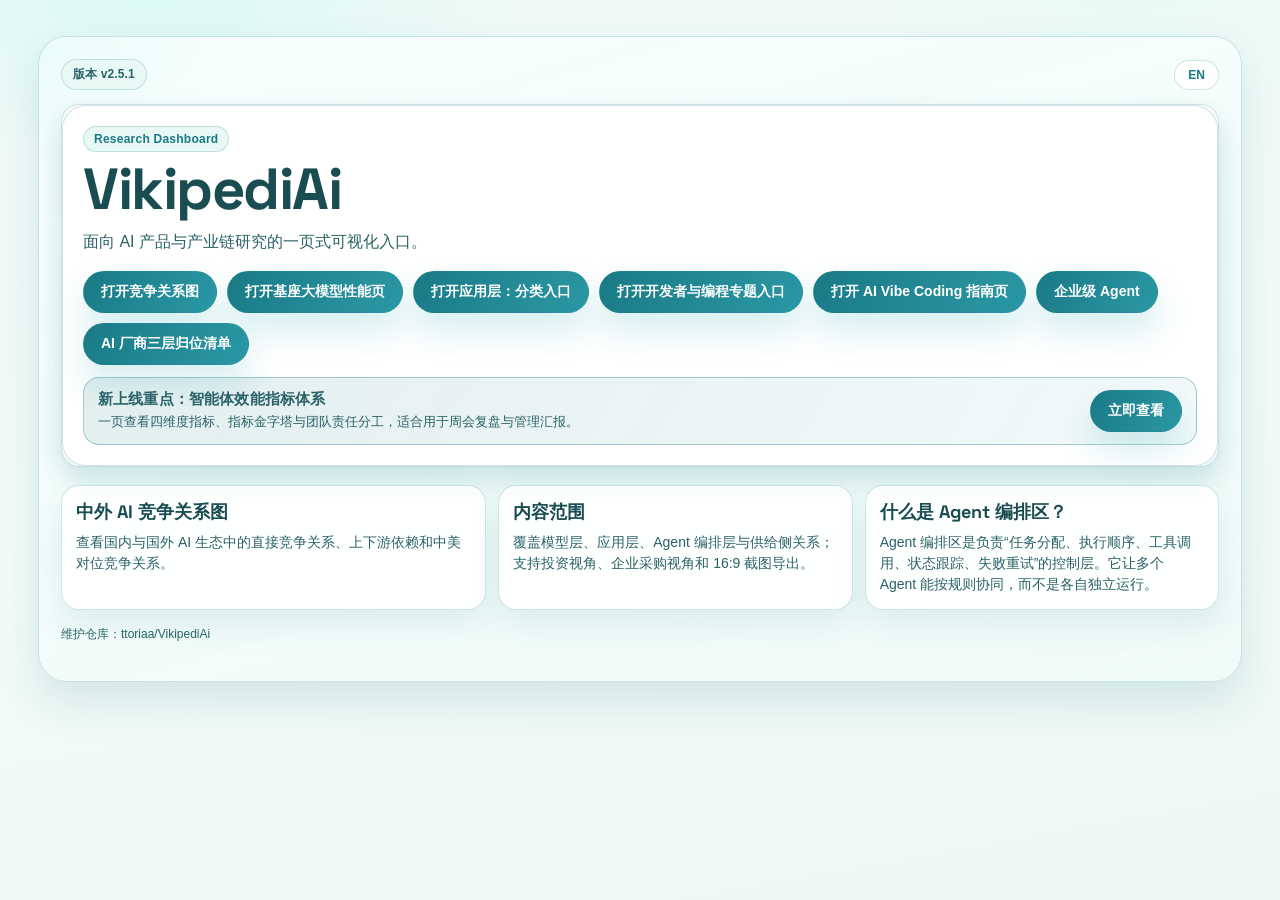
<file: index.html>
<!doctype html>
<html lang="zh-CN">
<head>
  <meta charset="utf-8" />
  <meta name="viewport" content="width=device-width, initial-scale=1" />
  <title>VikipediAi</title>
  <link rel="preconnect" href="https://fonts.googleapis.com" />
  <link rel="preconnect" href="https://fonts.gstatic.com" crossorigin />
  <link href="https://fonts.googleapis.com/css2?family=Space+Grotesk:wght@500;700&family=Noto+Sans+SC:wght@400;500;700&display=swap" rel="stylesheet" />
  <link rel="stylesheet" href="assets/global-ui.css" />
  <style>
    :root {
      --bg: #f2fbf8;
      --ink: #1a4d51;
      --muted: #2a6267;
      --line: rgba(26, 122, 134, 0.2);
      --panel: rgba(255, 255, 255, 0.92);
      --brandA: #1a7a86;
      --brandB: #2b98a5;
      --shadow: 0 20px 42px rgba(26, 122, 134, 0.14);
    }

    * { box-sizing: border-box; }

    body {
      margin: 0;
      color: #0f373a;
      font-family: "Helvetica Neue", "PingFang SC", "Microsoft YaHei", sans-serif;
      background:
        radial-gradient(560px 240px at 12% 0%, rgba(218, 248, 243, 0.94), rgba(218, 248, 243, 0) 66%),
        radial-gradient(420px 220px at 88% -2%, rgba(231, 250, 245, 0.88), rgba(231, 250, 245, 0) 64%),
        linear-gradient(170deg, #effaf7 0%, var(--bg) 52%, #edf8f4 100%);
      min-height: 100vh;
      padding: 22px;
    }

    .page {
      width: min(1040px, 100%);
      margin: 0 auto;
      border-radius: 30px;
      border: 1px solid var(--line);
      box-shadow: var(--shadow);
      background:
        radial-gradient(500px 240px at -12% 0%, rgba(225, 250, 247, 0.96), rgba(225, 250, 247, 0) 66%),
        linear-gradient(165deg, rgba(246, 255, 253, 0.98), rgba(239, 251, 248, 0.95));
      padding: 24px 24px 20px;
    }

    .topline {
      display: flex;
      justify-content: space-between;
      align-items: center;
      gap: 12px;
    }

    .badge {
      display: inline-flex;
      align-items: center;
      gap: 6px;
      border-radius: 999px;
      border: 1px solid var(--line);
      background: #e7f8f5;
      color: var(--muted);
      font-size: 12px;
      font-weight: 700;
      padding: 6px 11px;
      letter-spacing: 0.01em;
    }

    .lang {
      border-radius: 999px;
      border: 1px solid var(--line);
      background: #fff;
      color: #1a7a86;
      font-size: 12px;
      font-weight: 700;
      padding: 7px 13px;
      cursor: pointer;
      transition: transform 0.2s, box-shadow 0.2s, background-color 0.2s;
    }

    .lang:hover {
      transform: translateY(-1px);
      background: rgba(44, 168, 181, 0.1);
      box-shadow: 0 12px 24px rgba(44, 168, 181, 0.16);
    }

    .hero {
      margin-top: 14px;
      display: block;
    }

    .hero-copy {
      border: 1px solid var(--line);
      border-radius: 24px;
      background: var(--panel);
      padding: 20px;
      box-shadow: 0 12px 26px rgba(26, 122, 134, 0.1);
      opacity: 0;
      transform: translateY(14px);
      animation: shimaiHeroIn 0.55s ease forwards;
    }

    .hero-mark {
      display: inline-flex;
      align-items: center;
      border-radius: 999px;
      background: #e7f8f5;
      color: #1a7a86;
      border: 1px solid var(--line);
      font-size: 12px;
      font-weight: 700;
      padding: 5px 10px;
      margin-bottom: 8px;
      letter-spacing: 0.02em;
    }

    h1 {
      margin: 0;
      font-size: clamp(34px, 5.5vw, 58px);
      line-height: 1.03;
      letter-spacing: -0.025em;
      color: var(--ink);
      font-family: "Space Grotesk", "Helvetica Neue", "PingFang SC", sans-serif;
    }

    .subtitle {
      margin: 10px 0 0;
      font-size: 16px;
      color: var(--muted);
      line-height: 1.55;
    }

    .cards {
      margin-top: 18px;
      display: grid;
      grid-template-columns: 1.2fr 1fr 1fr;
      gap: 12px;
    }

    .card {
      border-radius: 20px;
      border: 1px solid var(--line);
      background: var(--panel);
      padding: 14px;
    }

    .card h2 {
      margin: 0 0 8px;
      font-size: 18px;
      color: #1a4d51;
      font-family: "Space Grotesk", "Helvetica Neue", "PingFang SC", sans-serif;
    }

    .card p {
      margin: 0;
      color: var(--muted);
      line-height: 1.5;
      font-size: 14px;
    }

    .actions {
      display: flex;
      flex-wrap: wrap;
      gap: 10px;
      margin-top: 16px;
    }

    .entry-spotlight {
      margin-top: 12px;
      border-radius: 16px;
      border: 1px solid rgba(26, 122, 134, 0.35);
      background: linear-gradient(120deg, rgba(26, 122, 134, 0.12), rgba(43, 152, 165, 0.06));
      padding: 12px 14px;
      display: flex;
      align-items: center;
      justify-content: space-between;
      gap: 12px;
      flex-wrap: wrap;
    }

    .entry-copy {
      min-width: 220px;
      flex: 1;
    }

    .entry-title {
      margin: 0;
      color: #14545a;
      font-size: 15px;
      font-weight: 800;
      letter-spacing: 0.01em;
    }

    .entry-desc {
      margin: 4px 0 0;
      color: #1f666e;
      font-size: 13px;
      line-height: 1.45;
    }

    .entry-cta {
      white-space: nowrap;
    }

    .btn,
    .shimai-btn {
      text-decoration: none;
      border-radius: 999px;
      padding: 11px 17px;
      font-family: "Helvetica Neue", "PingFang SC", "Microsoft YaHei", sans-serif;
      font-weight: 700;
      font-size: 14px;
      border: 1px solid var(--line);
      background: #fff;
      color: #1a7a86;
      transition: transform 0.2s, box-shadow 0.2s, background-color 0.2s;
      display: inline-block;
    }

    .btn:hover,
    .shimai-btn:hover {
      transform: translateY(-1px);
      box-shadow: 0 16px 28px rgba(44, 168, 181, 0.18);
    }

    .btn.primary,
    .shimai-btn.primary {
      color: #fff;
      border-color: transparent;
      background: linear-gradient(120deg, var(--brandA), var(--brandB));
      box-shadow: 0 18px 32px rgba(44, 168, 181, 0.2);
    }

    .btn.primary:hover,
    .shimai-btn.primary:hover {
      box-shadow: 0 20px 34px rgba(44, 168, 181, 0.26);
    }

    .footer {
      margin-top: 16px;
      color: var(--muted);
      font-size: 12px;
    }


    @keyframes shimaiHeroIn {
      0% {
        opacity: 0;
        transform: translateY(12px);
      }
      100% {
        opacity: 1;
        transform: translateY(0);
      }
    }

    @media (max-width: 820px) {
      body { padding: 12px; }
      .cards {
        grid-template-columns: 1fr;
      }
      .page {
        padding: 18px;
      }
    }

    @media (prefers-reduced-motion: reduce) {
      .hero-copy,
      .lang,
      .btn,
      .shimai-btn {
        animation: none;
        transition: none;
      }
      .hero-copy {
        opacity: 1;
        transform: none;
      }
    }
  </style>
</head>
<body>
  <main class="page">
    <div class="topline">
      <span class="badge" id="versionText">version v2.5.1</span>
      <button class="lang" id="langBtn">EN</button>
    </div>

    <section class="hero">
      <div class="hero-copy">
        <span class="hero-mark">Research Dashboard</span>
        <h1 id="title">VikipediAi</h1>
        <p class="subtitle" id="subtitle">面向 AI 产品与产业链研究的一页式可视化入口。</p>

        <div class="actions" id="rightButtons">
          <a class="shimai-btn primary" href="map.html" id="openMap">打开竞争关系图</a>
          <a class="shimai-btn primary" href="foundation_models.html" id="openFoundation">打开基座大模型性能页</a>
          <a class="shimai-btn primary" href="usecases.html#copilot" id="openAppHub">打开应用层：分类入口</a>
          <a class="shimai-btn primary" href="developer_coding_hub.html#overview" id="openDevHub">打开开发者与编程专题入口</a>
          <a class="shimai-btn primary" href="ai_vibe_coding_guide.html" id="openVibeCoding">打开 AI Vibe Coding 指南页</a>
          <a class="shimai-btn primary" href="enterprise_agent_architecture.html" id="openAgentArch">企业级 Agent</a>
          <a class="shimai-btn primary" href="ai_vendor_layer_mapping.html" id="openLayerMapping">AI 厂商三层归位清单</a>
        </div>
        <div class="entry-spotlight">
          <div class="entry-copy">
            <p class="entry-title" id="metricsSpotlightTitle">新上线重点：智能体效能指标体系</p>
            <p class="entry-desc" id="metricsSpotlightDesc">一页查看四维度指标、指标金字塔与团队责任分工，适合用于周会复盘与管理汇报。</p>
          </div>
          <a class="shimai-btn primary entry-cta" href="agent_effectiveness_metrics.html" id="openMetricsSpotlight">立即查看</a>
        </div>

      </div>
    </section>

    <section class="cards">
      <article class="card">
        <h2 id="card1Title">China vs Global AI Competition Map</h2>
        <p id="card1Desc">查看国内与国外 AI 生态中的直接竞争关系、上下游依赖和中美对位竞争关系。</p>
      </article>

      <article class="card">
        <h2 id="card2Title">What is included</h2>
        <p id="card2Desc">覆盖模型层、应用层、Agent 编排层与供给侧关系；支持投资视角、企业采购视角和 16:9 截图导出。</p>
      </article>

      <article class="card">
        <h2 id="card3Title">什么是 Agent 编排区？</h2>
        <p id="card3Desc">Agent 编排区是负责“任务分配、执行顺序、工具调用、状态跟踪、失败重试”的控制层。它让多个 Agent 能按规则协同，而不是各自独立运行。</p>
      </article>
    </section>

    <p class="footer" id="footer">Maintained in repository ttoriaa/VikipediAi</p>
  </main>

  <script>
    (function () {
      const i18n = {
        zh: {
          version: "版本 v2.5.1",
          subtitle: "面向 AI 产品与产业链研究的一页式可视化入口。",
          card1Title: "中外 AI 竞争关系图",
          card1Desc: "查看国内与国外 AI 生态中的直接竞争关系、上下游依赖和中美对位竞争关系。",
          card2Title: "内容范围",
          card2Desc: "覆盖模型层、应用层、Agent 编排层与供给侧关系；支持投资视角、企业采购视角和 16:9 截图导出。",
          card3Title: "什么是 Agent 编排区？",
          card3Desc: "Agent 编排区是负责“任务分配、执行顺序、工具调用、状态跟踪、失败重试”的控制层。它让多个 Agent 能按规则协同，而不是各自独立运行。",
          openMap: "打开竞争关系图",
          openFoundation: "打开基座大模型性能页",
          openAppHub: "打开应用层：分类入口",
          openDevHub: "打开开发者与编程专题入口",
          openVibeCoding: "打开 AI Vibe Coding 指南页",
          openAgentArch: "企业级 Agent",
          openLayerMapping: "AI 厂商三层归位清单",
          metricsSpotlightTitle: "新上线重点：智能体效能指标体系",
          metricsSpotlightDesc: "一页查看四维度指标、指标金字塔与团队责任分工，适合用于周会复盘与管理汇报。",
          openMetricsSpotlight: "立即查看",
          footer: "维护仓库：ttoriaa/VikipediAi"
        },
        en: {
          version: "version v2.5.1",
          subtitle: "A one-page visual entry point for AI product and value-chain research.",
          card1Title: "China vs Global AI Competition Map",
          card1Desc: "Explore direct competition, upstream dependencies, and China-US head-to-head rivalries in one map.",
          card2Title: "Coverage",
          card2Desc: "Includes model layer, app layer, agent orchestration, and supply-side links; with investor/procurement views and 16:9 export.",
          card3Title: "What Is the Agent Orchestration Layer?",
          card3Desc: "It is the control layer for task routing, execution order, tool use, state tracking, and retries. It enables multiple agents to collaborate under shared rules instead of working in isolation.",
          openMap: "Open Competition Map",
          openFoundation: "Open Foundation LLM Performance Page",
          openAppHub: "Open Application Layer Entry",
          openDevHub: "Open Developer and Coding Topic Hub",
          openVibeCoding: "Open AI Vibe Coding Guide",
          openAgentArch: "Enterprise Agent",
          openLayerMapping: "Open AI Vendor Three-Layer Mapping",
          metricsSpotlightTitle: "New Highlight: Agent Effectiveness Metrics",
          metricsSpotlightDesc: "See the four-dimension framework, KPI pyramid, and team ownership in one page for weekly reviews and management updates.",
          openMetricsSpotlight: "View Now",
          footer: "Maintained in repository: ttoriaa/VikipediAi"
        },
        de: {
          version: "Version v2.5.1",
          subtitle: "Ein einseitiger visueller Einstieg fuer die Forschung zu KI-Produkten und Wertschoepfungsketten.",
          card1Title: "Wettbewerbskarte KI: China vs. Global",
          card1Desc: "Direkter Wettbewerb, Upstream-Abhaengigkeiten und China-USA-Gegenueberstellung in einer Karte.",
          card2Title: "Abdeckung",
          card2Desc: "Umfasst Modellschicht, Anwendungsschicht, Agent-Orchestrierung und Angebotsseite; mit Investor-/Einkaufsperspektive und 16:9-Export.",
          card3Title: "Was ist die Agent-Orchestrierungsschicht?",
          card3Desc: "Sie ist die Steuerungsschicht fuer Aufgabenrouting, Ausfuehrungsreihenfolge, Tool-Aufrufe, Statusverfolgung und Wiederholungen. So koennen mehrere Agenten nach gemeinsamen Regeln zusammenarbeiten.",
          openMap: "Wettbewerbskarte oeffnen",
          openFoundation: "Seite zur Leistung von Foundation-LLMs oeffnen",
          openAppHub: "Einstieg Anwendungsschicht oeffnen",
          openDevHub: "Entwickler- und Coding-Hub oeffnen",
          openVibeCoding: "AI Vibe Coding Leitfaden oeffnen",
          openAgentArch: "Enterprise Agent",
          openLayerMapping: "Drei-Schichten-Mapping der KI-Anbieter",
          metricsSpotlightTitle: "Neues Highlight: Agenten-Effektivitaetsmetriken",
          metricsSpotlightDesc: "Vier Dimensionen, KPI-Pyramide und Teamverantwortung auf einer Seite fuer Wochenreview und Management-Updates.",
          openMetricsSpotlight: "Jetzt ansehen",
          footer: "Repository: ttoriaa/VikipediAi"
        }
      };

      let lang = "zh";
      const langOrder = ["zh", "en", "de"];
      const langBtn = document.getElementById("langBtn");
      const versionText = document.getElementById("versionText");
      const subtitle = document.getElementById("subtitle");
      const card1Title = document.getElementById("card1Title");
      const card1Desc = document.getElementById("card1Desc");
      const card2Title = document.getElementById("card2Title");
      const card2Desc = document.getElementById("card2Desc");
      const card3Title = document.getElementById("card3Title");
      const card3Desc = document.getElementById("card3Desc");
      const openMap = document.getElementById("openMap");
      const openFoundation = document.getElementById("openFoundation");
      const openAppHub = document.getElementById("openAppHub");
      const openDevHub = document.getElementById("openDevHub");
      const openVibeCoding = document.getElementById("openVibeCoding");
      const openAgentArch = document.getElementById("openAgentArch");
      const openLayerMapping = document.getElementById("openLayerMapping");
      const metricsSpotlightTitle = document.getElementById("metricsSpotlightTitle");
      const metricsSpotlightDesc = document.getElementById("metricsSpotlightDesc");
      const openMetricsSpotlight = document.getElementById("openMetricsSpotlight");
      const footer = document.getElementById("footer");
      function getNextLang(current) {
        const idx = langOrder.indexOf(current);
        return langOrder[(idx + 1) % langOrder.length];
      }

      function getLangButtonLabel(nextLang) {
        if (nextLang === "zh") {
          return "中文";
        }
        if (nextLang === "en") {
          return "EN";
        }
        return "DE";
      }

      function getHtmlLangCode(value) {
        if (value === "zh") {
          return "zh-CN";
        }
        if (value === "de") {
          return "de";
        }
        return "en";
      }

      function apply() {
        const t = i18n[lang];
        versionText.textContent = t.version;
        subtitle.textContent = t.subtitle;
        card1Title.textContent = t.card1Title;
        card1Desc.textContent = t.card1Desc;
        card2Title.textContent = t.card2Title;
        card2Desc.textContent = t.card2Desc;
        card3Title.textContent = t.card3Title;
        card3Desc.textContent = t.card3Desc;
        openMap.textContent = t.openMap;
        openFoundation.textContent = t.openFoundation;
        openAppHub.textContent = t.openAppHub;
        openDevHub.textContent = t.openDevHub;
        openVibeCoding.textContent = t.openVibeCoding;
        openAgentArch.textContent = t.openAgentArch;
        openLayerMapping.textContent = t.openLayerMapping;
        metricsSpotlightTitle.textContent = t.metricsSpotlightTitle;
        metricsSpotlightDesc.textContent = t.metricsSpotlightDesc;
        openMetricsSpotlight.textContent = t.openMetricsSpotlight;
        footer.textContent = t.footer;
        langBtn.textContent = getLangButtonLabel(getNextLang(lang));
        document.documentElement.lang = getHtmlLangCode(lang);
      }

      langBtn.addEventListener("click", function () {
        lang = getNextLang(lang);
        apply();
      });

      apply();
    })();
  </script>
  <script src="assets/global-ui.js"></script>
</body>
</html>
</file>
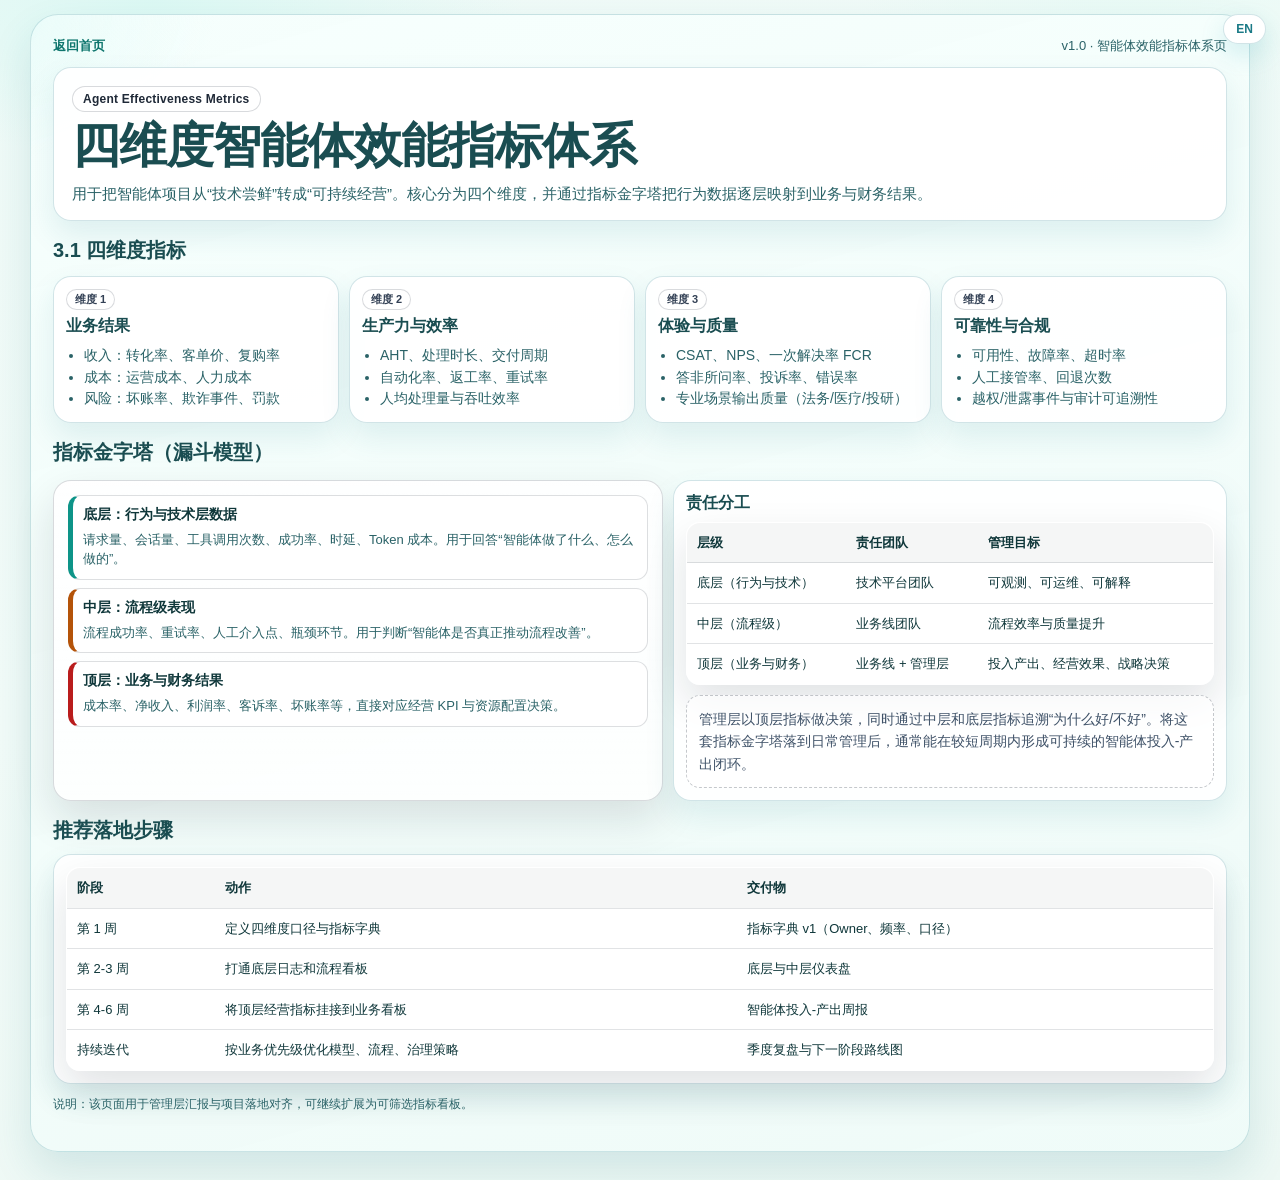
<file: agent_effectiveness_metrics.html>
<!doctype html>
<html lang="zh-CN">
<head>
  <meta charset="utf-8" />
  <meta name="viewport" content="width=device-width, initial-scale=1" />
  <title>智能体效能指标体系</title>
  <style>
    :root {
      --bg0: #f4f8fb;
      --bg1: #eaf2f7;
      --ink: #0f1c2b;
      --muted: #3f5268;
      --line: rgba(15, 28, 43, 0.16);
      --panel: rgba(255, 255, 255, 0.9);
      --brand-a: #0f766e;
      --brand-b: #1d4ed8;
      --ok: #0d9488;
      --warn: #b45309;
      --risk: #b91c1c;
      --shadow: 0 18px 42px rgba(15, 28, 43, 0.12);
    }

    * { box-sizing: border-box; }

    body {
      margin: 0;
      color: var(--ink);
      font-family: "Noto Sans SC", "PingFang SC", "Microsoft YaHei", sans-serif;
      background:
        radial-gradient(900px 500px at 8% -8%, #d8efe8 0%, rgba(216, 239, 232, 0) 56%),
        radial-gradient(920px 520px at 96% 0%, #dfe9ff 0%, rgba(223, 233, 255, 0) 55%),
        linear-gradient(165deg, var(--bg0), var(--bg1));
      min-height: 100vh;
    }

    .page {
      max-width: 1220px;
      margin: 0 auto;
      padding: 24px 18px 36px;
    }

    .topbar {
      display: flex;
      justify-content: space-between;
      align-items: center;
      gap: 10px;
      margin-bottom: 14px;
      color: var(--muted);
      font-size: 13px;
    }

    .back {
      text-decoration: none;
      color: #0f766e;
      font-weight: 700;
    }

    .hero {
      border: 1px solid var(--line);
      border-radius: 24px;
      background: var(--panel);
      box-shadow: var(--shadow);
      padding: 18px 18px 14px;
    }

    .tag {
      display: inline-flex;
      align-items: center;
      border-radius: 999px;
      border: 1px solid rgba(15, 28, 43, 0.16);
      background: #fff;
      color: #1f2937;
      font-size: 12px;
      font-weight: 700;
      letter-spacing: 0.02em;
      padding: 5px 10px;
      margin-bottom: 8px;
    }

    h1 {
      margin: 0;
      font-size: clamp(30px, 4.5vw, 48px);
      line-height: 1.08;
      letter-spacing: -0.02em;
      font-family: "Space Grotesk", "Noto Sans SC", sans-serif;
    }

    .subtitle {
      margin: 10px 0 0;
      color: var(--muted);
      line-height: 1.6;
      font-size: 15px;
      max-width: 960px;
    }

    .section-title {
      margin: 16px 0 10px;
      font-size: 20px;
      font-family: "Space Grotesk", "Noto Sans SC", sans-serif;
    }

    .grid-4 {
      display: grid;
      grid-template-columns: repeat(4, minmax(0, 1fr));
      gap: 10px;
      margin-top: 12px;
    }

    .card {
      border-radius: 16px;
      border: 1px solid var(--line);
      background: var(--panel);
      box-shadow: var(--shadow);
      padding: 12px;
    }

    .card h3 {
      margin: 0 0 8px;
      font-size: 16px;
      font-family: "Space Grotesk", "Noto Sans SC", sans-serif;
    }

    .pill {
      display: inline-block;
      border-radius: 999px;
      padding: 2px 8px;
      margin-bottom: 6px;
      font-size: 11px;
      font-weight: 700;
      border: 1px solid rgba(15, 28, 43, 0.16);
      background: #fff;
      color: #334155;
    }

    .card ul { margin: 0; padding-left: 18px; }
    .card li { color: var(--muted); line-height: 1.55; font-size: 14px; }

    .pyramid-wrap {
      margin-top: 14px;
      display: grid;
      grid-template-columns: 1.1fr 1fr;
      gap: 10px;
    }

    .pyramid {
      border-radius: 18px;
      border: 1px solid var(--line);
      background: linear-gradient(180deg, rgba(255,255,255,0.92), rgba(255,255,255,0.8));
      padding: 14px;
      box-shadow: var(--shadow);
    }

    .layer {
      border-radius: 12px;
      border: 1px solid rgba(15, 28, 43, 0.14);
      background: #fff;
      padding: 10px;
      margin-top: 8px;
    }

    .layer:first-child { margin-top: 0; }
    .layer h4 { margin: 0 0 6px; font-size: 14px; }
    .layer p { margin: 0; color: var(--muted); font-size: 13px; line-height: 1.5; }

    .l1 { border-left: 5px solid var(--ok); }
    .l2 { border-left: 5px solid var(--warn); }
    .l3 { border-left: 5px solid var(--risk); }

    table {
      width: 100%;
      border-collapse: collapse;
      border-radius: 14px;
      overflow: hidden;
      border: 1px solid var(--line);
      background: var(--panel);
      box-shadow: var(--shadow);
    }

    th, td {
      padding: 10px;
      border-bottom: 1px solid rgba(15, 28, 43, 0.12);
      text-align: left;
      vertical-align: top;
      font-size: 13px;
      line-height: 1.5;
    }

    th {
      font-family: "Space Grotesk", "Noto Sans SC", sans-serif;
      background: rgba(15, 28, 43, 0.04);
      font-size: 13px;
    }

    .loop {
      margin-top: 10px;
      border-radius: 14px;
      border: 1px dashed rgba(15, 28, 43, 0.24);
      background: rgba(255,255,255,0.72);
      padding: 12px;
      color: var(--muted);
      font-size: 14px;
      line-height: 1.6;
    }

    .footer {
      margin-top: 12px;
      color: var(--muted);
      font-size: 12px;
    }

    @media (max-width: 980px) {
      .grid-4 { grid-template-columns: 1fr 1fr; }
      .pyramid-wrap { grid-template-columns: 1fr; }
    }

    @media (max-width: 640px) {
      .grid-4 { grid-template-columns: 1fr; }
    }
  </style>
  <link rel="stylesheet" href="assets/global-ui.css" />
</head>
<body>
  <main class="page">
    <div class="topbar">
      <a class="back" href="index.html">返回首页</a>
      <div>v1.0 · 智能体效能指标体系页</div>
    </div>

    <section class="hero">
      <div class="tag">Agent Effectiveness Metrics</div>
      <h1>四维度智能体效能指标体系</h1>
      <p class="subtitle">用于把智能体项目从“技术尝鲜”转成“可持续经营”。核心分为四个维度，并通过指标金字塔把行为数据逐层映射到业务与财务结果。</p>
    </section>

    <h2 class="section-title">3.1 四维度指标</h2>
    <section class="grid-4" aria-label="四维度指标卡片">
      <article class="card">
        <span class="pill">维度 1</span>
        <h3>业务结果</h3>
        <ul>
          <li>收入：转化率、客单价、复购率</li>
          <li>成本：运营成本、人力成本</li>
          <li>风险：坏账率、欺诈事件、罚款</li>
        </ul>
      </article>
      <article class="card">
        <span class="pill">维度 2</span>
        <h3>生产力与效率</h3>
        <ul>
          <li>AHT、处理时长、交付周期</li>
          <li>自动化率、返工率、重试率</li>
          <li>人均处理量与吞吐效率</li>
        </ul>
      </article>
      <article class="card">
        <span class="pill">维度 3</span>
        <h3>体验与质量</h3>
        <ul>
          <li>CSAT、NPS、一次解决率 FCR</li>
          <li>答非所问率、投诉率、错误率</li>
          <li>专业场景输出质量（法务/医疗/投研）</li>
        </ul>
      </article>
      <article class="card">
        <span class="pill">维度 4</span>
        <h3>可靠性与合规</h3>
        <ul>
          <li>可用性、故障率、超时率</li>
          <li>人工接管率、回退次数</li>
          <li>越权/泄露事件与审计可追溯性</li>
        </ul>
      </article>
    </section>

    <h2 class="section-title">指标金字塔（漏斗模型）</h2>
    <section class="pyramid-wrap">
      <article class="pyramid">
        <div class="layer l1">
          <h4>底层：行为与技术层数据</h4>
          <p>请求量、会话量、工具调用次数、成功率、时延、Token 成本。用于回答“智能体做了什么、怎么做的”。</p>
        </div>
        <div class="layer l2">
          <h4>中层：流程级表现</h4>
          <p>流程成功率、重试率、人工介入点、瓶颈环节。用于判断“智能体是否真正推动流程改善”。</p>
        </div>
        <div class="layer l3">
          <h4>顶层：业务与财务结果</h4>
          <p>成本率、净收入、利润率、客诉率、坏账率等，直接对应经营 KPI 与资源配置决策。</p>
        </div>
      </article>

      <article class="card">
        <h3>责任分工</h3>
        <table>
          <thead>
            <tr>
              <th>层级</th>
              <th>责任团队</th>
              <th>管理目标</th>
            </tr>
          </thead>
          <tbody>
            <tr>
              <td>底层（行为与技术）</td>
              <td>技术平台团队</td>
              <td>可观测、可运维、可解释</td>
            </tr>
            <tr>
              <td>中层（流程级）</td>
              <td>业务线团队</td>
              <td>流程效率与质量提升</td>
            </tr>
            <tr>
              <td>顶层（业务与财务）</td>
              <td>业务线 + 管理层</td>
              <td>投入产出、经营效果、战略决策</td>
            </tr>
          </tbody>
        </table>
        <div class="loop">管理层以顶层指标做决策，同时通过中层和底层指标追溯“为什么好/不好”。将这套指标金字塔落到日常管理后，通常能在较短周期内形成可持续的智能体投入-产出闭环。</div>
      </article>
    </section>

    <h2 class="section-title">推荐落地步骤</h2>
    <section class="card">
      <table>
        <thead>
          <tr>
            <th>阶段</th>
            <th>动作</th>
            <th>交付物</th>
          </tr>
        </thead>
        <tbody>
          <tr>
            <td>第 1 周</td>
            <td>定义四维度口径与指标字典</td>
            <td>指标字典 v1（Owner、频率、口径）</td>
          </tr>
          <tr>
            <td>第 2-3 周</td>
            <td>打通底层日志和流程看板</td>
            <td>底层与中层仪表盘</td>
          </tr>
          <tr>
            <td>第 4-6 周</td>
            <td>将顶层经营指标挂接到业务看板</td>
            <td>智能体投入-产出周报</td>
          </tr>
          <tr>
            <td>持续迭代</td>
            <td>按业务优先级优化模型、流程、治理策略</td>
            <td>季度复盘与下一阶段路线图</td>
          </tr>
        </tbody>
      </table>
    </section>

    <p class="footer">说明：该页面用于管理层汇报与项目落地对齐，可继续扩展为可筛选指标看板。</p>
  </main>
  <script>
    (function () {
      const STORE_KEY = "vp-site-lang";

      function getLang() {
        return (localStorage.getItem(STORE_KEY) === "en") ? "en" : "zh";
      }

      function setText(selector, text) {
        const el = document.querySelector(selector);
        if (el) el.textContent = text;
      }

      function setList(selector, items) {
        const list = document.querySelector(selector);
        if (!list) return;
        list.innerHTML = items.map(function (item) { return "<li>" + item + "</li>"; }).join("");
      }

      function apply(lang) {
        const isEn = lang === "en";
        setText(".back", isEn ? "Back Home" : "返回首页");
        setText(".topbar div", isEn ? "v1.0 · Agent Effectiveness Metrics" : "v1.0 · 智能体效能指标体系页");
        setText("h1", isEn ? "Four-Dimension Agent Effectiveness Metrics" : "四维度智能体效能指标体系");
        setText(".subtitle", isEn
          ? "This framework turns agent initiatives from technical pilots into sustainable operations. It uses four dimensions and a metrics pyramid to map behavior data to business and financial outcomes."
          : "用于把智能体项目从“技术尝鲜”转成“可持续经营”。核心分为四个维度，并通过指标金字塔把行为数据逐层映射到业务与财务结果。");

        const sectionTitles = Array.from(document.querySelectorAll(".section-title"));
        if (sectionTitles[0]) sectionTitles[0].textContent = isEn ? "3.1 Four Dimensions" : "3.1 四维度指标";
        if (sectionTitles[1]) sectionTitles[1].textContent = isEn ? "Metrics Pyramid (Funnel Model)" : "指标金字塔（漏斗模型）";
        if (sectionTitles[2]) sectionTitles[2].textContent = isEn ? "Recommended Rollout Steps" : "推荐落地步骤";

        const pills = Array.from(document.querySelectorAll(".grid-4 .pill"));
        const pillZh = ["维度 1", "维度 2", "维度 3", "维度 4"];
        const pillEn = ["Dimension 1", "Dimension 2", "Dimension 3", "Dimension 4"];
        pills.forEach(function (p, i) { p.textContent = isEn ? pillEn[i] : pillZh[i]; });

        const cardTitles = Array.from(document.querySelectorAll(".grid-4 .card h3"));
        const cardZh = ["业务结果", "生产力与效率", "体验与质量", "可靠性与合规"];
        const cardEn = ["Business Outcome", "Productivity and Efficiency", "Experience and Quality", "Reliability and Compliance"];
        cardTitles.forEach(function (n, i) { n.textContent = isEn ? cardEn[i] : cardZh[i]; });

        setList(".grid-4 .card:nth-child(1) ul", isEn ? [
          "Revenue: conversion rate, average order value, repurchase rate",
          "Cost: operating cost, labor cost",
          "Risk: bad debt rate, fraud incidents, penalties"
        ] : [
          "收入：转化率、客单价、复购率",
          "成本：运营成本、人力成本",
          "风险：坏账率、欺诈事件、罚款"
        ]);
        setList(".grid-4 .card:nth-child(2) ul", isEn ? [
          "AHT, handling duration, delivery cycle",
          "Automation rate, rework rate, retry rate",
          "Per-capita throughput and processing efficiency"
        ] : [
          "AHT、处理时长、交付周期",
          "自动化率、返工率、重试率",
          "人均处理量与吞吐效率"
        ]);
        setList(".grid-4 .card:nth-child(3) ul", isEn ? [
          "CSAT, NPS, first-contact resolution (FCR)",
          "Irrelevant-answer rate, complaint rate, error rate",
          "Output quality in professional domains (legal, medical, investment research)"
        ] : [
          "CSAT、NPS、一次解决率 FCR",
          "答非所问率、投诉率、错误率",
          "专业场景输出质量（法务/医疗/投研）"
        ]);
        setList(".grid-4 .card:nth-child(4) ul", isEn ? [
          "Availability, failure rate, timeout rate",
          "Human takeover rate, rollback count",
          "Privilege abuse/data leak incidents and audit traceability"
        ] : [
          "可用性、故障率、超时率",
          "人工接管率、回退次数",
          "越权/泄露事件与审计可追溯性"
        ]);

        const layerTitles = Array.from(document.querySelectorAll(".pyramid .layer h4"));
        const layerPs = Array.from(document.querySelectorAll(".pyramid .layer p"));
        const lTitleZh = ["底层：行为与技术层数据", "中层：流程级表现", "顶层：业务与财务结果"];
        const lTitleEn = ["Base Layer: Behavioral and Technical Data", "Middle Layer: Process Performance", "Top Layer: Business and Financial Outcomes"];
        const lBodyZh = [
          "请求量、会话量、工具调用次数、成功率、时延、Token 成本。用于回答“智能体做了什么、怎么做的”。",
          "流程成功率、重试率、人工介入点、瓶颈环节。用于判断“智能体是否真正推动流程改善”。",
          "成本率、净收入、利润率、客诉率、坏账率等，直接对应经营 KPI 与资源配置决策。"
        ];
        const lBodyEn = [
          "Request volume, session volume, tool invocations, success rate, latency, and token cost. This answers what the agent did and how it did it.",
          "Process success rate, retry rate, human intervention points, and bottlenecks. This evaluates whether the agent really improved the process.",
          "Cost ratio, net revenue, margin, complaint rate, and bad debt rate, directly linked to management KPI and resource allocation decisions."
        ];
        layerTitles.forEach(function (n, i) { n.textContent = isEn ? lTitleEn[i] : lTitleZh[i]; });
        layerPs.forEach(function (n, i) { n.textContent = isEn ? lBodyEn[i] : lBodyZh[i]; });

        setText(".pyramid-wrap .card h3", isEn ? "Ownership Model" : "责任分工");
        const ownershipTh = Array.from(document.querySelectorAll(".pyramid-wrap .card thead th"));
        const ownershipThZh = ["层级", "责任团队", "管理目标"];
        const ownershipThEn = ["Level", "Owner Team", "Management Objective"];
        ownershipTh.forEach(function (n, i) { n.textContent = isEn ? ownershipThEn[i] : ownershipThZh[i]; });

        const ownerRows = Array.from(document.querySelectorAll(".pyramid-wrap .card tbody tr"));
        const ownerZh = [
          ["底层（行为与技术）", "技术平台团队", "可观测、可运维、可解释"],
          ["中层（流程级）", "业务线团队", "流程效率与质量提升"],
          ["顶层（业务与财务）", "业务线 + 管理层", "投入产出、经营效果、战略决策"]
        ];
        const ownerEn = [
          ["Base (Behavior and Technology)", "Platform Engineering Team", "Observable, operable, explainable"],
          ["Middle (Process)", "Business Line Team", "Process efficiency and quality improvement"],
          ["Top (Business and Finance)", "Business Line + Management", "ROI, business impact, strategic decisions"]
        ];
        ownerRows.forEach(function (row, rIdx) {
          const tds = row.querySelectorAll("td");
          tds.forEach(function (td, cIdx) { td.textContent = (isEn ? ownerEn : ownerZh)[rIdx][cIdx]; });
        });

        setText(".loop", isEn
          ? "Management makes decisions with top-level metrics and traces root causes through middle and base metrics. Once this pyramid enters daily operations, teams usually form a sustainable agent input-output loop within a short cycle."
          : "管理层以顶层指标做决策，同时通过中层和底层指标追溯“为什么好/不好”。将这套指标金字塔落到日常管理后，通常能在较短周期内形成可持续的智能体投入-产出闭环。");

        const stepTh = Array.from(document.querySelectorAll("main > .card thead th"));
        const stepThZh = ["阶段", "动作", "交付物"];
        const stepThEn = ["Phase", "Action", "Deliverable"];
        stepTh.forEach(function (n, i) { n.textContent = isEn ? stepThEn[i] : stepThZh[i]; });

        const stepRows = Array.from(document.querySelectorAll("main > .card tbody tr"));
        const stepZh = [
          ["第 1 周", "定义四维度口径与指标字典", "指标字典 v1（Owner、频率、口径）"],
          ["第 2-3 周", "打通底层日志和流程看板", "底层与中层仪表盘"],
          ["第 4-6 周", "将顶层经营指标挂接到业务看板", "智能体投入-产出周报"],
          ["持续迭代", "按业务优先级优化模型、流程、治理策略", "季度复盘与下一阶段路线图"]
        ];
        const stepEn = [
          ["Week 1", "Define four-dimension metric definitions and metric dictionary", "Metric Dictionary v1 (owner, cadence, definition)"],
          ["Week 2-3", "Connect base logs with process dashboards", "Base and middle-layer dashboards"],
          ["Week 4-6", "Attach top-level business metrics to business dashboards", "Agent ROI weekly report"],
          ["Continuous", "Optimize models, process, and governance by business priority", "Quarterly review and next-phase roadmap"]
        ];
        stepRows.forEach(function (row, rIdx) {
          const tds = row.querySelectorAll("td");
          tds.forEach(function (td, cIdx) { td.textContent = (isEn ? stepEn : stepZh)[rIdx][cIdx]; });
        });

        setText(".footer", isEn
          ? "Note: this page is for management reporting and project alignment, and can be extended into a filterable metrics dashboard."
          : "说明：该页面用于管理层汇报与项目落地对齐，可继续扩展为可筛选指标看板。");
      }

      apply(getLang());
      window.addEventListener("vp:langchange", function (ev) {
        apply((ev && ev.detail && ev.detail.lang === "en") ? "en" : "zh");
      });
    })();
  </script>
  <script src="assets/global-ui.js"></script>
</body>
</html>
</file>
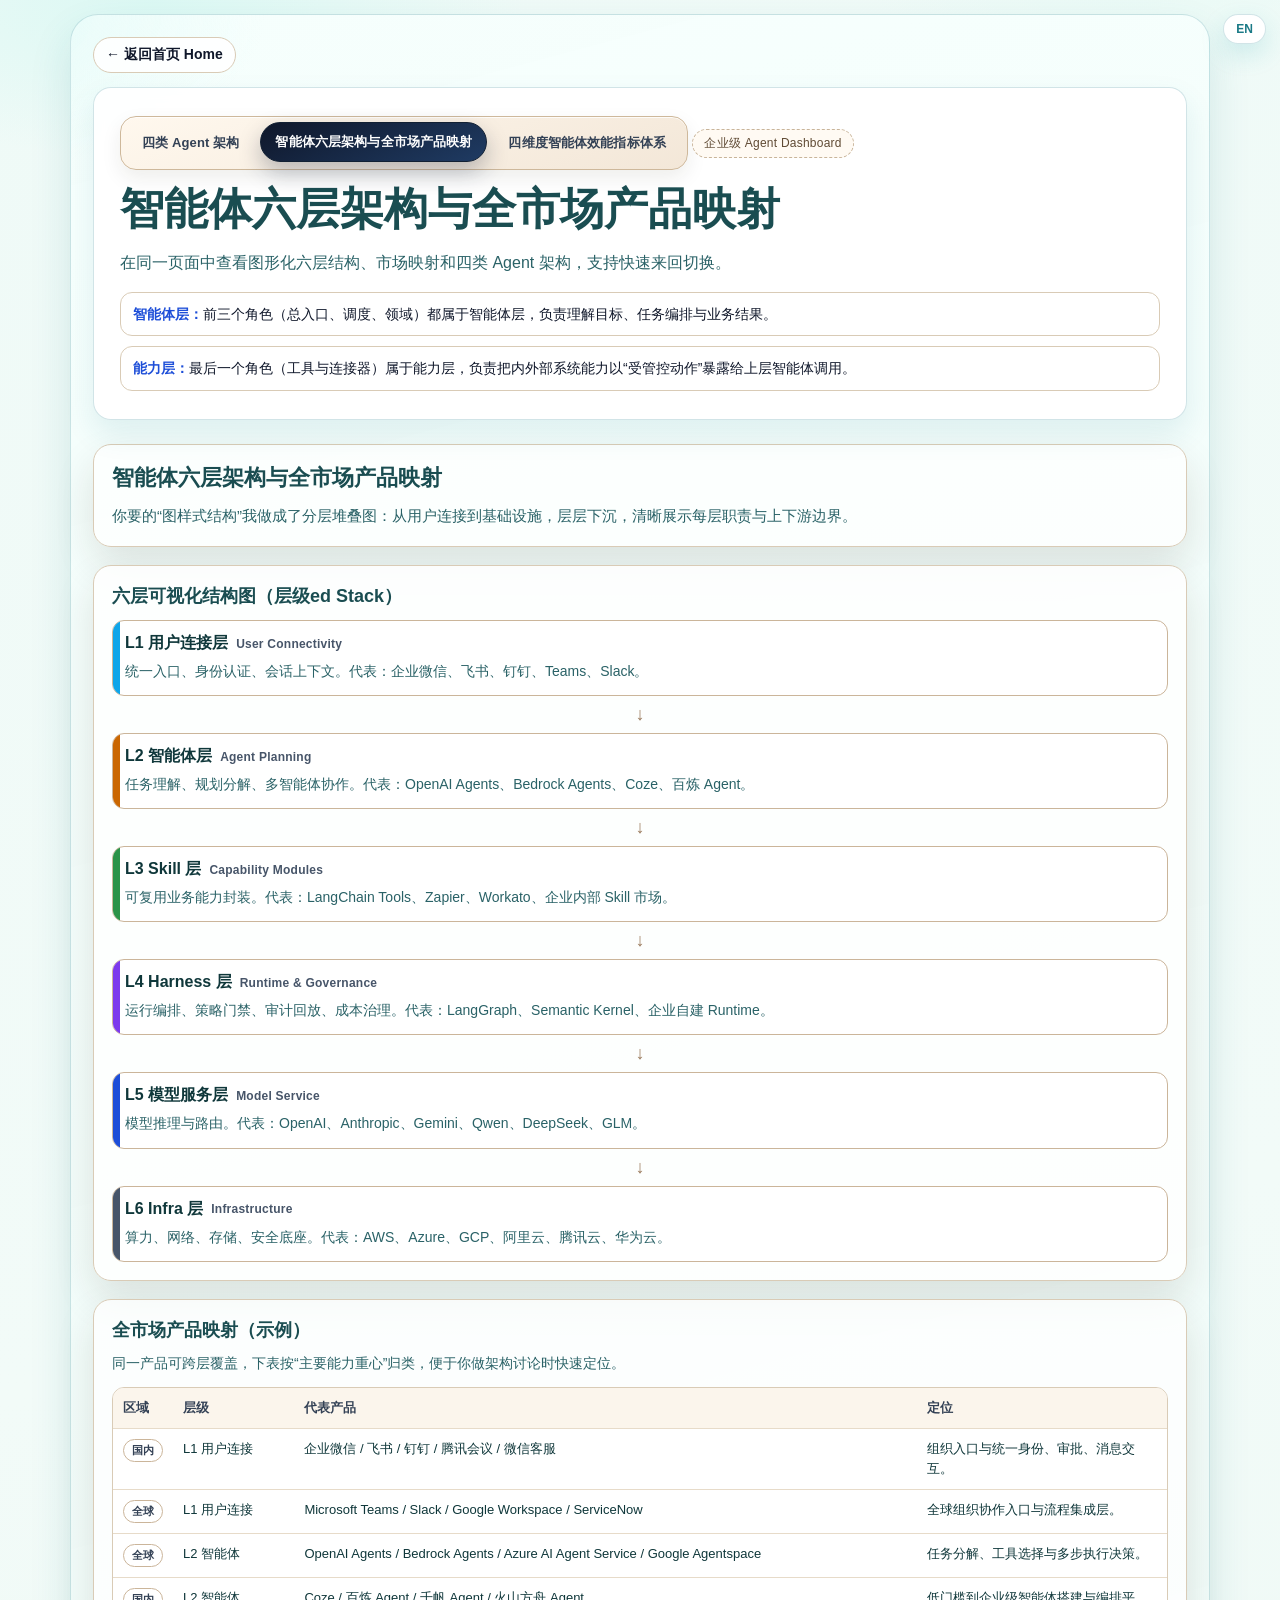
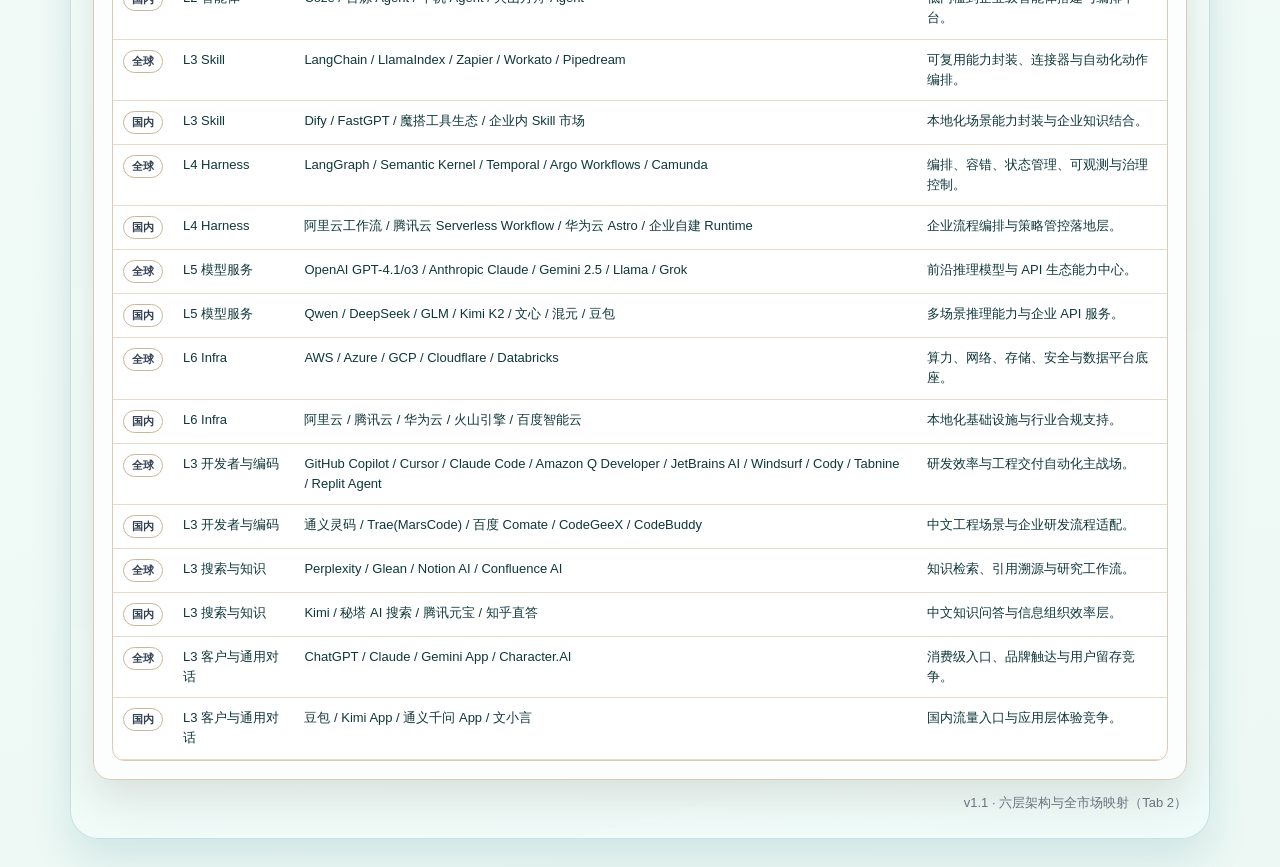
<file: agent_stack_6_layers_market_map.html>
<!doctype html>
<html lang="zh-CN">
<head>
  <meta charset="utf-8" />
  <meta name="viewport" content="width=device-width, initial-scale=1" />
  <title>页面已迁移 | 智能体六层架构与全市场产品映射</title>
  <meta http-equiv="refresh" content="0; url=enterprise_agent_architecture.html#six-layer" />
  <style>
    body {
      margin: 0;
      min-height: 100vh;
      display: grid;
      place-items: center;
      font-family: "Noto Sans SC", "PingFang SC", "Microsoft YaHei", sans-serif;
      background: #f8f6f2;
      color: #1f2933;
      padding: 24px;
    }

    .card {
      max-width: 760px;
      background: #fff;
      border: 1px solid #d9cbb6;
      border-radius: 14px;
      padding: 18px;
      box-shadow: 0 12px 28px rgba(40, 32, 17, 0.12);
      line-height: 1.65;
    }

    a {
      color: #1d4ed8;
      font-weight: 700;
    }
  </style>
  <link rel="stylesheet" href="assets/global-ui.css" />
</head>
<body>
  <main class="card">
    <h1>页面已迁移</h1>
    <p>“智能体六层架构与全市场产品映射”已合并到“企业级四类 Agent 架构”同一页面的第二个 tab。</p>
    <p>
      若未自动跳转，请点击：
      <a href="enterprise_agent_architecture.html#six-layer">打开企业级四类 Agent 架构 · 六层 tab</a>
    </p>
  </main>
  <script src="assets/global-ui.js"></script>
</body>
</html>
</file>
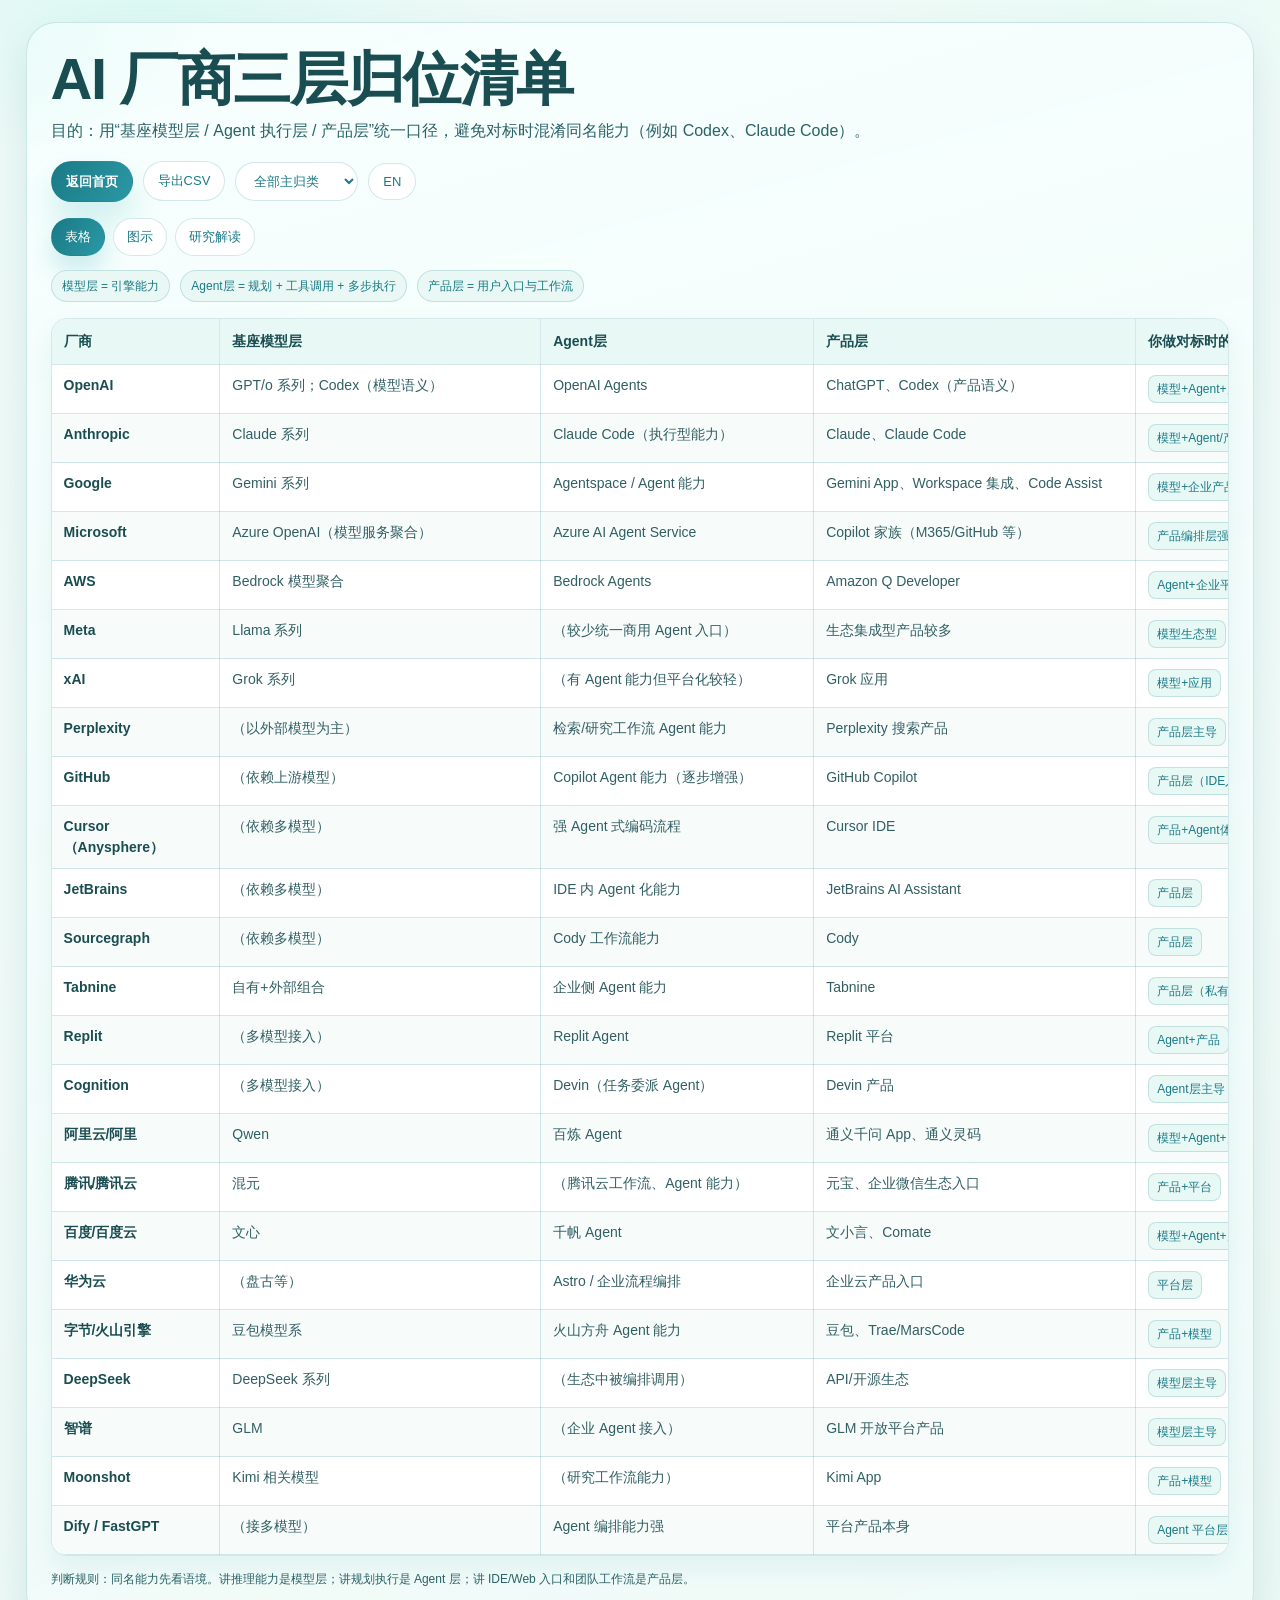
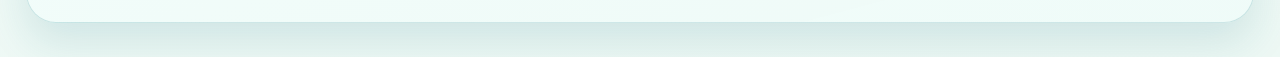
<file: ai_vendor_layer_mapping.html>
<!DOCTYPE html>
<html lang="zh-CN">
<head>
  <meta charset="UTF-8" />
  <meta name="viewport" content="width=device-width, initial-scale=1.0" />
  <title>AI 厂商三层归位清单</title>
  <style>
    :root {
      --bg: #f2fbf8;
      --panel: rgba(255, 255, 255, 0.94);
      --panel-2: rgba(239, 251, 248, 0.95);
      --text: #10393d;
      --muted: #2a6267;
      --line: rgba(26, 122, 134, 0.18);
      --head: #e7f8f5;
      --chip: #e9f8f4;
      --accent: #1a7a86;
      --accent-2: #2b98a5;
      --shadow: 0 20px 42px rgba(26, 122, 134, 0.14);
    }

    * { box-sizing: border-box; }
    body {
      margin: 0;
      color: var(--text);
      font-family: "Helvetica Neue", "PingFang SC", "Microsoft YaHei", sans-serif;
      background:
        radial-gradient(560px 240px at 12% 0%, rgba(218, 248, 243, 0.94), rgba(218, 248, 243, 0) 66%),
        radial-gradient(420px 220px at 88% -2%, rgba(231, 250, 245, 0.88), rgba(231, 250, 245, 0) 64%),
        linear-gradient(170deg, #effaf7 0%, var(--bg) 52%, #edf8f4 100%);
      line-height: 1.5;
    }

    .wrap {
      width: min(1600px, 96vw);
      margin: 22px auto 34px;
      padding: 24px 24px 22px;
      border: 1px solid var(--line);
      border-radius: 30px;
      background:
        radial-gradient(500px 240px at -12% 0%, rgba(225, 250, 247, 0.96), rgba(225, 250, 247, 0) 66%),
        linear-gradient(165deg, rgba(246, 255, 253, 0.98), rgba(239, 251, 248, 0.95));
      box-shadow: var(--shadow);
    }

    h1 {
      margin: 2px 0 10px;
      font-size: clamp(34px, 5.5vw, 58px);
      line-height: 1.03;
      letter-spacing: -0.025em;
      color: #1a4d51;
      font-family: "Space Grotesk", "Helvetica Neue", "PingFang SC", sans-serif;
    }

    .sub {
      margin: 0 0 18px;
      color: var(--muted);
      font-size: 16px;
    }

    .legend {
      display: flex;
      gap: 10px;
      flex-wrap: wrap;
      margin-bottom: 16px;
    }

    .toolbar {
      display: flex;
      gap: 10px;
      flex-wrap: wrap;
      margin-bottom: 16px;
      align-items: center;
    }

    .btn,
    .select {
      border: 1px solid var(--line);
      background: #fff;
      color: #1a7a86;
      border-radius: 999px;
      padding: 10px 14px;
      font-size: 13px;
      cursor: pointer;
    }

    .btn:hover,
    .select:hover {
      border-color: #2b98a5;
      box-shadow: 0 12px 24px rgba(44, 168, 181, 0.16);
    }

    .btn-back {
      text-decoration: none;
      display: inline-flex;
      align-items: center;
      justify-content: center;
      border-radius: 999px;
      border: 1px solid transparent;
      background: linear-gradient(120deg, var(--accent), var(--accent-2));
      color: #ffffff;
      font-weight: 700;
      box-shadow: 0 18px 32px rgba(44, 168, 181, 0.2);
    }

    .btn-back:hover {
      box-shadow: 0 20px 34px rgba(44, 168, 181, 0.26);
    }

    .tabs {
      display: flex;
      gap: 8px;
      margin-bottom: 14px;
      flex-wrap: wrap;
    }

    .tab-btn {
      border: 1px solid var(--line);
      background: #fff;
      color: #1a7a86;
      border-radius: 999px;
      padding: 9px 13px;
      font-size: 13px;
      cursor: pointer;
    }

    .tab-btn.active {
      border-color: transparent;
      color: #fff;
      background: linear-gradient(120deg, var(--accent), var(--accent-2));
      box-shadow: 0 14px 24px rgba(44, 168, 181, 0.22);
    }

    .panel {
      display: none;
    }

    .panel.active {
      display: block;
    }

    .content-grid {
      display: grid;
      grid-template-columns: repeat(2, minmax(0, 1fr));
      gap: 14px;
    }

    .hero-card {
      border: 1px solid var(--line);
      border-radius: 20px;
      background: var(--panel);
      padding: 20px;
      box-shadow: 0 12px 26px rgba(26, 122, 134, 0.1);
    }

    .hero-card h2 {
      margin: 0 0 10px;
      font-size: 24px;
      color: #1a4d51;
      font-family: "Space Grotesk", "Helvetica Neue", "PingFang SC", sans-serif;
    }

    .hero-card p {
      margin: 0;
      color: var(--muted);
      font-size: 15px;
    }

    .callout-row {
      display: grid;
      grid-template-columns: repeat(3, minmax(0, 1fr));
      gap: 12px;
    }

    .callout {
      border: 1px solid var(--line);
      border-radius: 16px;
      background: var(--panel);
      padding: 15px;
      box-shadow: 0 12px 26px rgba(26, 122, 134, 0.08);
    }

    .callout strong {
      display: block;
      margin-bottom: 6px;
      color: #1a4d51;
      font-size: 15px;
    }

    .callout span {
      color: var(--muted);
      font-size: 13px;
    }

    .content-card {
      border: 1px solid var(--line);
      border-radius: 20px;
      background: var(--panel);
      padding: 18px;
      box-shadow: 0 12px 26px rgba(26, 122, 134, 0.1);
    }

    .content-card h3 {
      margin: 0 0 10px;
      font-size: 19px;
      color: #1a4d51;
    }

    .content-card p {
      margin: 0 0 12px;
      color: var(--muted);
      font-size: 14px;
    }

    .content-card ul,
    .content-card ol {
      margin: 0;
      padding-left: 18px;
      color: #315f63;
      font-size: 14px;
    }

    .content-card li {
      margin: 6px 0;
    }

    .section-kicker {
      display: inline-block;
      margin-bottom: 12px;
      padding: 5px 10px;
      border-radius: 999px;
      background: #e7f8f5;
      border: 1px solid var(--line);
      color: #1a7a86;
      font-size: 12px;
      letter-spacing: .3px;
      font-weight: 700;
    }

    .full-span {
      grid-column: 1 / -1;
    }

    .compare-shell {
      overflow: auto;
      border: 1px solid var(--line);
      border-radius: 16px;
      background: var(--panel);
      box-shadow: 0 12px 26px rgba(26, 122, 134, 0.08);
      margin-top: 2px;
    }

    .compare-table {
      width: 100%;
      min-width: 860px;
      border-collapse: collapse;
    }

    .compare-table th,
    .compare-table td {
      text-align: left;
      padding: 10px 12px;
      border-right: 1px solid var(--line);
      border-bottom: 1px solid var(--line);
      vertical-align: top;
      font-size: 14px;
    }

    .compare-table th {
      background: #e7f8f5;
      color: #1a4d51;
    }

    .compare-table td {
      background: #ffffff;
      color: #315f63;
    }

    .compare-table tr:nth-child(even) td {
      background: #f7fcfb;
    }

    .summary-cards {
      display: grid;
      grid-template-columns: repeat(3, minmax(0, 1fr));
      gap: 12px;
    }

    .summary-card {
      border: 1px solid var(--line);
      border-radius: 16px;
      padding: 16px;
      background: var(--panel);
      box-shadow: 0 12px 26px rgba(26, 122, 134, 0.08);
    }

    .summary-card h4 {
      margin: 0 0 8px;
      color: #1a4d51;
      font-size: 16px;
    }

    .summary-card p {
      margin: 0;
      color: var(--muted);
      font-size: 14px;
    }

    .chip {
      display: inline-block;
      padding: 6px 10px;
      border-radius: 999px;
      background: var(--chip);
      color: #1a7a86;
      border: 1px solid var(--line);
      font-size: 12px;
      white-space: nowrap;
    }

    .table-shell {
      overflow: auto;
      border: 1px solid var(--line);
      border-radius: 16px;
      background: var(--panel);
      box-shadow: 0 12px 26px rgba(26, 122, 134, 0.08);
    }

    table {
      width: 100%;
      min-width: 1300px;
      border-collapse: collapse;
    }

    thead th {
      position: sticky;
      top: 0;
      z-index: 2;
      background: var(--head);
      color: #1a4d51;
      text-align: left;
      font-weight: 700;
      font-size: 14px;
      padding: 12px 12px;
      border-bottom: 1px solid var(--line);
      border-right: 1px solid var(--line);
    }

    tbody td {
      vertical-align: top;
      padding: 10px 12px;
      border-bottom: 1px solid var(--line);
      border-right: 1px solid var(--line);
      font-size: 14px;
      color: #315f63;
    }

    tbody tr:nth-child(odd) td {
      background: #ffffff;
    }

    tbody tr:nth-child(even) td {
      background: #f7fcfb;
    }

    .vendor {
      font-weight: 700;
      color: #1a4d51;
    }

    .main-tag {
      display: inline-block;
      padding: 4px 8px;
      border-radius: 8px;
      font-size: 12px;
      color: #1a7a86;
      background: #e7f8f5;
      border: 1px solid var(--line);
    }

    .note {
      margin-top: 14px;
      font-size: 12px;
      color: var(--muted);
    }

    .diagram-shell {
      border: 1px solid var(--line);
      border-radius: 16px;
      background: var(--panel);
      padding: 12px;
      min-height: 520px;
      box-shadow: 0 12px 26px rgba(26, 122, 134, 0.08);
    }

    .diagram-object {
      width: 100%;
      min-height: 520px;
      border: none;
      background: #ffffff;
      border-radius: 14px;
    }

    @media (max-width: 900px) {
      .wrap { padding: 12px; }
      .sub { font-size: 13px; }
      .content-grid { grid-template-columns: 1fr; }
      .callout-row { grid-template-columns: 1fr; }
      .summary-cards { grid-template-columns: 1fr; }
    }
  </style>
</head>
<body>
  <main class="wrap">
    <h1 data-i18n="title">AI 厂商三层归位清单</h1>
    <p class="sub" data-i18n="subtitle">目的：用“基座模型层 / Agent 执行层 / 产品层”统一口径，避免对标时混淆同名能力（例如 Codex、Claude Code）。</p>

    <div class="toolbar">
      <a class="btn btn-back" href="index.html" id="backBtn" data-i18n="backBtn">返回首页</a>
      <button class="btn" id="exportCsvBtn" data-i18n="exportCsv">导出CSV</button>
      <label>
        <select id="mainFilter" class="select" aria-label="main class filter">
          <option value="all" data-i18n="filterAll">全部主归类</option>
          <option value="model" data-i18n="filterModel">只看模型型</option>
          <option value="agent" data-i18n="filterAgent">只看Agent型</option>
          <option value="product" data-i18n="filterProduct">只看产品型</option>
        </select>
      </label>
      <button class="btn" id="langBtn">EN</button>
    </div>

    <div class="tabs">
      <button class="tab-btn active" id="tableTab" data-target="tablePanel" data-i18n="tabTable">表格</button>
      <button class="tab-btn" id="diagramTab" data-target="diagramPanel" data-i18n="tabDiagram">图示</button>
      <button class="tab-btn" id="researchTab" data-target="researchPanel" data-i18n="tabResearch">研究解读</button>
    </div>

    <div class="legend" id="legendPanel">
      <span class="chip" data-i18n="chipModel">模型层 = 引擎能力</span>
      <span class="chip" data-i18n="chipAgent">Agent层 = 规划 + 工具调用 + 多步执行</span>
      <span class="chip" data-i18n="chipProduct">产品层 = 用户入口与工作流</span>
    </div>

    <section id="tablePanel" class="panel active">
      <section class="table-shell" aria-label="AI vendor layer mapping table">
      <table>
        <thead>
          <tr>
            <th style="width: 170px;" data-i18n="thVendor">厂商</th>
            <th style="width: 330px;" data-i18n="thModel">基座模型层</th>
            <th style="width: 280px;" data-i18n="thAgent">Agent层</th>
            <th style="width: 330px;" data-i18n="thProduct">产品层</th>
            <th style="width: 220px;" data-i18n="thMain">你做对标时的主归类</th>
          </tr>
        </thead>
        <tbody>
          <tr data-main="model">
            <td class="vendor">OpenAI</td>
            <td>GPT/o 系列；Codex（模型语义）</td>
            <td>OpenAI Agents</td>
            <td>ChatGPT、Codex（产品语义）</td>
            <td><span class="main-tag">模型+Agent+产品全栈</span></td>
          </tr>
          <tr data-main="model">
            <td class="vendor">Anthropic</td>
            <td>Claude 系列</td>
            <td>Claude Code（执行型能力）</td>
            <td>Claude、Claude Code</td>
            <td><span class="main-tag">模型+Agent/产品一体</span></td>
          </tr>
          <tr data-main="model">
            <td class="vendor">Google</td>
            <td>Gemini 系列</td>
            <td>Agentspace / Agent 能力</td>
            <td>Gemini App、Workspace 集成、Code Assist</td>
            <td><span class="main-tag">模型+企业产品</span></td>
          </tr>
          <tr data-main="product">
            <td class="vendor">Microsoft</td>
            <td>Azure OpenAI（模型服务聚合）</td>
            <td>Azure AI Agent Service</td>
            <td>Copilot 家族（M365/GitHub 等）</td>
            <td><span class="main-tag">产品编排层强</span></td>
          </tr>
          <tr data-main="agent">
            <td class="vendor">AWS</td>
            <td>Bedrock 模型聚合</td>
            <td>Bedrock Agents</td>
            <td>Amazon Q Developer</td>
            <td><span class="main-tag">Agent+企业平台</span></td>
          </tr>
          <tr data-main="model">
            <td class="vendor">Meta</td>
            <td>Llama 系列</td>
            <td>（较少统一商用 Agent 入口）</td>
            <td>生态集成型产品较多</td>
            <td><span class="main-tag">模型生态型</span></td>
          </tr>
          <tr data-main="model">
            <td class="vendor">xAI</td>
            <td>Grok 系列</td>
            <td>（有 Agent 能力但平台化较轻）</td>
            <td>Grok 应用</td>
            <td><span class="main-tag">模型+应用</span></td>
          </tr>
          <tr data-main="product">
            <td class="vendor">Perplexity</td>
            <td>（以外部模型为主）</td>
            <td>检索/研究工作流 Agent 能力</td>
            <td>Perplexity 搜索产品</td>
            <td><span class="main-tag">产品层主导</span></td>
          </tr>
          <tr data-main="product">
            <td class="vendor">GitHub</td>
            <td>（依赖上游模型）</td>
            <td>Copilot Agent 能力（逐步增强）</td>
            <td>GitHub Copilot</td>
            <td><span class="main-tag">产品层（IDE入口）</span></td>
          </tr>
          <tr data-main="agent">
            <td class="vendor">Cursor（Anysphere）</td>
            <td>（依赖多模型）</td>
            <td>强 Agent 式编码流程</td>
            <td>Cursor IDE</td>
            <td><span class="main-tag">产品+Agent体验</span></td>
          </tr>
          <tr data-main="product">
            <td class="vendor">JetBrains</td>
            <td>（依赖多模型）</td>
            <td>IDE 内 Agent 化能力</td>
            <td>JetBrains AI Assistant</td>
            <td><span class="main-tag">产品层</span></td>
          </tr>
          <tr data-main="product">
            <td class="vendor">Sourcegraph</td>
            <td>（依赖多模型）</td>
            <td>Cody 工作流能力</td>
            <td>Cody</td>
            <td><span class="main-tag">产品层</span></td>
          </tr>
          <tr data-main="product">
            <td class="vendor">Tabnine</td>
            <td>自有+外部组合</td>
            <td>企业侧 Agent 能力</td>
            <td>Tabnine</td>
            <td><span class="main-tag">产品层（私有化）</span></td>
          </tr>
          <tr data-main="agent">
            <td class="vendor">Replit</td>
            <td>（多模型接入）</td>
            <td>Replit Agent</td>
            <td>Replit 平台</td>
            <td><span class="main-tag">Agent+产品</span></td>
          </tr>
          <tr data-main="agent">
            <td class="vendor">Cognition</td>
            <td>（多模型接入）</td>
            <td>Devin（任务委派 Agent）</td>
            <td>Devin 产品</td>
            <td><span class="main-tag">Agent层主导</span></td>
          </tr>
          <tr data-main="model">
            <td class="vendor">阿里云/阿里</td>
            <td>Qwen</td>
            <td>百炼 Agent</td>
            <td>通义千问 App、通义灵码</td>
            <td><span class="main-tag">模型+Agent+产品</span></td>
          </tr>
          <tr data-main="product">
            <td class="vendor">腾讯/腾讯云</td>
            <td>混元</td>
            <td>（腾讯云工作流、Agent 能力）</td>
            <td>元宝、企业微信生态入口</td>
            <td><span class="main-tag">产品+平台</span></td>
          </tr>
          <tr data-main="model">
            <td class="vendor">百度/百度云</td>
            <td>文心</td>
            <td>千帆 Agent</td>
            <td>文小言、Comate</td>
            <td><span class="main-tag">模型+Agent+产品</span></td>
          </tr>
          <tr data-main="product">
            <td class="vendor">华为云</td>
            <td>（盘古等）</td>
            <td>Astro / 企业流程编排</td>
            <td>企业云产品入口</td>
            <td><span class="main-tag">平台层</span></td>
          </tr>
          <tr data-main="product">
            <td class="vendor">字节/火山引擎</td>
            <td>豆包模型系</td>
            <td>火山方舟 Agent 能力</td>
            <td>豆包、Trae/MarsCode</td>
            <td><span class="main-tag">产品+模型</span></td>
          </tr>
          <tr data-main="model">
            <td class="vendor">DeepSeek</td>
            <td>DeepSeek 系列</td>
            <td>（生态中被编排调用）</td>
            <td>API/开源生态</td>
            <td><span class="main-tag">模型层主导</span></td>
          </tr>
          <tr data-main="model">
            <td class="vendor">智谱</td>
            <td>GLM</td>
            <td>（企业 Agent 接入）</td>
            <td>GLM 开放平台产品</td>
            <td><span class="main-tag">模型层主导</span></td>
          </tr>
          <tr data-main="product">
            <td class="vendor">Moonshot</td>
            <td>Kimi 相关模型</td>
            <td>（研究工作流能力）</td>
            <td>Kimi App</td>
            <td><span class="main-tag">产品+模型</span></td>
          </tr>
          <tr data-main="agent">
            <td class="vendor">Dify / FastGPT</td>
            <td>（接多模型）</td>
            <td>Agent 编排能力强</td>
            <td>平台产品本身</td>
            <td><span class="main-tag">Agent 平台层</span></td>
          </tr>
        </tbody>
      </table>
      </section>
    </section>

    <section id="diagramPanel" class="panel" aria-label="layer diagram panel">
      <div class="diagram-shell">
        <object id="diagramObject" class="diagram-object" data="model_agent_product_layers.svg" type="image/svg+xml"></object>
      </div>
    </section>

    <section id="researchPanel" class="panel" aria-label="agent framework research panel">
      <div class="content-grid">
        <article class="hero-card full-span">
          <h2 data-i18n="heroTitle">Agent 框架研究：从 LLM 调用器到任务执行基础设施</h2>
          <p data-i18n="heroBody">这一页用于解释 Agent 框架为什么正在成为独立软件层：它们不只是模型调用封装，而是在模型之上补齐编排、工具、记忆、状态、可观测性和治理能力。</p>
        </article>

        <div class="callout-row full-span">
          <div class="callout">
            <strong data-i18n="callout1Title">研究主结论 1</strong>
            <span data-i18n="callout1Body">真正的分水岭，不是“能不能做 demo”，而是“能不能稳定执行长任务”。</span>
          </div>
          <div class="callout">
            <strong data-i18n="callout2Title">研究主结论 2</strong>
            <span data-i18n="callout2Body">协议标准化正在把工具调用和 Agent 协作从框架私有能力，变成生态公共接口。</span>
          </div>
          <div class="callout">
            <strong data-i18n="callout3Title">研究主结论 3</strong>
            <span data-i18n="callout3Body">未来竞争重点将从 Prompt 质量，转向状态、治理、可观测性与生产部署能力。</span>
          </div>
        </div>

        <article class="content-card">
          <span class="section-kicker" data-i18n="kickerDefinition">Definition</span>
          <h3 data-i18n="r1Title">什么是 Agent 开发框架</h3>
          <p data-i18n="r1Body">Agent 开发框架是为了构建基于大语言模型的自主代理系统而设计的软件框架与运行时工具集。它不是单次问答包装，而是让系统具备目标驱动、环境感知、工具调用、多步规划、状态持久化和可治理执行能力。</p>
        </article>

        <article class="content-card">
          <span class="section-kicker" data-i18n="kickerDifference">Difference</span>
          <h3 data-i18n="r2Title">它与传统 LLM 应用的区别</h3>
          <ul>
            <li data-i18n="r2a">传统 LLM 更偏“一次生成答案”。</li>
            <li data-i18n="r2b">Agent 框架更偏“围绕目标持续执行任务”。</li>
            <li data-i18n="r2c">核心差异在于：规划、工具、状态、记忆、可观测性。</li>
          </ul>
        </article>

        <article class="content-card">
          <span class="section-kicker" data-i18n="kickerComponents">Components</span>
          <h3 data-i18n="r3Title">五个核心能力组件</h3>
          <ol>
            <li data-i18n="r3a">Agent 定义层：身份、角色、指令、权限与边界。</li>
            <li data-i18n="r3b">编排引擎：顺序、并行、路由、循环、handoff。</li>
            <li data-i18n="r3c">工具系统：API、数据库、浏览器、代码执行器、企业系统。</li>
            <li data-i18n="r3d">记忆与状态：短期记忆、长期记忆、checkpoint、恢复。</li>
            <li data-i18n="r3e">可观测性：Tracing、Logging、Eval、成本和错误定位。</li>
          </ol>
        </article>

        <article class="content-card">
          <span class="section-kicker" data-i18n="kickerProtocols">Protocols</span>
          <h3 data-i18n="r4Title">协议与理念演进</h3>
          <ul>
            <li data-i18n="r4a">MCP：标准化 LLM 与工具/数据源的连接方式。</li>
            <li data-i18n="r4b">A2A：让不同框架构建的 agent 可以互相通信与协作。</li>
            <li data-i18n="r4c">Context Engineering：从写 prompt 转向管理上下文供应链。</li>
            <li data-i18n="r4d">HITL 成熟化：从确认/拒绝升级为中断、恢复、分级审批。</li>
          </ul>
        </article>

        <article class="content-card full-span">
          <span class="section-kicker" data-i18n="kickerEvaluation">Evaluation</span>
          <h3 data-i18n="r5Title">如何评估一个 Agent 框架</h3>
          <div class="content-grid">
            <div>
              <ul>
                <li data-i18n="r5a">架构设计：抽象清晰度、表达力、可扩展性。</li>
                <li data-i18n="r5b">多 Agent 编排：协作模式、handoff、group workflow。</li>
                <li data-i18n="r5c">记忆管理：短期/长期/跨会话管理完整度。</li>
                <li data-i18n="r5d">工具与协议：MCP、A2A、自定义工具生态。</li>
              </ul>
            </div>
            <div>
              <ul>
                <li data-i18n="r5e">可观测性：trace、日志、调试、评估闭环。</li>
                <li data-i18n="r5f">部署成熟度：持久化执行、容错、伸缩、K8s/托管。</li>
                <li data-i18n="r5g">生态与社区：模型支持、集成广度、文档和活跃度。</li>
                <li data-i18n="r5h">治理与安全：权限、审批、审计、数据边界。</li>
              </ul>
            </div>
          </div>
        </article>

        <article class="content-card full-span">
          <span class="section-kicker" data-i18n="kickerComparison">Comparison</span>
          <h3 data-i18n="compareTitle">主流框架定位对比</h3>
          <div class="compare-shell">
            <table class="compare-table">
              <thead>
                <tr>
                  <th data-i18n="cmpFramework">框架</th>
                  <th data-i18n="cmpPosition">定位</th>
                  <th data-i18n="cmpStrength">强项</th>
                  <th data-i18n="cmpFit">适合场景</th>
                </tr>
              </thead>
              <tbody>
                <tr>
                  <td>LangGraph</td>
                  <td data-i18n="cmpLangGraphPos">底层 orchestration runtime</td>
                  <td data-i18n="cmpLangGraphStr">状态持久化、graph workflow、HITL、durable execution</td>
                  <td data-i18n="cmpLangGraphFit">复杂长流程、强控制、生产级 agent 系统</td>
                </tr>
                <tr>
                  <td>Microsoft Agent Framework</td>
                  <td data-i18n="cmpMafPos">生产级多 Agent 框架</td>
                  <td data-i18n="cmpMafStr">workflow、hosting、observability、enterprise integration</td>
                  <td data-i18n="cmpMafFit">企业部署、托管运行、可治理协作系统</td>
                </tr>
                <tr>
                  <td>CrewAI</td>
                  <td data-i18n="cmpCrewPos">业务协作抽象层</td>
                  <td data-i18n="cmpCrewStr">agents/crews/flows 表达简单、业务流程自动化友好</td>
                  <td data-i18n="cmpCrewFit">快速搭建多角色业务自动化</td>
                </tr>
                <tr>
                  <td>OpenAI Agents</td>
                  <td data-i18n="cmpOpenAIPos">模型厂商原生 agent 能力层</td>
                  <td data-i18n="cmpOpenAIStr">工具链短、模型协同紧、官方能力更新快</td>
                  <td data-i18n="cmpOpenAIFit">OpenAI 体系内快速落地执行型 agent</td>
                </tr>
                <tr>
                  <td>Dify</td>
                  <td data-i18n="cmpDifyPos">可视化平台产品</td>
                  <td data-i18n="cmpDifyStr">低代码、工作流、RAG、团队协作门槛低</td>
                  <td data-i18n="cmpDifyFit">业务团队落地、内部工具、应用层快速上线</td>
                </tr>
                <tr>
                  <td>AutoGen</td>
                  <td data-i18n="cmpAutoGenPos">历史影响力较强的多 Agent 研究框架</td>
                  <td data-i18n="cmpAutoGenStr">启发性强、多 Agent 模式经典、生态认知度高</td>
                  <td data-i18n="cmpAutoGenFit">研究参考、历史体系理解、多 Agent 演进对照</td>
                </tr>
              </tbody>
            </table>
          </div>
        </article>

        <article class="content-card full-span">
          <span class="section-kicker" data-i18n="kickerPositioning">Positioning</span>
          <h3 data-i18n="r6Title">主流框架一句话定位</h3>
          <ul>
            <li data-i18n="r6a">LangGraph：偏底层 orchestration runtime，强状态、强控制、强持久化。</li>
            <li data-i18n="r6b">Microsoft Agent Framework：偏生产级多 Agent 框架，强调 workflow、hosting、observability。</li>
            <li data-i18n="r6c">CrewAI：偏 agents/crews/flows 的业务协作抽象，上手快。</li>
            <li data-i18n="r6d">OpenAI Agents：偏模型厂商自带 agent 能力层，接入路径短。</li>
            <li data-i18n="r6e">Dify：偏可视化平台产品，适合低代码工作流落地。</li>
            <li data-i18n="r6f">AutoGen：历史影响力强，适合作为多 Agent 演进参考系。</li>
          </ul>
        </article>

        <div class="summary-cards full-span">
          <article class="summary-card">
            <h4 data-i18n="sum1Title">结论一：框架层正在独立</h4>
            <p data-i18n="sum1Body">Agent 框架正在从“模型调用封装”演变为独立的软件基础设施层，承接执行、治理与可观测性。</p>
          </article>
          <article class="summary-card">
            <h4 data-i18n="sum2Title">结论二：协议与状态是核心壁垒</h4>
            <p data-i18n="sum2Body">未来框架差异化会越来越集中在 MCP/A2A 支持、状态恢复、HITL 和多 Agent 编排能力上。</p>
          </article>
          <article class="summary-card">
            <h4 data-i18n="sum3Title">结论三：生产化比 Demo 更重要</h4>
            <p data-i18n="sum3Body">真正的企业价值不在于做一个会说话的 agent，而在于交付一个可审计、可持续、可部署的任务系统。</p>
          </article>
        </div>

        <article class="content-card full-span">
          <span class="section-kicker" data-i18n="kickerConclusion">Conclusion</span>
          <h3 data-i18n="r7Title">结论</h3>
          <p data-i18n="r7Body">Agent 框架的核心竞争力，不再只是“能不能做一个 demo”，而是谁能在协议互通、状态持久化、HITL、可观测性和生产治理上提供真正可落地的执行基础设施。</p>
        </article>
      </div>
    </section>

    <p class="note" data-i18n="note">判断规则：同名能力先看语境。讲推理能力是模型层；讲规划执行是 Agent 层；讲 IDE/Web 入口和团队工作流是产品层。</p>
  </main>

  <script>
    (function () {
      const i18n = {
        zh: {
          title: "AI 厂商三层归位清单",
          subtitle: "目的：用“基座模型层 / Agent 执行层 / 产品层”统一口径，避免对标时混淆同名能力（例如 Codex、Claude Code）。",
          backBtn: "返回首页",
          exportCsv: "导出CSV",
          filterAll: "全部主归类",
          filterModel: "只看模型型",
          filterAgent: "只看Agent型",
          filterProduct: "只看产品型",
          tabTable: "表格",
          tabDiagram: "图示",
          tabResearch: "研究解读",
          heroTitle: "Agent 框架研究：从 LLM 调用器到任务执行基础设施",
          heroBody: "这一页用于解释 Agent 框架为什么正在成为独立软件层：它们不只是模型调用封装，而是在模型之上补齐编排、工具、记忆、状态、可观测性和治理能力。",
          callout1Title: "研究主结论 1",
          callout1Body: "真正的分水岭，不是“能不能做 demo”，而是“能不能稳定执行长任务”。",
          callout2Title: "研究主结论 2",
          callout2Body: "协议标准化正在把工具调用和 Agent 协作从框架私有能力，变成生态公共接口。",
          callout3Title: "研究主结论 3",
          callout3Body: "未来竞争重点将从 Prompt 质量，转向状态、治理、可观测性与生产部署能力。",
          kickerDefinition: "Definition",
          kickerDifference: "Difference",
          kickerComponents: "Components",
          kickerProtocols: "Protocols",
          kickerEvaluation: "Evaluation",
          kickerComparison: "Comparison",
          kickerPositioning: "Positioning",
          kickerConclusion: "Conclusion",
          chipModel: "模型层 = 引擎能力",
          chipAgent: "Agent层 = 规划 + 工具调用 + 多步执行",
          chipProduct: "产品层 = 用户入口与工作流",
          thVendor: "厂商",
          thModel: "基座模型层",
          thAgent: "Agent层",
          thProduct: "产品层",
          thMain: "你做对标时的主归类",
          note: "判断规则：同名能力先看语境。讲推理能力是模型层；讲规划执行是 Agent 层；讲 IDE/Web 入口和团队工作流是产品层。",
          csvName: "ai_vendor_layer_mapping_zh.csv",
          r1Title: "什么是 Agent 开发框架",
          r1Body: "Agent 开发框架是为了构建基于大语言模型的自主代理系统而设计的软件框架与运行时工具集。它不是单次问答包装，而是让系统具备目标驱动、环境感知、工具调用、多步规划、状态持久化和可治理执行能力。",
          r2Title: "它与传统 LLM 应用的区别",
          r2a: "传统 LLM 更偏“一次生成答案”。",
          r2b: "Agent 框架更偏“围绕目标持续执行任务”。",
          r2c: "核心差异在于：规划、工具、状态、记忆、可观测性。",
          r3Title: "五个核心能力组件",
          r3a: "Agent 定义层：身份、角色、指令、权限与边界。",
          r3b: "编排引擎：顺序、并行、路由、循环、handoff。",
          r3c: "工具系统：API、数据库、浏览器、代码执行器、企业系统。",
          r3d: "记忆与状态：短期记忆、长期记忆、checkpoint、恢复。",
          r3e: "可观测性：Tracing、Logging、Eval、成本和错误定位。",
          r4Title: "协议与理念演进",
          r4a: "MCP：标准化 LLM 与工具/数据源的连接方式。",
          r4b: "A2A：让不同框架构建的 agent 可以互相通信与协作。",
          r4c: "Context Engineering：从写 prompt 转向管理上下文供应链。",
          r4d: "HITL 成熟化：从确认/拒绝升级为中断、恢复、分级审批。",
          r5Title: "如何评估一个 Agent 框架",
          r5a: "架构设计：抽象清晰度、表达力、可扩展性。",
          r5b: "多 Agent 编排：协作模式、handoff、group workflow。",
          r5c: "记忆管理：短期/长期/跨会话管理完整度。",
          r5d: "工具与协议：MCP、A2A、自定义工具生态。",
          r5e: "可观测性：trace、日志、调试、评估闭环。",
          r5f: "部署成熟度：持久化执行、容错、伸缩、K8s/托管。",
          r5g: "生态与社区：模型支持、集成广度、文档和活跃度。",
          r5h: "治理与安全：权限、审批、审计、数据边界。",
          compareTitle: "主流框架定位对比",
          cmpFramework: "框架",
          cmpPosition: "定位",
          cmpStrength: "强项",
          cmpFit: "适合场景",
          cmpLangGraphPos: "底层 orchestration runtime",
          cmpLangGraphStr: "状态持久化、graph workflow、HITL、durable execution",
          cmpLangGraphFit: "复杂长流程、强控制、生产级 agent 系统",
          cmpMafPos: "生产级多 Agent 框架",
          cmpMafStr: "workflow、hosting、observability、enterprise integration",
          cmpMafFit: "企业部署、托管运行、可治理协作系统",
          cmpCrewPos: "业务协作抽象层",
          cmpCrewStr: "agents/crews/flows 表达简单、业务流程自动化友好",
          cmpCrewFit: "快速搭建多角色业务自动化",
          cmpOpenAIPos: "模型厂商原生 agent 能力层",
          cmpOpenAIStr: "工具链短、模型协同紧、官方能力更新快",
          cmpOpenAIFit: "OpenAI 体系内快速落地执行型 agent",
          cmpDifyPos: "可视化平台产品",
          cmpDifyStr: "低代码、工作流、RAG、团队协作门槛低",
          cmpDifyFit: "业务团队落地、内部工具、应用层快速上线",
          cmpAutoGenPos: "历史影响力较强的多 Agent 研究框架",
          cmpAutoGenStr: "启发性强、多 Agent 模式经典、生态认知度高",
          cmpAutoGenFit: "研究参考、历史体系理解、多 Agent 演进对照",
          r6Title: "主流框架一句话定位",
          r6a: "LangGraph：偏底层 orchestration runtime，强状态、强控制、强持久化。",
          r6b: "Microsoft Agent Framework：偏生产级多 Agent 框架，强调 workflow、hosting、observability。",
          r6c: "CrewAI：偏 agents/crews/flows 的业务协作抽象，上手快。",
          r6d: "OpenAI Agents：偏模型厂商自带 agent 能力层，接入路径短。",
          r6e: "Dify：偏可视化平台产品，适合低代码工作流落地。",
          r6f: "AutoGen：历史影响力强，适合作为多 Agent 演进参考系。",
          sum1Title: "结论一：框架层正在独立",
          sum1Body: "Agent 框架正在从“模型调用封装”演变为独立的软件基础设施层，承接执行、治理与可观测性。",
          sum2Title: "结论二：协议与状态是核心壁垒",
          sum2Body: "未来框架差异化会越来越集中在 MCP/A2A 支持、状态恢复、HITL 和多 Agent 编排能力上。",
          sum3Title: "结论三：生产化比 Demo 更重要",
          sum3Body: "真正的企业价值不在于做一个会说话的 agent，而在于交付一个可审计、可持续、可部署的任务系统。",
          r7Title: "结论",
          r7Body: "Agent 框架的核心竞争力，不再只是“能不能做一个 demo”，而是谁能在协议互通、状态持久化、HITL、可观测性和生产治理上提供真正可落地的执行基础设施。"
        },
        en: {
          title: "AI Vendor Three-Layer Mapping",
          subtitle: "Goal: align terms into Foundation Model / Agent Execution / Product Layer, and avoid confusion for overlapping names like Codex and Claude Code.",
          backBtn: "Back",
          exportCsv: "Export CSV",
          filterAll: "All Main Classes",
          filterModel: "Model-focused",
          filterAgent: "Agent-focused",
          filterProduct: "Product-focused",
          tabTable: "Table",
          tabDiagram: "Diagram",
          tabResearch: "Research Notes",
          heroTitle: "Agent Framework Research: From LLM Interface Layer to Execution Infrastructure",
          heroBody: "This section frames agent frameworks as an emerging software layer in their own right. Rather than merely wrapping model calls, these systems add orchestration, tool connectivity, memory, state persistence, observability, and governance on top of foundation models.",
          callout1Title: "Key Finding 1",
          callout1Body: "The decisive distinction is no longer whether a framework can produce a demo, but whether it can execute long-running tasks with reliability and control.",
          callout2Title: "Key Finding 2",
          callout2Body: "Protocol standardization is transforming tool invocation and agent collaboration from proprietary framework features into ecosystem-level public interfaces.",
          callout3Title: "Key Finding 3",
          callout3Body: "Competitive differentiation is shifting away from prompt quality alone and toward state management, governance, observability, and production-grade deployment maturity.",
          kickerDefinition: "Definition",
          kickerDifference: "Difference",
          kickerComponents: "Components",
          kickerProtocols: "Protocols",
          kickerEvaluation: "Evaluation",
          kickerComparison: "Comparison",
          kickerPositioning: "Positioning",
          kickerConclusion: "Conclusion",
          chipModel: "Model Layer = Core Intelligence Engine",
          chipAgent: "Agent Layer = Planning + Tool Use + Multi-step Execution",
          chipProduct: "Product Layer = User Entry and Workflow",
          thVendor: "Vendor",
          thModel: "Foundation Model Layer",
          thAgent: "Agent Layer",
          thProduct: "Product Layer",
          thMain: "Primary Benchmark Category",
          note: "Rule of thumb: same name, different layer by context. Reasoning ability -> model layer; planning/execution -> agent layer; IDE/web workflow entry -> product layer.",
          csvName: "ai_vendor_layer_mapping_en.csv",
          r1Title: "What Is an Agent Framework",
          r1Body: "An agent framework is a software framework and runtime toolkit designed to build autonomous systems on top of large language models. It extends beyond one-shot chat interfaces by enabling goal-directed execution, environmental awareness, tool invocation, multi-step planning, persistent state, and governed operation.",
          r2Title: "How It Differs from Traditional LLM Apps",
          r2a: "Traditional LLM applications are generally centered on one-shot response generation.",
          r2b: "Agent frameworks are better understood as systems for continuous, goal-oriented task execution.",
          r2c: "The key differentiators are planning, tool invocation, state management, memory architecture, and observability.",
          r3Title: "Five Core Capability Blocks",
          r3a: "Agent definition: identity, role, system instructions, permissions, and behavioral boundaries.",
          r3b: "Orchestration: sequencing, parallel execution, routing, loops, and handoff patterns.",
          r3c: "Tooling: APIs, databases, browsers, code execution environments, and enterprise systems.",
          r3d: "Memory and state: short-term memory, long-term memory, checkpoints, and resumability.",
          r3e: "Observability: tracing, logging, evaluation, cost monitoring, and failure diagnosis.",
          r4Title: "Protocols and Design Evolution",
          r4a: "MCP: standardizes how LLMs connect to tools, context providers, and data sources.",
          r4b: "A2A: enables communication and coordination across agents built with different frameworks.",
          r4c: "Context Engineering: shifts emphasis from prompt writing toward disciplined context supply-chain design.",
          r4d: "Mature HITL: evolves from binary approve/reject flows into interrupt, resume, and tiered review mechanisms.",
          r5Title: "How to Evaluate an Agent Framework",
          r5a: "Architecture: clarity of abstractions, expressive power, and extensibility.",
          r5b: "Multi-agent orchestration: collaboration patterns, handoff, and group workflow support.",
          r5c: "Memory: completeness across short-term, long-term, and cross-session memory layers.",
          r5d: "Tools and protocols: MCP, A2A, and the breadth of the custom integration ecosystem.",
          r5e: "Observability: traces, logs, debugging workflows, and evaluation loops.",
          r5f: "Deployment maturity: durable execution, fault tolerance, scale, and K8s/hosted options.",
          r5g: "Ecosystem and community: model support, integrations, documentation quality, and developer activity.",
          r5h: "Governance and security: permissions, approvals, auditability, and data-boundary controls.",
          compareTitle: "Positioning Comparison of Major Frameworks",
          cmpFramework: "Framework",
          cmpPosition: "Positioning",
          cmpStrength: "Strength",
          cmpFit: "Best Fit",
          cmpLangGraphPos: "Low-level orchestration runtime",
          cmpLangGraphStr: "State persistence, graph-based workflows, HITL, and durable execution",
          cmpLangGraphFit: "Complex long-running flows, high control requirements, and production-grade agent systems",
          cmpMafPos: "Production-grade multi-agent framework",
          cmpMafStr: "Workflow orchestration, hosting, observability, and enterprise integration",
          cmpMafFit: "Enterprise deployment, hosted execution, and governable collaboration systems",
          cmpCrewPos: "Business collaboration abstraction layer",
          cmpCrewStr: "Straightforward agents/crews/flows abstractions with automation-friendly ergonomics",
          cmpCrewFit: "Rapid setup of multi-role business automations",
          cmpOpenAIPos: "Native model-vendor agent capability layer",
          cmpOpenAIStr: "Tight model coupling, short tool chain, and rapid first-party capability updates",
          cmpOpenAIFit: "Fast delivery of execution-oriented agents within the OpenAI stack",
          cmpDifyPos: "Visual platform product",
          cmpDifyStr: "Low-code workflows, RAG integration, and a low adoption barrier for teams",
          cmpDifyFit: "Business delivery, internal tools, and rapid application launch",
          cmpAutoGenPos: "Historically influential multi-agent research framework",
          cmpAutoGenStr: "High reference value, classic multi-agent patterns, and broad ecosystem recognition",
          cmpAutoGenFit: "Research reference, legacy-system understanding, and evolutionary comparison",
          r6Title: "One-line Positioning of Major Frameworks",
          r6a: "LangGraph: a low-level orchestration runtime distinguished by strong state management, control, and persistence.",
          r6b: "Microsoft Agent Framework: a production-oriented multi-agent framework built around workflows, hosting, and observability.",
          r6c: "CrewAI: a business-friendly abstraction around agents, crews, and flows with rapid onboarding characteristics.",
          r6d: "OpenAI Agents: a native agent capability layer from the model vendor with short integration paths.",
          r6e: "Dify: a visual platform product well suited to low-code workflow delivery and internal application enablement.",
          r6f: "AutoGen: historically influential and still useful as a reference point for multi-agent architectural evolution.",
          sum1Title: "Conclusion 1: The framework layer is becoming independent",
          sum1Body: "Agent frameworks are evolving from model-call wrappers into an independent software infrastructure layer for execution, governance, and observability.",
          sum2Title: "Conclusion 2: Protocols and state are the core moat",
          sum2Body: "Future differentiation is likely to concentrate on MCP/A2A support, state recovery, HITL, and multi-agent orchestration.",
          sum3Title: "Conclusion 3: Production matters more than demos",
          sum3Body: "The real enterprise value lies not in producing a conversational demo, but in delivering an auditable, durable, and deployable task system.",
          r7Title: "Conclusion",
          r7Body: "The real competitive edge of agent frameworks is no longer whether they can produce a demo, but whether they can provide deployable execution infrastructure across protocol interoperability, durable state, HITL, observability, and production governance."
        }
      };

      const mainTagI18n = {
        "模型+Agent+产品全栈": "Model + Agent + Product Full Stack",
        "模型+Agent/产品一体": "Model + Agent/Product Integrated",
        "模型+企业产品": "Model + Enterprise Product",
        "产品编排层强": "Strong Product Orchestration",
        "Agent+企业平台": "Agent + Enterprise Platform",
        "模型生态型": "Model Ecosystem",
        "模型+应用": "Model + Application",
        "产品层主导": "Product-led",
        "产品层（IDE入口）": "Product Layer (IDE Entry)",
        "产品+Agent体验": "Product + Agent Experience",
        "产品层": "Product Layer",
        "产品层（私有化）": "Product Layer (Private Deployment)",
        "Agent+产品": "Agent + Product",
        "Agent层主导": "Agent-led",
        "模型+Agent+产品": "Model + Agent + Product",
        "产品+平台": "Product + Platform",
        "平台层": "Platform Layer",
        "产品+模型": "Product + Model",
        "模型层主导": "Model-led",
        "Agent 平台层": "Agent Platform Layer"
      };

      const vendorRowI18n = {
        "OpenAI": ["OpenAI", "GPT/o series; Codex (model meaning)", "OpenAI Agents", "ChatGPT, Codex (product meaning)"],
        "Anthropic": ["Anthropic", "Claude series", "Claude Code (execution capability)", "Claude, Claude Code"],
        "Google": ["Google", "Gemini series", "Agentspace / agent capabilities", "Gemini App, Workspace integrations, Code Assist"],
        "Microsoft": ["Microsoft", "Azure OpenAI (model service aggregation)", "Azure AI Agent Service", "Copilot family (M365/GitHub, etc.)"],
        "AWS": ["AWS", "Bedrock model aggregation", "Bedrock Agents", "Amazon Q Developer"],
        "Meta": ["Meta", "Llama series", "No widely unified commercial agent entry yet", "More ecosystem-integrated products"],
        "xAI": ["xAI", "Grok series", "Has agent capabilities but lighter platformization", "Grok app"],
        "Perplexity": ["Perplexity", "Primarily uses external models", "Research/search workflow agent capabilities", "Perplexity search product"],
        "GitHub": ["GitHub", "Depends on upstream models", "Copilot agent capabilities (gradually expanding)", "GitHub Copilot"],
        "Cursor（Anysphere）": ["Cursor (Anysphere)", "Depends on multiple models", "Strong agent-style coding workflow", "Cursor IDE"],
        "JetBrains": ["JetBrains", "Depends on multiple models", "In-IDE agent capabilities", "JetBrains AI Assistant"],
        "Sourcegraph": ["Sourcegraph", "Depends on multiple models", "Cody workflow capabilities", "Cody"],
        "Tabnine": ["Tabnine", "Own + external model mix", "Enterprise-side agent capabilities", "Tabnine"],
        "Replit": ["Replit", "Multi-model access", "Replit Agent", "Replit platform"],
        "Cognition": ["Cognition", "Multi-model access", "Devin (task-delegation agent)", "Devin product"],
        "阿里云/阿里": ["Alibaba Cloud / Alibaba", "Qwen", "Bailian Agent", "Tongyi Qianwen App, Tongyi Lingma"],
        "腾讯/腾讯云": ["Tencent / Tencent Cloud", "Hunyuan", "Tencent Cloud workflows / agent capabilities", "Yuanbao, WeCom ecosystem entry"],
        "百度/百度云": ["Baidu / Baidu Cloud", "ERNIE", "Qianfan Agent", "Wenxiaoyan, Comate"],
        "华为云": ["Huawei Cloud", "Pangu and related models", "Astro / enterprise process orchestration", "Enterprise cloud product entry"],
        "字节/火山引擎": ["ByteDance / Volcano Engine", "Doubao model family", "Volcano Ark agent capabilities", "Doubao, Trae/MarsCode"],
        "DeepSeek": ["DeepSeek", "DeepSeek series", "Orchestrated through ecosystem integrations", "API / open-source ecosystem"],
        "智谱": ["Zhipu", "GLM", "Enterprise agent integrations", "GLM open platform product"],
        "Moonshot": ["Moonshot", "Kimi-related models", "Research workflow capabilities", "Kimi App"],
        "Dify / FastGPT": ["Dify / FastGPT", "Connects to multiple models", "Strong agent orchestration capability", "The platform product itself"]
      };

      const compareRowI18n = {
        "LangGraph": ["LangGraph", "Low-level orchestration runtime", "State persistence, graph workflows, HITL, durable execution", "Complex long-running flows, strong control, production-grade agent systems"],
        "Microsoft Agent Framework": ["Microsoft Agent Framework", "Production-grade multi-agent framework", "Workflow, hosting, observability, enterprise integration", "Enterprise deployment, hosted execution, governable collaboration systems"],
        "CrewAI": ["CrewAI", "Business collaboration abstraction layer", "Simple agents/crews/flows abstraction, automation-friendly", "Fast setup of multi-role business automations"],
        "OpenAI Agents": ["OpenAI Agents", "Native model-vendor agent capability layer", "Short tool chain, tight model integration, fast official updates", "Fast delivery of execution agents inside the OpenAI stack"],
        "Dify": ["Dify", "Visual platform product", "Low-code workflows, RAG, low adoption barrier for teams", "Business delivery, internal tools, rapid application launch"],
        "AutoGen": ["AutoGen", "Historically influential multi-agent research framework", "Strong inspiration value, classic multi-agent patterns, broad recognition", "Research reference, legacy-system understanding, evolutionary comparison"]
      };

      const STORAGE_KEYS = {
        lang: "ai-vendor-layer-lang",
        tab: "ai-vendor-layer-tab",
        filter: "ai-vendor-layer-filter"
      };

      const state = {
        lang: "zh",
        tab: "tablePanel",
        filter: "all"
      };

      const langBtn = document.getElementById("langBtn");
      const backBtn = document.getElementById("backBtn");
      const exportBtn = document.getElementById("exportCsvBtn");
      const mainFilter = document.getElementById("mainFilter");
      const diagramObject = document.getElementById("diagramObject");
      const tabButtons = Array.from(document.querySelectorAll(".tab-btn"));
      const panels = Array.from(document.querySelectorAll(".panel"));
      const rows = Array.from(document.querySelectorAll(".table-shell tbody tr"));
      const compareRows = Array.from(document.querySelectorAll(".compare-table tbody tr"));

      rows.forEach(function (row) {
        const tag = row.querySelector(".main-tag");
        if (!tag) return;
        tag.dataset.zh = tag.textContent.trim();
        tag.dataset.en = mainTagI18n[tag.dataset.zh] || tag.dataset.zh;

        const cells = Array.from(row.querySelectorAll("td"));
        if (cells.length < 5) return;
        const vendorKey = cells[0].textContent.trim();
        const en = vendorRowI18n[vendorKey];
        cells.forEach(function (cell) {
          cell.dataset.zh = cell.textContent.trim();
        });
        if (en) {
          cells[0].dataset.en = en[0];
          cells[1].dataset.en = en[1];
          cells[2].dataset.en = en[2];
          cells[3].dataset.en = en[3];
          cells[4].dataset.en = tag.dataset.en;
        }
      });

      compareRows.forEach(function (row) {
        const cells = Array.from(row.querySelectorAll("td"));
        if (cells.length !== 4) return;
        const key = cells[0].textContent.trim();
        const en = compareRowI18n[key];
        cells.forEach(function (cell) {
          cell.dataset.zh = cell.textContent.trim();
        });
        if (en) {
          cells.forEach(function (cell, index) {
            cell.dataset.en = en[index];
          });
        }
      });

      function restoreState() {
        const savedLang = localStorage.getItem(STORAGE_KEYS.lang);
        const savedTab = localStorage.getItem(STORAGE_KEYS.tab);
        const savedFilter = localStorage.getItem(STORAGE_KEYS.filter);

        if (savedLang === "zh" || savedLang === "en") {
          state.lang = savedLang;
        }
        if (savedTab && document.getElementById(savedTab)) {
          state.tab = savedTab;
        }
        if (savedFilter === "all" || savedFilter === "model" || savedFilter === "agent" || savedFilter === "product") {
          state.filter = savedFilter;
        }

        mainFilter.value = state.filter;
      }

      function persistState() {
        localStorage.setItem(STORAGE_KEYS.lang, state.lang);
        localStorage.setItem(STORAGE_KEYS.tab, state.tab);
        localStorage.setItem(STORAGE_KEYS.filter, state.filter);
      }

      function applyI18n() {
        const dict = i18n[state.lang];
        document.documentElement.lang = state.lang === "en" ? "en" : "zh-CN";
        document.querySelectorAll("[data-i18n]").forEach(function (el) {
          const k = el.dataset.i18n;
          if (dict[k]) el.textContent = dict[k];
        });
        langBtn.textContent = state.lang === "zh" ? "EN" : "中";

        document.querySelectorAll(".main-tag").forEach(function (tag) {
          tag.textContent = state.lang === "zh" ? tag.dataset.zh : tag.dataset.en;
        });

        rows.forEach(function (row) {
          Array.from(row.querySelectorAll("td")).forEach(function (cell, index) {
            if (index === 4) return;
            cell.textContent = state.lang === "zh" ? (cell.dataset.zh || cell.textContent) : (cell.dataset.en || cell.dataset.zh || cell.textContent);
          });
          const tag = row.querySelector(".main-tag");
          if (tag) tag.textContent = state.lang === "zh" ? tag.dataset.zh : tag.dataset.en;
        });

        compareRows.forEach(function (row) {
          Array.from(row.querySelectorAll("td")).forEach(function (cell) {
            cell.textContent = state.lang === "zh" ? (cell.dataset.zh || cell.textContent) : (cell.dataset.en || cell.dataset.zh || cell.textContent);
          });
        });

        if (diagramObject) {
          diagramObject.data = state.lang === "zh" ? "model_agent_product_layers.svg" : "model_agent_product_layers_en.svg";
        }
      }

      function applyFilter() {
        rows.forEach(function (row) {
          const show = state.filter === "all" || row.dataset.main === state.filter;
          row.style.display = show ? "" : "none";
        });
      }

      function applyTab() {
        tabButtons.forEach(function (btn) {
          const active = btn.dataset.target === state.tab;
          btn.classList.toggle("active", active);
        });
        panels.forEach(function (p) {
          p.classList.toggle("active", p.id === state.tab);
        });
        document.getElementById("legendPanel").style.display = state.tab === "tablePanel" ? "flex" : "none";
      }

      function exportVisibleCsv() {
        const headers = Array.from(document.querySelectorAll("thead th")).map(function (th) {
          return th.textContent.trim();
        });
        const body = rows
          .filter(function (row) { return row.style.display !== "none"; })
          .map(function (row) {
            return Array.from(row.querySelectorAll("td")).map(function (td) {
              const text = td.textContent.replace(/\s+/g, " ").trim();
              return '"' + text.replace(/"/g, '""') + '"';
            }).join(",");
          });

        const csv = [
          headers.map(function (h) { return '"' + h.replace(/"/g, '""') + '"'; }).join(",")
        ].concat(body).join("\n");

        const blob = new Blob(["\uFEFF" + csv], { type: "text/csv;charset=utf-8;" });
        const link = document.createElement("a");
        link.href = URL.createObjectURL(blob);
        link.download = i18n[state.lang].csvName;
        document.body.appendChild(link);
        link.click();
        document.body.removeChild(link);
      }

      langBtn.addEventListener("click", function () {
        state.lang = state.lang === "zh" ? "en" : "zh";
        persistState();
        applyI18n();
      });

      backBtn.addEventListener("click", function (event) {
        const hasInSiteReferrer = document.referrer && document.referrer.indexOf(location.origin) === 0;
        if (hasInSiteReferrer && history.length > 1) {
          event.preventDefault();
          history.back();
        }
      });

      mainFilter.addEventListener("change", function () {
        state.filter = mainFilter.value;
        persistState();
        applyFilter();
      });

      exportBtn.addEventListener("click", exportVisibleCsv);

      tabButtons.forEach(function (btn) {
        btn.addEventListener("click", function () {
          state.tab = btn.dataset.target;
          persistState();
          applyTab();
        });
      });

      restoreState();
      applyI18n();
      applyFilter();
      applyTab();
    })();
  </script>
</body>
</html>
</file>
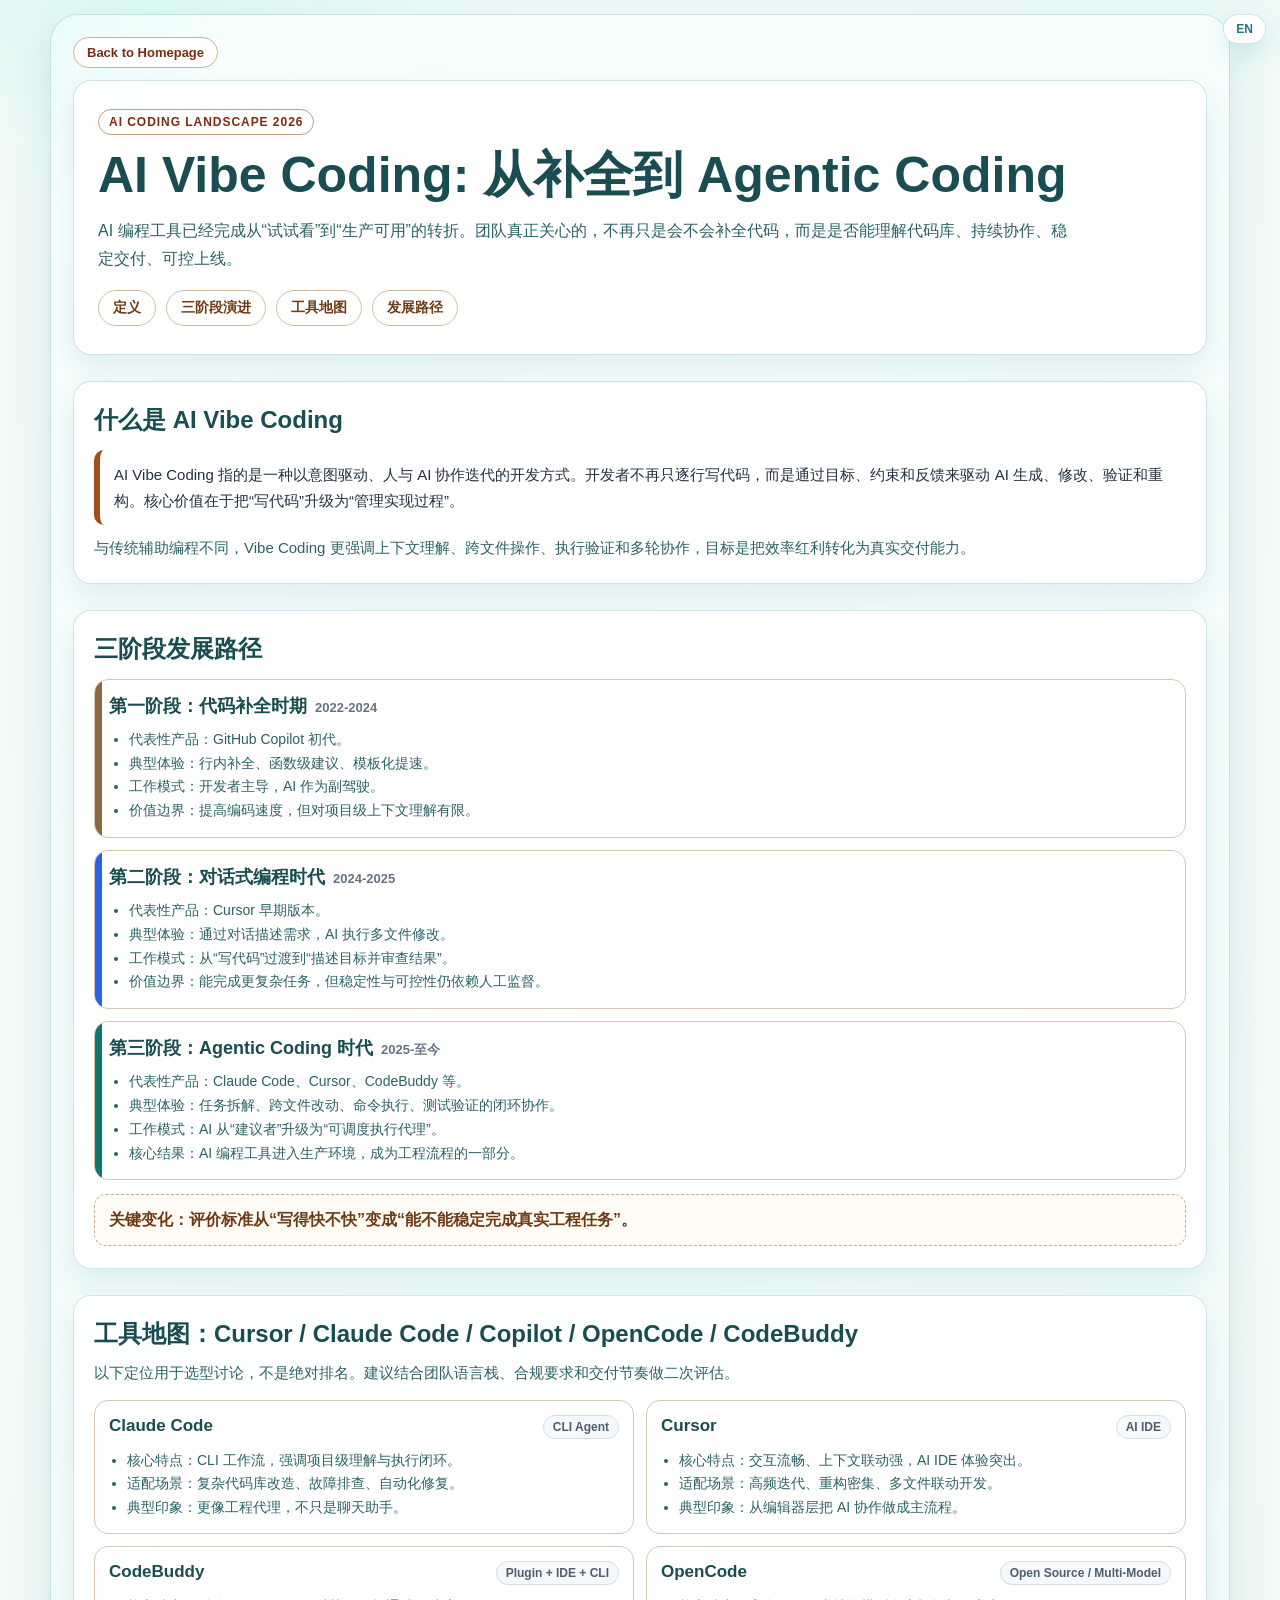
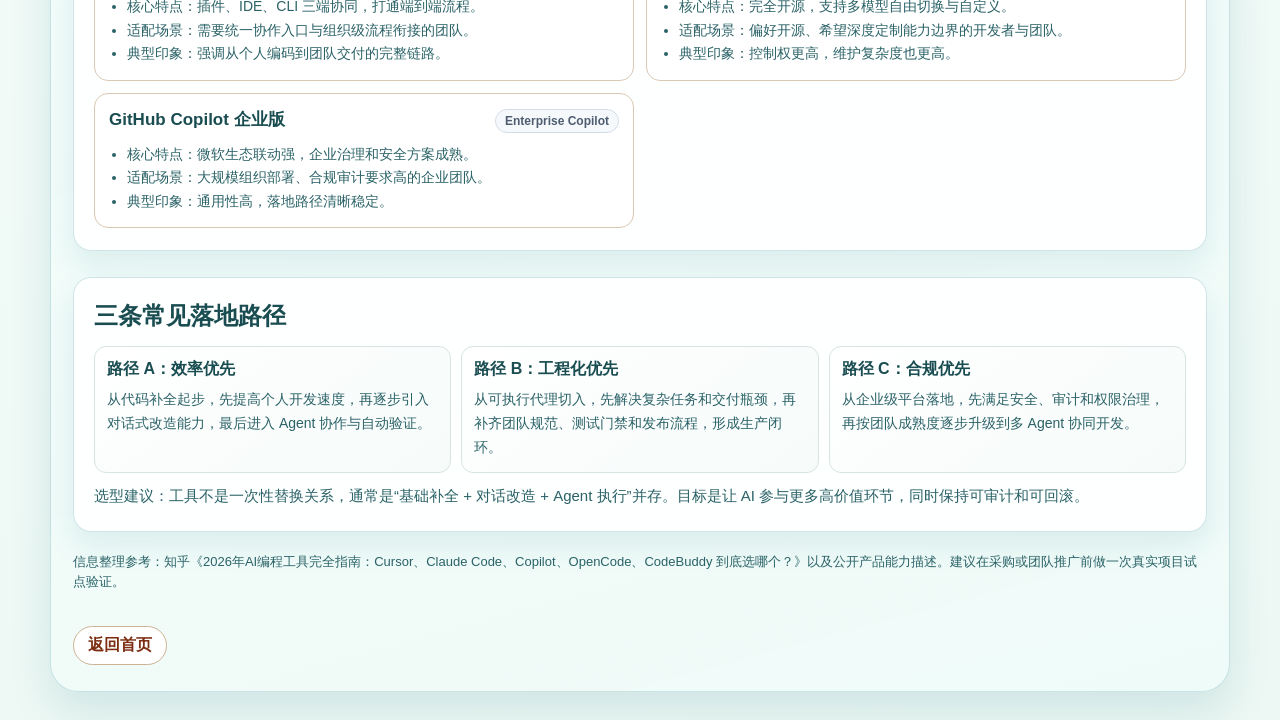
<file: ai_vibe_coding_guide.html>
<!doctype html>
<html lang="zh-CN">
<head>
  <meta charset="UTF-8" />
  <meta name="viewport" content="width=device-width, initial-scale=1.0" />
  <title>AI Vibe Coding 完全指南</title>
  <style>
    :root {
      --bg-1: #f7f3eb;
      --bg-2: #fffdf8;
      --text: #1f2937;
      --muted: #5b6472;
      --line: #d9c8b0;
      --card: rgba(255, 255, 255, 0.84);
      --brand: #a14f20;
      --brand-2: #0d6b78;
      --stage-1: #8a6a42;
      --stage-2: #2563eb;
      --stage-3: #0f766e;
      --shadow: 0 16px 36px rgba(48, 38, 26, 0.12);
      --radius: 18px;
    }

    * {
      box-sizing: border-box;
    }

    body {
      margin: 0;
      color: var(--text);
      font-family: "IBM Plex Sans SC", "Noto Sans SC", "PingFang SC", "Microsoft YaHei", sans-serif;
      background:
        radial-gradient(900px 580px at 0% -10%, #f3d9b2 0%, transparent 52%),
        radial-gradient(760px 500px at 105% 2%, #c8e4df 0%, transparent 50%),
        linear-gradient(155deg, var(--bg-1), var(--bg-2));
      min-height: 100vh;
    }

    .container {
      max-width: 1180px;
      margin: 0 auto;
      padding: 36px 20px 72px;
    }

    .top-nav {
      margin-bottom: 12px;
    }

    .back-top {
      display: inline-block;
      text-decoration: none;
      border: 1px solid #cfb291;
      border-radius: 999px;
      padding: 7px 13px;
      color: #7c2d12;
      background: #fff;
      font-weight: 600;
      font-size: 13px;
    }

    .back-top:hover {
      border-color: #ac6d40;
      transform: translateY(-1px);
    }

    .hero {
      background: var(--card);
      border: 1px solid var(--line);
      border-radius: calc(var(--radius) + 8px);
      box-shadow: var(--shadow);
      backdrop-filter: blur(10px);
      padding: 28px 24px;
      animation: fadeUp 500ms ease;
    }

    .eyebrow {
      display: inline-block;
      font-size: 12px;
      letter-spacing: 0.08em;
      text-transform: uppercase;
      border: 1px solid #c39d7e;
      border-radius: 999px;
      padding: 5px 10px;
      background: #fff;
      margin-bottom: 12px;
      color: #7c2d12;
      font-weight: 700;
    }

    h1 {
      margin: 0;
      font-size: clamp(28px, 4.2vw, 50px);
      line-height: 1.12;
    }

    .lead {
      margin: 14px 0 0;
      font-size: 16px;
      line-height: 1.72;
      color: var(--muted);
      max-width: 980px;
    }

    .hero-links {
      margin-top: 18px;
      display: flex;
      flex-wrap: wrap;
      gap: 10px;
    }

    .chip {
      display: inline-flex;
      align-items: center;
      gap: 8px;
      border: 1px solid #d4bc9f;
      border-radius: 999px;
      padding: 8px 14px;
      text-decoration: none;
      color: #6f3b16;
      background: rgba(255, 255, 255, 0.9);
      font-weight: 600;
      font-size: 14px;
    }

    .chip:hover {
      border-color: #b67f54;
      transform: translateY(-1px);
    }

    .section {
      margin-top: 26px;
      background: var(--card);
      border: 1px solid var(--line);
      border-radius: var(--radius);
      box-shadow: var(--shadow);
      padding: 22px 20px;
      animation: fadeUp 620ms ease;
    }

    .section h2 {
      margin: 0;
      font-size: 24px;
    }

    .section p {
      margin: 10px 0 0;
      color: var(--muted);
      line-height: 1.72;
      font-size: 15px;
    }

    .definition {
      margin-top: 14px;
      border-left: 6px solid var(--brand);
      padding: 12px 14px;
      background: #fff;
      border-radius: 10px;
      line-height: 1.7;
      color: #243041;
      font-size: 15px;
    }

    .timeline {
      margin-top: 14px;
      display: grid;
      gap: 12px;
    }

    .stage {
      border: 1px solid var(--line);
      border-radius: 14px;
      background: #fff;
      padding: 14px;
      position: relative;
      overflow: hidden;
    }

    .stage::before {
      content: "";
      position: absolute;
      left: 0;
      top: 0;
      bottom: 0;
      width: 7px;
    }

    .stage.stage-1::before { background: var(--stage-1); }
    .stage.stage-2::before { background: var(--stage-2); }
    .stage.stage-3::before { background: var(--stage-3); }

    .stage-title {
      margin: 0;
      font-size: 18px;
      display: flex;
      flex-wrap: wrap;
      gap: 8px;
      align-items: baseline;
    }

    .stage-title span {
      font-size: 13px;
      color: #687284;
      font-weight: 600;
    }

    .stage ul {
      margin: 10px 0 0;
      padding-left: 20px;
      color: #4a5566;
      line-height: 1.7;
      font-size: 14px;
    }

    .signal {
      margin-top: 14px;
      border-radius: 12px;
      border: 1px dashed #c9ad91;
      background: #fffbf5;
      padding: 12px 14px;
      color: #6f3b16;
      font-weight: 600;
      line-height: 1.6;
    }

    .tools-grid {
      margin-top: 14px;
      display: grid;
      gap: 12px;
      grid-template-columns: repeat(1, minmax(0, 1fr));
    }

    .tool-card {
      border: 1px solid #d8c8b2;
      border-radius: 14px;
      background: #fff;
      padding: 14px;
    }

    .tool-head {
      margin: 0;
      display: flex;
      justify-content: space-between;
      gap: 10px;
      align-items: baseline;
      flex-wrap: wrap;
      font-size: 17px;
    }

    .tool-type {
      font-size: 12px;
      color: #4f5d70;
      border: 1px solid #d4dde7;
      border-radius: 999px;
      padding: 4px 9px;
      background: #f6f9fc;
      white-space: nowrap;
    }

    .tool-card ul {
      margin: 10px 0 0;
      padding-left: 18px;
      color: #4c596b;
      line-height: 1.68;
      font-size: 14px;
    }

    .path {
      margin-top: 14px;
      display: grid;
      gap: 10px;
      grid-template-columns: repeat(1, minmax(0, 1fr));
    }

    .path-box {
      border: 1px solid #d6e5e3;
      border-radius: 12px;
      padding: 12px;
      background: linear-gradient(145deg, #ffffff, #f6fbfa);
    }

    .path-box h3 {
      margin: 0;
      font-size: 16px;
      color: var(--brand-2);
    }

    .path-box p {
      margin: 8px 0 0;
      font-size: 14px;
      color: #4d5f66;
      line-height: 1.7;
    }

    .footer-note {
      margin-top: 20px;
      color: #6b7280;
      font-size: 13px;
      line-height: 1.6;
    }

    .back {
      margin-top: 20px;
      display: inline-block;
      text-decoration: none;
      border: 1px solid #cfb291;
      border-radius: 999px;
      padding: 8px 14px;
      color: #7c2d12;
      background: #fff;
      font-weight: 600;
    }

    .back:hover {
      border-color: #ac6d40;
      transform: translateY(-1px);
    }

    @media (min-width: 880px) {
      .tools-grid {
        grid-template-columns: repeat(2, minmax(0, 1fr));
      }
      .path {
        grid-template-columns: repeat(3, minmax(0, 1fr));
      }
    }

    @keyframes fadeUp {
      from {
        opacity: 0;
        transform: translateY(10px);
      }
      to {
        opacity: 1;
        transform: translateY(0);
      }
    }
  </style>
  <link rel="stylesheet" href="assets/global-ui.css" />
</head>
<body>
  <main class="container">
    <div class="top-nav">
      <a class="back-top" href="index.html">Back to Homepage</a>
    </div>

    <section class="hero">
      <span class="eyebrow">AI Coding Landscape 2026</span>
      <h1>AI Vibe Coding: 从补全到 Agentic Coding</h1>
      <p class="lead">
        AI 编程工具已经完成从“试试看”到“生产可用”的转折。团队真正关心的，不再只是会不会补全代码，而是是否能理解代码库、持续协作、稳定交付、可控上线。
      </p>
      <div class="hero-links">
        <a class="chip" href="#definition">定义</a>
        <a class="chip" href="#timeline">三阶段演进</a>
        <a class="chip" href="#tools">工具地图</a>
        <a class="chip" href="#paths">发展路径</a>
      </div>
    </section>

    <section class="section" id="definition">
      <h2>什么是 AI Vibe Coding</h2>
      <div class="definition">
        AI Vibe Coding 指的是一种以意图驱动、人与 AI 协作迭代的开发方式。开发者不再只逐行写代码，而是通过目标、约束和反馈来驱动 AI 生成、修改、验证和重构。核心价值在于把“写代码”升级为“管理实现过程”。
      </div>
      <p>
        与传统辅助编程不同，Vibe Coding 更强调上下文理解、跨文件操作、执行验证和多轮协作，目标是把效率红利转化为真实交付能力。
      </p>
    </section>

    <section class="section" id="timeline">
      <h2>三阶段发展路径</h2>
      <div class="timeline">
        <article class="stage stage-1">
          <h3 class="stage-title">第一阶段：代码补全时期 <span>2022-2024</span></h3>
          <ul>
            <li>代表性产品：GitHub Copilot 初代。</li>
            <li>典型体验：行内补全、函数级建议、模板化提速。</li>
            <li>工作模式：开发者主导，AI 作为副驾驶。</li>
            <li>价值边界：提高编码速度，但对项目级上下文理解有限。</li>
          </ul>
        </article>

        <article class="stage stage-2">
          <h3 class="stage-title">第二阶段：对话式编程时代 <span>2024-2025</span></h3>
          <ul>
            <li>代表性产品：Cursor 早期版本。</li>
            <li>典型体验：通过对话描述需求，AI 执行多文件修改。</li>
            <li>工作模式：从“写代码”过渡到“描述目标并审查结果”。</li>
            <li>价值边界：能完成更复杂任务，但稳定性与可控性仍依赖人工监督。</li>
          </ul>
        </article>

        <article class="stage stage-3">
          <h3 class="stage-title">第三阶段：Agentic Coding 时代 <span>2025-至今</span></h3>
          <ul>
            <li>代表性产品：Claude Code、Cursor、CodeBuddy 等。</li>
            <li>典型体验：任务拆解、跨文件改动、命令执行、测试验证的闭环协作。</li>
            <li>工作模式：AI 从“建议者”升级为“可调度执行代理”。</li>
            <li>核心结果：AI 编程工具进入生产环境，成为工程流程的一部分。</li>
          </ul>
        </article>
      </div>
      <div class="signal">
        关键变化：评价标准从“写得快不快”变成“能不能稳定完成真实工程任务”。
      </div>
    </section>

    <section class="section" id="tools">
      <h2>工具地图：Cursor / Claude Code / Copilot / OpenCode / CodeBuddy</h2>
      <p>
        以下定位用于选型讨论，不是绝对排名。建议结合团队语言栈、合规要求和交付节奏做二次评估。
      </p>

      <div class="tools-grid">
        <article class="tool-card">
          <h3 class="tool-head">Claude Code <span class="tool-type">CLI Agent</span></h3>
          <ul>
            <li>核心特点：CLI 工作流，强调项目级理解与执行闭环。</li>
            <li>适配场景：复杂代码库改造、故障排查、自动化修复。</li>
            <li>典型印象：更像工程代理，不只是聊天助手。</li>
          </ul>
        </article>

        <article class="tool-card">
          <h3 class="tool-head">Cursor <span class="tool-type">AI IDE</span></h3>
          <ul>
            <li>核心特点：交互流畅、上下文联动强，AI IDE 体验突出。</li>
            <li>适配场景：高频迭代、重构密集、多文件联动开发。</li>
            <li>典型印象：从编辑器层把 AI 协作做成主流程。</li>
          </ul>
        </article>

        <article class="tool-card">
          <h3 class="tool-head">CodeBuddy <span class="tool-type">Plugin + IDE + CLI</span></h3>
          <ul>
            <li>核心特点：插件、IDE、CLI 三端协同，打通端到端流程。</li>
            <li>适配场景：需要统一协作入口与组织级流程衔接的团队。</li>
            <li>典型印象：强调从个人编码到团队交付的完整链路。</li>
          </ul>
        </article>

        <article class="tool-card">
          <h3 class="tool-head">OpenCode <span class="tool-type">Open Source / Multi-Model</span></h3>
          <ul>
            <li>核心特点：完全开源，支持多模型自由切换与自定义。</li>
            <li>适配场景：偏好开源、希望深度定制能力边界的开发者与团队。</li>
            <li>典型印象：控制权更高，维护复杂度也更高。</li>
          </ul>
        </article>

        <article class="tool-card">
          <h3 class="tool-head">GitHub Copilot 企业版 <span class="tool-type">Enterprise Copilot</span></h3>
          <ul>
            <li>核心特点：微软生态联动强，企业治理和安全方案成熟。</li>
            <li>适配场景：大规模组织部署、合规审计要求高的企业团队。</li>
            <li>典型印象：通用性高，落地路径清晰稳定。</li>
          </ul>
        </article>
      </div>
    </section>

    <section class="section" id="paths">
      <h2>三条常见落地路径</h2>
      <div class="path">
        <article class="path-box">
          <h3>路径 A：效率优先</h3>
          <p>从代码补全起步，先提高个人开发速度，再逐步引入对话式改造能力，最后进入 Agent 协作与自动验证。</p>
        </article>

        <article class="path-box">
          <h3>路径 B：工程化优先</h3>
          <p>从可执行代理切入，先解决复杂任务和交付瓶颈，再补齐团队规范、测试门禁和发布流程，形成生产闭环。</p>
        </article>

        <article class="path-box">
          <h3>路径 C：合规优先</h3>
          <p>从企业级平台落地，先满足安全、审计和权限治理，再按团队成熟度逐步升级到多 Agent 协同开发。</p>
        </article>
      </div>
      <p>
        选型建议：工具不是一次性替换关系，通常是“基础补全 + 对话改造 + Agent 执行”并存。目标是让 AI 参与更多高价值环节，同时保持可审计和可回滚。
      </p>
    </section>

    <p class="footer-note">
      信息整理参考：知乎《2026年AI编程工具完全指南：Cursor、Claude Code、Copilot、OpenCode、CodeBuddy 到底选哪个？》以及公开产品能力描述。建议在采购或团队推广前做一次真实项目试点验证。
    </p>

    <a class="back" href="index.html">返回首页</a>
  </main>
  <script>
    (function () {
      const STORE_KEY = "vp-site-lang";

      function getLang() {
        return (localStorage.getItem(STORE_KEY) === "en") ? "en" : "zh";
      }

      function setText(selector, text) {
        const el = document.querySelector(selector);
        if (el) el.textContent = text;
      }

      function setList(selector, items) {
        const list = document.querySelector(selector);
        if (!list) return;
        list.innerHTML = items.map(function (item) { return "<li>" + item + "</li>"; }).join("");
      }

      function setPathParagraphs(items) {
        const nodes = Array.from(document.querySelectorAll("#paths .path-box p"));
        nodes.forEach(function (node, idx) {
          if (items[idx]) node.textContent = items[idx];
        });
      }

      function apply(lang) {
        const isEn = lang === "en";

        setText(".back-top", isEn ? "Back Home" : "Back to Homepage");
        setText(".hero h1", isEn ? "AI Vibe Coding: From Completion to Agentic Coding" : "AI Vibe Coding: 从补全到 Agentic Coding");
        setText(".lead", isEn
          ? "AI coding tools have moved from trial to production readiness. Teams now care less about completion speed and more about repository understanding, collaboration continuity, delivery stability, and controlled releases."
          : "AI 编程工具已经完成从“试试看”到“生产可用”的转折。团队真正关心的，不再只是会不会补全代码，而是是否能理解代码库、持续协作、稳定交付、可控上线。");

        const chips = Array.from(document.querySelectorAll(".hero-links .chip"));
        const chipZh = ["定义", "三阶段演进", "工具地图", "发展路径"];
        const chipEn = ["Definition", "Three Stages", "Tool Map", "Adoption Paths"];
        chips.forEach(function (chip, idx) {
          chip.textContent = isEn ? chipEn[idx] : chipZh[idx];
        });

        setText("#definition h2", isEn ? "What Is AI Vibe Coding" : "什么是 AI Vibe Coding");
        setText("#definition .definition", isEn
          ? "AI Vibe Coding is an intent-driven, human-and-AI collaborative development approach. Developers no longer write only line by line. They drive AI through goals, constraints, and feedback to generate, modify, validate, and refactor solutions. The core value is upgrading from writing code to managing implementation."
          : "AI Vibe Coding 指的是一种以意图驱动、人与 AI 协作迭代的开发方式。开发者不再只逐行写代码，而是通过目标、约束和反馈来驱动 AI 生成、修改、验证和重构。核心价值在于把“写代码”升级为“管理实现过程”。");
        setText("#definition p", isEn
          ? "Unlike traditional coding assistance, Vibe Coding emphasizes context understanding, cross-file operations, execution validation, and multi-round collaboration to convert productivity gains into real delivery outcomes."
          : "与传统辅助编程不同，Vibe Coding 更强调上下文理解、跨文件操作、执行验证和多轮协作，目标是把效率红利转化为真实交付能力。");

        setText("#timeline h2", isEn ? "Three-Stage Evolution" : "三阶段发展路径");
        const stageTitles = Array.from(document.querySelectorAll(".stage-title"));
        const stageSpans = Array.from(document.querySelectorAll(".stage-title span"));
        if (stageTitles[0]) stageTitles[0].childNodes[0].nodeValue = isEn ? "Stage 1: Code Completion Era " : "第一阶段：代码补全时期 ";
        if (stageTitles[1]) stageTitles[1].childNodes[0].nodeValue = isEn ? "Stage 2: Conversational Coding Era " : "第二阶段：对话式编程时代 ";
        if (stageTitles[2]) stageTitles[2].childNodes[0].nodeValue = isEn ? "Stage 3: Agentic Coding Era " : "第三阶段：Agentic Coding 时代 ";
        if (stageSpans[0]) stageSpans[0].textContent = "2022-2024";
        if (stageSpans[1]) stageSpans[1].textContent = "2024-2025";
        if (stageSpans[2]) stageSpans[2].textContent = isEn ? "2025-Present" : "2025-至今";

        setList(".stage.stage-1 ul", isEn ? [
          "Representative product: first-generation GitHub Copilot.",
          "Typical experience: inline completion, function-level suggestions, and template acceleration.",
          "Work mode: developer-led, AI as a copilot.",
          "Boundary: improves coding speed but has limited project-level context understanding."
        ] : [
          "代表性产品：GitHub Copilot 初代。",
          "典型体验：行内补全、函数级建议、模板化提速。",
          "工作模式：开发者主导，AI 作为副驾驶。",
          "价值边界：提高编码速度，但对项目级上下文理解有限。"
        ]);
        setList(".stage.stage-2 ul", isEn ? [
          "Representative product: early versions of Cursor.",
          "Typical experience: describe requirements via chat and let AI modify multiple files.",
          "Work mode: shifts from writing code to describing objectives and reviewing outputs.",
          "Boundary: can solve more complex tasks, but stability and controllability still depend on human supervision."
        ] : [
          "代表性产品：Cursor 早期版本。",
          "典型体验：通过对话描述需求，AI 执行多文件修改。",
          "工作模式：从“写代码”过渡到“描述目标并审查结果”。",
          "价值边界：能完成更复杂任务，但稳定性与可控性仍依赖人工监督。"
        ]);
        setList(".stage.stage-3 ul", isEn ? [
          "Representative products: Claude Code, Cursor, CodeBuddy, and others.",
          "Typical experience: closed-loop collaboration across task decomposition, cross-file edits, command execution, and test validation.",
          "Work mode: AI upgrades from advisor to schedulable execution agent.",
          "Core outcome: AI coding tools enter production environments as part of engineering workflows."
        ] : [
          "代表性产品：Claude Code、Cursor、CodeBuddy 等。",
          "典型体验：任务拆解、跨文件改动、命令执行、测试验证的闭环协作。",
          "工作模式：AI 从“建议者”升级为“可调度执行代理”。",
          "核心结果：AI 编程工具进入生产环境，成为工程流程的一部分。"
        ]);
        setText("#timeline .signal", isEn
          ? "Key shift: evaluation criteria moved from coding speed to reliable completion of real engineering tasks."
          : "关键变化：评价标准从“写得快不快”变成“能不能稳定完成真实工程任务”。");

        setText("#tools h2", isEn ? "Tool Map: Cursor / Claude Code / Copilot / OpenCode / CodeBuddy" : "工具地图：Cursor / Claude Code / Copilot / OpenCode / CodeBuddy");
        setText("#tools > p", isEn
          ? "This positioning is for selection discussion, not absolute ranking. Re-evaluate with your language stack, compliance constraints, and delivery cadence."
          : "以下定位用于选型讨论，不是绝对排名。建议结合团队语言栈、合规要求和交付节奏做二次评估。");

        const toolHead5 = document.querySelector(".tool-card:nth-child(5) .tool-head");
        if (toolHead5 && toolHead5.childNodes && toolHead5.childNodes[0]) {
          toolHead5.childNodes[0].nodeValue = isEn ? "GitHub Copilot Enterprise " : "GitHub Copilot 企业版 ";
        }
        setList(".tool-card:nth-child(1) ul", isEn ? [
          "Core trait: CLI workflow with strong project-level understanding and execution loop.",
          "Best fit: complex codebase refactor, troubleshooting, and automated repair.",
          "Typical impression: more like an engineering agent than a chat assistant."
        ] : [
          "核心特点：CLI 工作流，强调项目级理解与执行闭环。",
          "适配场景：复杂代码库改造、故障排查、自动化修复。",
          "典型印象：更像工程代理，不只是聊天助手。"
        ]);
        setList(".tool-card:nth-child(2) ul", isEn ? [
          "Core trait: smooth interaction with strong context linking and standout AI IDE experience.",
          "Best fit: high-frequency iteration, refactor-heavy work, and multi-file development.",
          "Typical impression: AI collaboration as a first-class editor workflow."
        ] : [
          "核心特点：交互流畅、上下文联动强，AI IDE 体验突出。",
          "适配场景：高频迭代、重构密集、多文件联动开发。",
          "典型印象：从编辑器层把 AI 协作做成主流程。"
        ]);
        setList(".tool-card:nth-child(3) ul", isEn ? [
          "Core trait: plugin, IDE, and CLI coordination across one end-to-end flow.",
          "Best fit: teams that need a unified collaboration entry and organizational workflow alignment.",
          "Typical impression: complete path from individual coding to team delivery."
        ] : [
          "核心特点：插件、IDE、CLI 三端协同，打通端到端流程。",
          "适配场景：需要统一协作入口与组织级流程衔接的团队。",
          "典型印象：强调从个人编码到团队交付的完整链路。"
        ]);
        setList(".tool-card:nth-child(4) ul", isEn ? [
          "Core trait: fully open source with flexible multi-model switching and deep customization.",
          "Best fit: developers and teams preferring open source and custom control boundaries.",
          "Typical impression: higher control with higher maintenance complexity."
        ] : [
          "核心特点：完全开源，支持多模型自由切换与自定义。",
          "适配场景：偏好开源、希望深度定制能力边界的开发者与团队。",
          "典型印象：控制权更高，维护复杂度也更高。"
        ]);
        setList(".tool-card:nth-child(5) ul", isEn ? [
          "Core trait: strong Microsoft ecosystem integration with mature enterprise governance and security.",
          "Best fit: large-scale deployments and teams with strict compliance and audit requirements.",
          "Typical impression: high generality with a clear and stable rollout path."
        ] : [
          "核心特点：微软生态联动强，企业治理和安全方案成熟。",
          "适配场景：大规模组织部署、合规审计要求高的企业团队。",
          "典型印象：通用性高，落地路径清晰稳定。"
        ]);

        setText("#paths h2", isEn ? "Three Common Adoption Paths" : "三条常见落地路径");
        const pathTitles = Array.from(document.querySelectorAll("#paths .path-box h3"));
        const pathTitleZh = ["路径 A：效率优先", "路径 B：工程化优先", "路径 C：合规优先"];
        const pathTitleEn = ["Path A: Efficiency First", "Path B: Engineering First", "Path C: Compliance First"];
        pathTitles.forEach(function (n, i) { n.textContent = isEn ? pathTitleEn[i] : pathTitleZh[i]; });
        setPathParagraphs(isEn ? [
          "Start with code completion to raise individual speed, then introduce conversational refactoring, and finally evolve to agent collaboration with automated validation.",
          "Start from executable agents to remove delivery bottlenecks, then complete team standards, test gates, and release workflows for a production loop.",
          "Start from enterprise platforms to satisfy security, audit, and permission governance, then gradually move to multi-agent collaboration based on team maturity."
        ] : [
          "从代码补全起步，先提高个人开发速度，再逐步引入对话式改造能力，最后进入 Agent 协作与自动验证。",
          "从可执行代理切入，先解决复杂任务和交付瓶颈，再补齐团队规范、测试门禁和发布流程，形成生产闭环。",
          "从企业级平台落地，先满足安全、审计和权限治理，再按团队成熟度逐步升级到多 Agent 协同开发。"
        ]);

        const tailPs = Array.from(document.querySelectorAll("#paths > p, .footer-note"));
        if (tailPs[0]) tailPs[0].textContent = isEn
          ? "Selection recommendation: tools are usually not a one-time replacement. A practical setup often combines baseline completion, conversational refactoring, and agent execution, while keeping auditability and rollback readiness."
          : "选型建议：工具不是一次性替换关系，通常是“基础补全 + 对话改造 + Agent 执行”并存。目标是让 AI 参与更多高价值环节，同时保持可审计和可回滚。";
        if (tailPs[1]) tailPs[1].textContent = isEn
          ? "Reference sources include the Zhihu guide on 2026 AI coding tools and public product documentation. Run a real project pilot before procurement or organization-wide rollout."
          : "信息整理参考：知乎《2026年AI编程工具完全指南：Cursor、Claude Code、Copilot、OpenCode、CodeBuddy 到底选哪个？》以及公开产品能力描述。建议在采购或团队推广前做一次真实项目试点验证。";

        setText("a.back", isEn ? "Back Home" : "返回首页");
      }

      apply(getLang());
      window.addEventListener("vp:langchange", function (ev) {
        apply((ev && ev.detail && ev.detail.lang === "en") ? "en" : "zh");
      });
    })();
  </script>
  <script src="assets/global-ui.js"></script>
</body>
</html>
</file>
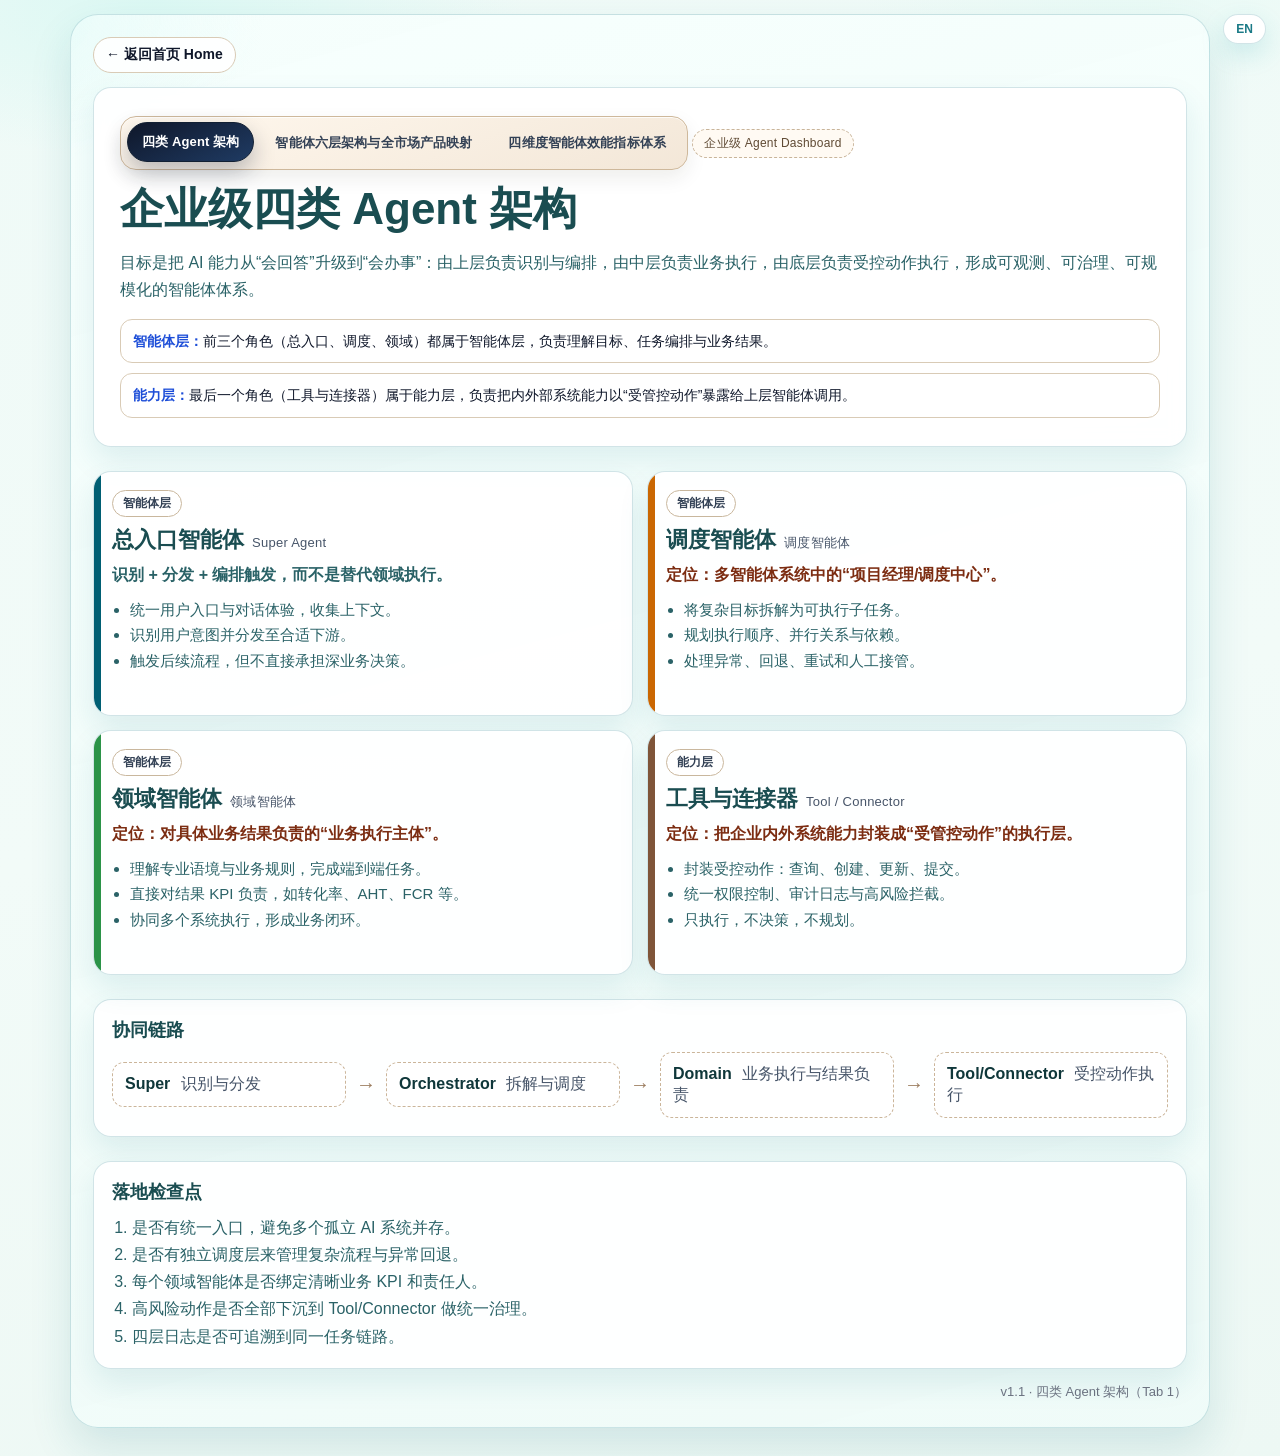
<file: enterprise_agent_architecture.html>
<!doctype html>
<html lang="zh-CN">
<head>
  <meta charset="UTF-8" />
  <meta name="viewport" content="width=device-width, initial-scale=1.0" />
  <title>企业级四类 Agent 架构</title>
  <style>
    :root {
      --bg-0: #f4efe6;
      --bg-1: #fffaf0;
      --text-0: #1f2933;
      --text-1: #475569;
      --line: #d9cbb6;
      --super: #005f73;
      --orchestrator: #ca6702;
      --domain: #2b9348;
      --tool: #7f5539;
      --panel: rgba(255, 255, 255, 0.82);
      --shadow: 0 18px 40px rgba(40, 32, 17, 0.12);
      --radius: 18px;
    }

    * {
      box-sizing: border-box;
    }

    body {
      margin: 0;
      font-family: "IBM Plex Sans SC", "Noto Sans SC", "PingFang SC", "Microsoft YaHei", sans-serif;
      color: var(--text-0);
      background:
        radial-gradient(1000px 600px at -10% -10%, #f9d8a9 0%, transparent 55%),
        radial-gradient(900px 500px at 110% 0%, #c8e6d2 0%, transparent 50%),
        linear-gradient(160deg, var(--bg-0), var(--bg-1));
      min-height: 100vh;
    }

    .wrap {
      max-width: 1140px;
      margin: 0 auto;
      padding: 38px 20px 64px;
    }

    .hero {
      background: var(--panel);
      border: 1px solid var(--line);
      border-radius: calc(var(--radius) + 6px);
      box-shadow: var(--shadow);
      padding: 28px 26px;
      backdrop-filter: blur(8px);
      animation: fadeUp 540ms ease;
    }

    .back-home {
      display: inline-flex;
      align-items: center;
      gap: 6px;
      margin-bottom: 14px;
      padding: 8px 12px;
      border-radius: 999px;
      border: 1px solid var(--line);
      background: rgba(255, 255, 255, 0.9);
      color: #0f172a;
      text-decoration: none;
      font-size: 14px;
      font-weight: 600;
      transition: transform 0.16s ease, box-shadow 0.16s ease;
    }

    .back-home:hover {
      transform: translateY(-1px);
      box-shadow: 0 10px 22px rgba(40, 32, 17, 0.12);
    }

    .tab-nav {
      margin: 0 0 14px;
      display: inline-flex;
      flex-wrap: wrap;
      gap: 6px;
      padding: 6px;
      background: linear-gradient(160deg, #fff8ee 0%, #f3e7d8 100%);
      border: 1px solid #ceb89b;
      border-radius: 16px;
      box-shadow: inset 0 1px 0 rgba(255, 255, 255, 0.8), 0 8px 20px rgba(40, 32, 17, 0.08);
    }

    .tab-link {
      appearance: none;
      cursor: pointer;
      text-decoration: none;
      border: 1px solid transparent;
      background: transparent;
      color: #334155;
      border-radius: 12px;
      padding: 9px 14px;
      min-height: 40px;
      font-size: 13px;
      font-weight: 700;
      letter-spacing: 0.01em;
      transition: transform 0.16s ease, box-shadow 0.16s ease, background 0.16s ease, color 0.16s ease;
    }

    .tab-link:hover {
      color: #0f172a;
      background: rgba(255, 255, 255, 0.7);
    }

    .tab-link.active {
      background: linear-gradient(155deg, #0f172a 0%, #1f3b63 100%);
      border-color: #122033;
      color: #fff;
      box-shadow: 0 10px 22px rgba(20, 34, 58, 0.28);
      transform: translateY(-1px);
    }

    .tab-panels {
      margin-top: 24px;
    }

    .tab-panel {
      display: none;
    }

    .tab-panel.active {
      display: block;
    }

    .tag {
      display: inline-block;
      font-size: 12px;
      letter-spacing: 0.02em;
      color: #5f4a34;
      border: 1px dashed #c8b49a;
      border-radius: 999px;
      padding: 5px 11px;
      background: #fffaf3;
      margin-bottom: 12px;
    }

    h1 {
      margin: 0;
      font-size: clamp(28px, 4vw, 44px);
      line-height: 1.15;
    }

    .lead {
      margin: 14px 0 0;
      color: var(--text-1);
      font-size: 16px;
      line-height: 1.7;
    }

    .layer-summary {
      margin-top: 16px;
      display: grid;
      gap: 10px;
    }

    .layer-note {
      background: rgba(255, 255, 255, 0.74);
      border: 1px solid var(--line);
      border-radius: 12px;
      padding: 10px 12px;
      color: #0f172a;
      font-size: 14px;
      line-height: 1.6;
    }

    .layer-note strong {
      color: #1d4ed8;
    }

    .architecture {
      margin-top: 24px;
      display: grid;
      grid-template-columns: 1fr;
      gap: 14px;
      position: relative;
    }

    .agent {
      background: var(--panel);
      border: 1px solid var(--line);
      border-radius: var(--radius);
      padding: 18px 18px 16px;
      box-shadow: var(--shadow);
      position: relative;
      overflow: hidden;
      opacity: 0;
      transform: translateY(8px);
      animation: rise 520ms ease forwards;
    }

    .agent:nth-child(1) { animation-delay: 90ms; }
    .agent:nth-child(2) { animation-delay: 180ms; }
    .agent:nth-child(3) { animation-delay: 270ms; }
    .agent:nth-child(4) { animation-delay: 360ms; }

    .agent::before {
      content: "";
      position: absolute;
      left: 0;
      top: 0;
      bottom: 0;
      width: 7px;
    }

    .super::before { background: var(--super); }
    .orchestrator::before { background: var(--orchestrator); }
    .domain::before { background: var(--domain); }
    .tool::before { background: var(--tool); }

    .role {
      margin: 0;
      font-size: 22px;
      display: flex;
      gap: 8px;
      align-items: baseline;
      flex-wrap: wrap;
    }

    .role small {
      color: var(--text-1);
      font-size: 13px;
      font-weight: 500;
      letter-spacing: 0.02em;
    }

    .layer-badge {
      display: inline-flex;
      align-items: center;
      border: 1px solid #c9b79d;
      background: #fff;
      border-radius: 999px;
      padding: 4px 10px;
      font-size: 12px;
      font-weight: 700;
      color: #334155;
      margin-bottom: 8px;
    }

    .position {
      margin: 8px 0 10px;
      color: #0f172a;
      font-weight: 600;
      line-height: 1.5;
    }

    .position.highlight {
      color: #7c2d12;
    }

    .bullets {
      margin: 0;
      padding-left: 18px;
      color: var(--text-1);
      line-height: 1.7;
      font-size: 15px;
    }

    .flow {
      margin-top: 24px;
      background: var(--panel);
      border: 1px solid var(--line);
      border-radius: var(--radius);
      box-shadow: var(--shadow);
      padding: 18px;
      animation: fadeUp 640ms ease;
    }

    .flow-title {
      margin: 0 0 10px;
      font-size: 18px;
    }

    .chain {
      display: grid;
      grid-template-columns: 1fr;
      gap: 10px;
    }

    .step {
      border: 1px dashed #cbb59a;
      border-radius: 12px;
      padding: 11px 12px;
      background: #fff;
      font-weight: 600;
    }

    .step span {
      color: var(--text-1);
      font-weight: 500;
      margin-left: 6px;
    }

    .arrow {
      text-align: center;
      color: #9a7b5d;
      font-size: 18px;
    }

    .checklist {
      margin-top: 24px;
      background: rgba(255, 255, 255, 0.75);
      border: 1px solid var(--line);
      border-radius: var(--radius);
      padding: 18px;
      box-shadow: var(--shadow);
    }

    .checklist h3 {
      margin: 0 0 10px;
      font-size: 18px;
    }

    .checklist ol {
      margin: 0;
      padding-left: 20px;
      color: var(--text-1);
      line-height: 1.7;
    }

    .footer {
      margin-top: 14px;
      color: #6b7280;
      font-size: 13px;
      text-align: right;
    }

    .panel-intro {
      background: rgba(255, 255, 255, 0.75);
      border: 1px solid var(--line);
      border-radius: var(--radius);
      box-shadow: var(--shadow);
      padding: 18px;
      margin-bottom: 18px;
    }

    .panel-intro h3 {
      margin: 0 0 10px;
      font-size: 22px;
    }

    .panel-intro p {
      margin: 0;
      color: var(--text-1);
      line-height: 1.7;
      font-size: 15px;
    }

    .back-tab-btn {
      appearance: none;
      border: 1px solid var(--line);
      background: #fff;
      color: #0f172a;
      border-radius: 999px;
      padding: 8px 12px;
      font-size: 13px;
      font-weight: 700;
      cursor: pointer;
      margin-bottom: 12px;
      transition: transform 0.16s ease, box-shadow 0.16s ease;
    }

    .back-tab-btn:hover {
      transform: translateY(-1px);
      box-shadow: 0 10px 22px rgba(40, 32, 17, 0.12);
    }

    .stack-canvas {
      background: rgba(255, 255, 255, 0.86);
      border: 1px solid var(--line);
      border-radius: var(--radius);
      box-shadow: var(--shadow);
      padding: 18px;
      margin-bottom: 18px;
    }

    .stack-title {
      margin: 0 0 12px;
      font-size: 18px;
    }

    .stack {
      display: grid;
      grid-template-columns: 1fr;
      gap: 10px;
    }

    .layer {
      border: 1px solid #cbb59a;
      border-radius: 12px;
      background: #fff;
      padding: 12px;
      position: relative;
      overflow: hidden;
    }

    .layer::before {
      content: "";
      position: absolute;
      left: 0;
      top: 0;
      bottom: 0;
      width: 7px;
    }

    .l1::before { background: #0ea5e9; }
    .l2::before { background: #ca6702; }
    .l3::before { background: #2b9348; }
    .l4::before { background: #7c3aed; }
    .l5::before { background: #1d4ed8; }
    .l6::before { background: #475569; }

    .layer h4 {
      margin: 0 0 6px;
      font-size: 16px;
      display: flex;
      gap: 8px;
      align-items: center;
      flex-wrap: wrap;
    }

    .layer h4 small {
      font-size: 12px;
      color: var(--text-1);
      font-weight: 600;
      letter-spacing: 0.02em;
    }

    .layer p {
      margin: 0;
      color: var(--text-1);
      font-size: 14px;
      line-height: 1.65;
    }

    .stack-arrow {
      text-align: center;
      color: #9a7b5d;
      font-size: 18px;
      margin: -2px 0 -2px;
    }

    .mapping {
      background: rgba(255, 255, 255, 0.75);
      border: 1px solid var(--line);
      border-radius: var(--radius);
      box-shadow: var(--shadow);
      padding: 18px;
    }

    .mapping h3 {
      margin: 0 0 10px;
      font-size: 18px;
    }

    .mapping p {
      margin: 0 0 12px;
      color: var(--text-1);
      font-size: 14px;
      line-height: 1.65;
    }

    .mapping-table-wrap {
      overflow: auto;
      border: 1px solid var(--line);
      border-radius: 12px;
      background: #fff;
    }

    .mapping-table {
      width: 100%;
      border-collapse: collapse;
      min-width: 840px;
      font-size: 13px;
    }

    .mapping-table th,
    .mapping-table td {
      border-bottom: 1px solid #e7dbc9;
      padding: 10px;
      text-align: left;
      vertical-align: top;
      line-height: 1.55;
    }

    .mapping-table th {
      background: #fbf5ec;
      color: #334155;
      font-weight: 700;
      position: sticky;
      top: 0;
      z-index: 1;
    }

    .metrics-panel {
      background: rgba(255, 255, 255, 0.75);
      border: 1px solid var(--line);
      border-radius: var(--radius);
      box-shadow: var(--shadow);
      padding: 18px;
    }

    .metrics-panel h3 {
      margin: 0 0 8px;
      font-size: 22px;
    }

    .metrics-panel p {
      margin: 0 0 12px;
      color: var(--text-1);
      line-height: 1.65;
      font-size: 14px;
    }

    .metrics-actions {
      margin-bottom: 12px;
    }

    .metrics-link {
      display: inline-flex;
      align-items: center;
      border: 1px solid var(--line);
      background: #fff;
      color: #0f172a;
      text-decoration: none;
      border-radius: 999px;
      padding: 8px 12px;
      font-size: 13px;
      font-weight: 700;
      transition: transform 0.16s ease, box-shadow 0.16s ease;
    }

    .metrics-link:hover {
      transform: translateY(-1px);
      box-shadow: 0 10px 22px rgba(40, 32, 17, 0.12);
    }

    .metrics-frame {
      width: 100%;
      min-height: 880px;
      border: 1px solid #e7dbc9;
      border-radius: 12px;
      background: #fff;
    }

    .pill-region {
      display: inline-block;
      border: 1px solid #cbb59a;
      border-radius: 999px;
      padding: 2px 8px;
      font-size: 11px;
      font-weight: 700;
      white-space: nowrap;
      background: #fff;
      color: #334155;
    }

    @media (min-width: 900px) {
      .architecture {
        grid-template-columns: 1fr 1fr;
      }
      .architecture .agent:nth-child(1),
      .architecture .agent:nth-child(2) {
        min-height: 245px;
      }
      .architecture .agent:nth-child(3),
      .architecture .agent:nth-child(4) {
        min-height: 245px;
      }

      .chain {
        grid-template-columns: 1fr auto 1fr auto 1fr auto 1fr;
        align-items: center;
      }

      .arrow {
        font-size: 20px;
      }
    }

    @media (max-width: 760px) {
      .tab-nav {
        display: grid;
        width: 100%;
        grid-template-columns: 1fr;
      }

      .tab-link {
        width: 100%;
        text-align: left;
      }
    }

    @keyframes rise {
      to {
        opacity: 1;
        transform: translateY(0);
      }
    }

    @keyframes fadeUp {
      from {
        opacity: 0;
        transform: translateY(10px);
      }
      to {
        opacity: 1;
        transform: translateY(0);
      }
    }
  </style>
  <link rel="stylesheet" href="assets/global-ui.css" />
</head>
<body>
  <main class="wrap">
    <a class="back-home" href="index.html" aria-label="返回首页">← 返回首页 Home</a>
    <section class="hero">
      <nav class="tab-nav" aria-label="页面导航标签">
        <button class="tab-link active" type="button" data-target="panel-four">四类 Agent 架构</button>
        <button class="tab-link" type="button" data-target="panel-six">智能体六层架构与全市场产品映射</button>
        <button class="tab-link" type="button" data-target="panel-metrics">四维度智能体效能指标体系</button>
      </nav>
      <div class="tag">企业级 Agent Dashboard</div>
      <h1>企业级四类 Agent 架构</h1>
      <p class="lead">
        目标是把 AI 能力从“会回答”升级到“会办事”：由上层负责识别与编排，由中层负责业务执行，
        由底层负责受控动作执行，形成可观测、可治理、可规模化的智能体体系。
      </p>
      <div class="layer-summary" aria-label="分层说明">
        <div class="layer-note"><strong>智能体层：</strong>前三个角色（总入口、调度、领域）都属于智能体层，负责理解目标、任务编排与业务结果。</div>
        <div class="layer-note"><strong>能力层：</strong>最后一个角色（工具与连接器）属于能力层，负责把内外部系统能力以“受管控动作”暴露给上层智能体调用。</div>
      </div>
    </section>

    <div class="tab-panels">
      <div class="tab-panel active" id="panel-four">
        <section class="architecture" aria-label="四类 Agent 分层">
          <article class="agent super">
            <div class="layer-badge">智能体层</div>
            <h2 class="role">总入口智能体 <small>Super Agent</small></h2>
            <p class="position">识别 + 分发 + 编排触发，而不是替代领域执行。</p>
            <ul class="bullets">
              <li>统一用户入口与对话体验，收集上下文。</li>
              <li>识别用户意图并分发至合适下游。</li>
              <li>触发后续流程，但不直接承担深业务决策。</li>
            </ul>
          </article>

          <article class="agent orchestrator">
            <div class="layer-badge">智能体层</div>
            <h2 class="role">调度智能体 <small>Orchestrator Agent</small></h2>
            <p class="position highlight">定位：多智能体系统中的“项目经理/调度中心”。</p>
            <ul class="bullets">
              <li>将复杂目标拆解为可执行子任务。</li>
              <li>规划执行顺序、并行关系与依赖。</li>
              <li>处理异常、回退、重试和人工接管。</li>
            </ul>
          </article>

          <article class="agent domain">
            <div class="layer-badge">智能体层</div>
            <h2 class="role">领域智能体 <small>Domain Agent</small></h2>
            <p class="position highlight">定位：对具体业务结果负责的“业务执行主体”。</p>
            <ul class="bullets">
              <li>理解专业语境与业务规则，完成端到端任务。</li>
              <li>直接对结果 KPI 负责，如转化率、AHT、FCR 等。</li>
              <li>协同多个系统执行，形成业务闭环。</li>
            </ul>
          </article>

          <article class="agent tool">
            <div class="layer-badge">能力层</div>
            <h2 class="role">工具与连接器 <small>Tool / Connector</small></h2>
            <p class="position highlight">定位：把企业内外系统能力封装成“受管控动作”的执行层。</p>
            <ul class="bullets">
              <li>封装受控动作：查询、创建、更新、提交。</li>
              <li>统一权限控制、审计日志与高风险拦截。</li>
              <li>只执行，不决策，不规划。</li>
            </ul>
          </article>
        </section>

        <section class="flow" aria-label="协同链路">
          <h3 class="flow-title">协同链路</h3>
          <div class="chain">
            <div class="step">Super <span>识别与分发</span></div>
            <div class="arrow">→</div>
            <div class="step">Orchestrator <span>拆解与调度</span></div>
            <div class="arrow">→</div>
            <div class="step">Domain <span>业务执行与结果负责</span></div>
            <div class="arrow">→</div>
            <div class="step">Tool/Connector <span>受控动作执行</span></div>
          </div>
        </section>

        <section class="checklist" aria-label="落地检查点">
          <h3>落地检查点</h3>
          <ol>
            <li>是否有统一入口，避免多个孤立 AI 系统并存。</li>
            <li>是否有独立调度层来管理复杂流程与异常回退。</li>
            <li>每个领域智能体是否绑定清晰业务 KPI 和责任人。</li>
            <li>高风险动作是否全部下沉到 Tool/Connector 做统一治理。</li>
            <li>四层日志是否可追溯到同一任务链路。</li>
          </ol>
        </section>

        <div class="footer">v1.1 · 四类 Agent 架构（Tab 1）</div>
      </div>

      <div class="tab-panel" id="panel-six">

        <section class="panel-intro" aria-label="六层总览">
          <h3>智能体六层架构与全市场产品映射</h3>
          <p>你要的“图样式结构”我做成了分层堆叠图：从用户连接到基础设施，层层下沉，清晰展示每层职责与上下游边界。</p>
        </section>

        <section class="stack-canvas" aria-label="六层图形结构">
          <h3 class="stack-title">六层可视化结构图（Layered Stack）</h3>
          <div class="stack">
            <div class="layer l1">
              <h4>L1 用户连接层 <small>User Connectivity</small></h4>
              <p>统一入口、身份认证、会话上下文。代表：企业微信、飞书、钉钉、Teams、Slack。</p>
            </div>
            <div class="stack-arrow">↓</div>
            <div class="layer l2">
              <h4>L2 智能体层 <small>Agent Planning</small></h4>
              <p>任务理解、规划分解、多智能体协作。代表：OpenAI Agents、Bedrock Agents、Coze、百炼 Agent。</p>
            </div>
            <div class="stack-arrow">↓</div>
            <div class="layer l3">
              <h4>L3 Skill 层 <small>Capability Modules</small></h4>
              <p>可复用业务能力封装。代表：LangChain Tools、Zapier、Workato、企业内部 Skill 市场。</p>
            </div>
            <div class="stack-arrow">↓</div>
            <div class="layer l4">
              <h4>L4 Harness 层 <small>Runtime & Governance</small></h4>
              <p>运行编排、策略门禁、审计回放、成本治理。代表：LangGraph、Semantic Kernel、企业自建 Runtime。</p>
            </div>
            <div class="stack-arrow">↓</div>
            <div class="layer l5">
              <h4>L5 模型服务层 <small>Model Service</small></h4>
              <p>模型推理与路由。代表：OpenAI、Anthropic、Gemini、Qwen、DeepSeek、GLM。</p>
            </div>
            <div class="stack-arrow">↓</div>
            <div class="layer l6">
              <h4>L6 Infra 层 <small>Infrastructure</small></h4>
              <p>算力、网络、存储、安全底座。代表：AWS、Azure、GCP、阿里云、腾讯云、华为云。</p>
            </div>
          </div>
        </section>

        <section class="mapping" aria-label="全市场映射">
          <h3>全市场产品映射（示例）</h3>
          <p>同一产品可跨层覆盖，下表按“主要能力重心”归类，便于你做架构讨论时快速定位。</p>
          <div class="mapping-table-wrap">
            <table class="mapping-table">
              <thead>
                <tr>
                  <th>区域</th>
                  <th>层级</th>
                  <th>代表产品</th>
                  <th>定位</th>
                </tr>
              </thead>
              <tbody id="mappingRows"></tbody>
            </table>
          </div>
        </section>

        <div class="footer">v1.1 · 六层架构与全市场映射（Tab 2）</div>
      </div>

      <div class="tab-panel" id="panel-metrics">
        <section class="metrics-panel" aria-label="四维度智能体效能指标体系">
          <h3>四维度智能体效能指标体系</h3>
          <p>本 tab 内嵌原有指标页面，便于在同一页面下查看“架构层”和“效能层”。如需独立查看，也可以用下方按钮新开原页面。</p>
          <div class="metrics-actions">
            <a class="metrics-link" href="agent_effectiveness_metrics.html" target="_blank" rel="noopener noreferrer">↗ 新开指标体系原页面</a>
          </div>
          <iframe
            class="metrics-frame"
            src="agent_effectiveness_metrics.html"
            title="四维度智能体效能指标体系"
            loading="lazy"
          ></iframe>
        </section>
        <div class="footer">v1.2 · 智能体效能指标体系（Tab 3）</div>
      </div>
    </div>
  </main>

  <script>
    (function () {
      const STORE_KEY = "vp-site-lang";
      const tabLinks = Array.from(document.querySelectorAll(".tab-link"));
      const tabPanels = Array.from(document.querySelectorAll(".tab-panel"));
      const pageTitle = document.querySelector("h1");
      const pageLead = document.querySelector(".lead");

      function currentLang() {
        return (localStorage.getItem(STORE_KEY) === "en") ? "en" : "zh";
      }

      const pageCopy = {
        zh: {
          panelFour: {
            title: "企业级四类 Agent 架构",
            lead: "目标是把 AI 能力从“会回答”升级到“会办事”：由上层负责识别与编排，由中层负责业务执行，由底层负责受控动作执行，形成可观测、可治理、可规模化的智能体体系。"
          },
          panelSix: {
            title: "智能体六层架构与全市场产品映射",
            lead: "在同一页面中查看图形化六层结构、市场映射和四类 Agent 架构，支持快速来回切换。"
          },
          panelMetrics: {
            title: "四维度智能体效能指标体系",
            lead: "在同一页面查看指标体系、维度定义和评估框架，并可随时切回架构 tab。"
          }
        },
        en: {
          panelFour: {
            title: "Enterprise Four-Agent Architecture",
            lead: "Upgrade AI from answering to executing: upper layers identify and orchestrate, middle layers execute business tasks, and lower layers perform controlled actions with observability and governance."
          },
          panelSix: {
            title: "Six-Layer Agent Architecture and Market Mapping",
            lead: "View the six-layer stack, market mapping, and four-agent architecture on one page and switch quickly across architecture perspectives."
          },
          panelMetrics: {
            title: "Four-Dimension Agent Effectiveness Metrics",
            lead: "Review the metric framework, dimension definitions, and evaluation structure in one place, then switch back to architecture at any time."
          }
        }
      };

      function setText(selector, text) {
        const el = document.querySelector(selector);
        if (el) el.textContent = text;
      }

      function setList(selector, items) {
        const list = document.querySelector(selector);
        if (!list) return;
        list.innerHTML = items.map(function (item) { return "<li>" + item + "</li>"; }).join("");
      }

      function renderMappingRows(lang) {
        const tbody = document.getElementById("mappingRows");
        if (!tbody) return;
        const isEn = lang === "en";
        const rows = [
          {
            regionZh: "国内", regionEn: "China",
            layerZh: "L1 用户连接", layerEn: "L1 User Connectivity",
            productsZh: "企业微信 / 飞书 / 钉钉 / 腾讯会议 / 微信客服",
            productsEn: "WeCom / Feishu / DingTalk / Tencent Meeting / WeChat Service",
            positioningZh: "组织入口与统一身份、审批、消息交互。",
            positioningEn: "Unified enterprise entry for identity, approval, and messaging collaboration."
          },
          {
            regionZh: "全球", regionEn: "Global",
            layerZh: "L1 用户连接", layerEn: "L1 User Connectivity",
            productsZh: "Microsoft Teams / Slack / Google Workspace / ServiceNow",
            productsEn: "Microsoft Teams / Slack / Google Workspace / ServiceNow",
            positioningZh: "全球组织协作入口与流程集成层。",
            positioningEn: "Global collaboration front door with workflow integration."
          },
          {
            regionZh: "全球", regionEn: "Global",
            layerZh: "L2 智能体", layerEn: "L2 Agent Planning",
            productsZh: "OpenAI Agents / Bedrock Agents / Azure AI Agent Service / Google Agentspace",
            productsEn: "OpenAI Agents / Bedrock Agents / Azure AI Agent Service / Google Agentspace",
            positioningZh: "任务分解、工具选择与多步执行决策。",
            positioningEn: "Task decomposition, tool selection, and multi-step execution planning."
          },
          {
            regionZh: "国内", regionEn: "China",
            layerZh: "L2 智能体", layerEn: "L2 Agent Planning",
            productsZh: "Coze / 百炼 Agent / 千帆 Agent / 火山方舟 Agent",
            productsEn: "Coze / Bailian Agent / Qianfan Agent / Volcano Ark Agent",
            positioningZh: "低门槛到企业级智能体搭建与编排平台。",
            positioningEn: "Low-code to enterprise-grade platforms for agent building and orchestration."
          },
          {
            regionZh: "全球", regionEn: "Global",
            layerZh: "L3 Skill", layerEn: "L3 Skill Modules",
            productsZh: "LangChain / LlamaIndex / Zapier / Workato / Pipedream",
            productsEn: "LangChain / LlamaIndex / Zapier / Workato / Pipedream",
            positioningZh: "可复用能力封装、连接器与自动化动作编排。",
            positioningEn: "Reusable skills, connectors, and automation action composition."
          },
          {
            regionZh: "国内", regionEn: "China",
            layerZh: "L3 Skill", layerEn: "L3 Skill Modules",
            productsZh: "Dify / FastGPT / 魔搭工具生态 / 企业内 Skill 市场",
            productsEn: "Dify / FastGPT / ModelScope Tooling / Internal Skill Marketplaces",
            positioningZh: "本地化场景能力封装与企业知识结合。",
            positioningEn: "Localized capability packaging with enterprise knowledge integration."
          },
          {
            regionZh: "全球", regionEn: "Global",
            layerZh: "L4 Harness", layerEn: "L4 Harness Runtime",
            productsZh: "LangGraph / Semantic Kernel / Temporal / Argo Workflows / Camunda",
            productsEn: "LangGraph / Semantic Kernel / Temporal / Argo Workflows / Camunda",
            positioningZh: "编排、容错、状态管理、可观测与治理控制。",
            positioningEn: "Orchestration, fault tolerance, state management, observability, and governance."
          },
          {
            regionZh: "国内", regionEn: "China",
            layerZh: "L4 Harness", layerEn: "L4 Harness Runtime",
            productsZh: "阿里云工作流 / 腾讯云 Serverless Workflow / 华为云 Astro / 企业自建 Runtime",
            productsEn: "Alibaba Cloud Workflow / Tencent Serverless Workflow / Huawei Astro / Custom Runtime",
            positioningZh: "企业流程编排与策略管控落地层。",
            positioningEn: "Execution layer for enterprise workflow orchestration and policy control."
          },
          {
            regionZh: "全球", regionEn: "Global",
            layerZh: "L5 模型服务", layerEn: "L5 Model Service",
            productsZh: "OpenAI GPT-4.1/o3 / Anthropic Claude / Gemini 2.5 / Llama / Grok",
            productsEn: "OpenAI GPT-4.1/o3 / Anthropic Claude / Gemini 2.5 / Llama / Grok",
            positioningZh: "前沿推理模型与 API 生态能力中心。",
            positioningEn: "Frontier model inference and API ecosystem capability center."
          },
          {
            regionZh: "国内", regionEn: "China",
            layerZh: "L5 模型服务", layerEn: "L5 Model Service",
            productsZh: "Qwen / DeepSeek / GLM / Kimi K2 / 文心 / 混元 / 豆包",
            productsEn: "Qwen / DeepSeek / GLM / Kimi K2 / ERNIE / Hunyuan / Doubao",
            positioningZh: "多场景推理能力与企业 API 服务。",
            positioningEn: "Multi-scenario reasoning capabilities and enterprise model APIs."
          },
          {
            regionZh: "全球", regionEn: "Global",
            layerZh: "L6 Infra", layerEn: "L6 Infrastructure",
            productsZh: "AWS / Azure / GCP / Cloudflare / Databricks",
            productsEn: "AWS / Azure / GCP / Cloudflare / Databricks",
            positioningZh: "算力、网络、存储、安全与数据平台底座。",
            positioningEn: "Compute, network, storage, security, and data-platform foundation."
          },
          {
            regionZh: "国内", regionEn: "China",
            layerZh: "L6 Infra", layerEn: "L6 Infrastructure",
            productsZh: "阿里云 / 腾讯云 / 华为云 / 火山引擎 / 百度智能云",
            productsEn: "Alibaba Cloud / Tencent Cloud / Huawei Cloud / Volcano Engine / Baidu AI Cloud",
            positioningZh: "本地化基础设施与行业合规支持。",
            positioningEn: "Localized infrastructure with industry compliance support."
          },
          {
            regionZh: "全球", regionEn: "Global",
            layerZh: "L3 开发者与编码", layerEn: "L3 Developer and Coding",
            productsZh: "GitHub Copilot / Cursor / Claude Code / Amazon Q Developer / JetBrains AI / Windsurf / Cody / Tabnine / Replit Agent",
            productsEn: "GitHub Copilot / Cursor / Claude Code / Amazon Q Developer / JetBrains AI / Windsurf / Cody / Tabnine / Replit Agent",
            positioningZh: "研发效率与工程交付自动化主战场。",
            positioningEn: "Primary battleground for engineering productivity and delivery automation."
          },
          {
            regionZh: "国内", regionEn: "China",
            layerZh: "L3 开发者与编码", layerEn: "L3 Developer and Coding",
            productsZh: "通义灵码 / Trae(MarsCode) / 百度 Comate / CodeGeeX / CodeBuddy",
            productsEn: "Tongyi Lingma / Trae (MarsCode) / Baidu Comate / CodeGeeX / CodeBuddy",
            positioningZh: "中文工程场景与企业研发流程适配。",
            positioningEn: "Adaptation for Chinese engineering contexts and enterprise R&D workflows."
          },
          {
            regionZh: "全球", regionEn: "Global",
            layerZh: "L3 搜索与知识", layerEn: "L3 Search and Knowledge",
            productsZh: "Perplexity / Glean / Notion AI / Confluence AI",
            productsEn: "Perplexity / Glean / Notion AI / Confluence AI",
            positioningZh: "知识检索、引用溯源与研究工作流。",
            positioningEn: "Knowledge retrieval, cited answers, and research workflow acceleration."
          },
          {
            regionZh: "国内", regionEn: "China",
            layerZh: "L3 搜索与知识", layerEn: "L3 Search and Knowledge",
            productsZh: "Kimi / 秘塔 AI 搜索 / 腾讯元宝 / 知乎直答",
            productsEn: "Kimi / Metaso AI Search / Tencent Yuanbao / Zhihu Direct Answer",
            positioningZh: "中文知识问答与信息组织效率层。",
            positioningEn: "Chinese knowledge Q&A and information organization efficiency layer."
          },
          {
            regionZh: "全球", regionEn: "Global",
            layerZh: "L3 客户与通用对话", layerEn: "L3 Customer and General Chat",
            productsZh: "ChatGPT / Claude / Gemini App / Character.AI",
            productsEn: "ChatGPT / Claude / Gemini App / Character.AI",
            positioningZh: "消费级入口、品牌触达与用户留存竞争。",
            positioningEn: "Consumer entry point for engagement, brand touchpoint, and retention competition."
          },
          {
            regionZh: "国内", regionEn: "China",
            layerZh: "L3 客户与通用对话", layerEn: "L3 Customer and General Chat",
            productsZh: "豆包 / Kimi App / 通义千问 App / 文小言",
            productsEn: "Doubao / Kimi App / Tongyi Qianwen App / Wenxiaoyan",
            positioningZh: "国内流量入口与应用层体验竞争。",
            positioningEn: "Domestic traffic entry and application experience competition."
          }
        ];

        tbody.innerHTML = rows.map(function (row) {
          return "<tr>" +
            "<td><span class='pill-region'>" + (isEn ? row.regionEn : row.regionZh) + "</span></td>" +
            "<td>" + (isEn ? row.layerEn : row.layerZh) + "</td>" +
            "<td>" + (isEn ? row.productsEn : row.productsZh) + "</td>" +
            "<td>" + (isEn ? row.positioningEn : row.positioningZh) + "</td>" +
          "</tr>";
        }).join("");
      }

      function applyStructuredCopy(lang) {
        const isEn = lang === "en";

        setText(".back-home", isEn ? "← Back Home" : "← 返回首页 Home");
        const tabBtns = Array.from(document.querySelectorAll(".tab-link"));
        const tabZh = ["四类 Agent 架构", "智能体六层架构与全市场产品映射", "四维度智能体效能指标体系"];
        const tabEn = ["Four-Agent Architecture", "Six-Layer Architecture and Market Map", "Four-Dimension Effectiveness Metrics"];
        tabBtns.forEach(function (btn, i) { btn.textContent = isEn ? tabEn[i] : tabZh[i]; });
        setText(".tag", isEn ? "Enterprise Agent Dashboard" : "企业级 Agent Dashboard");

        const layerNotes = Array.from(document.querySelectorAll(".layer-note"));
        if (layerNotes[0]) {
          layerNotes[0].innerHTML = isEn
            ? "<strong>Agent Layer:</strong> The first three roles (entry, orchestration, domain) belong to the agent layer and handle goal understanding, task planning, and business outcomes."
            : "<strong>智能体层：</strong>前三个角色（总入口、调度、领域）都属于智能体层，负责理解目标、任务编排与业务结果。";
        }
        if (layerNotes[1]) {
          layerNotes[1].innerHTML = isEn
            ? "<strong>Capability Layer:</strong> The final role (tool and connector) belongs to the capability layer and exposes internal/external system capabilities as governed actions for upper-layer agents."
            : "<strong>能力层：</strong>最后一个角色（工具与连接器）属于能力层，负责把内外部系统能力以“受管控动作”暴露给上层智能体调用。";
        }

        const roleEls = Array.from(document.querySelectorAll(".architecture .role"));
        const roleZh = [
          "总入口智能体 <small>Super Agent</small>",
          "调度智能体 <small>Orchestrator Agent</small>",
          "领域智能体 <small>Domain Agent</small>",
          "工具与连接器 <small>Tool / Connector</small>"
        ];
        const roleEn = [
          "Super Entry Agent <small>Super Agent</small>",
          "Orchestration Agent <small>Orchestrator Agent</small>",
          "Domain Execution Agent <small>Domain Agent</small>",
          "Tools and Connectors <small>Tool / Connector</small>"
        ];
        roleEls.forEach(function (el, i) { el.innerHTML = (isEn ? roleEn : roleZh)[i]; });

        const layerBadges = Array.from(document.querySelectorAll(".architecture .layer-badge"));
        const badgeZh = ["智能体层", "智能体层", "智能体层", "能力层"];
        const badgeEn = ["Agent Layer", "Agent Layer", "Agent Layer", "Capability Layer"];
        layerBadges.forEach(function (el, i) { el.textContent = (isEn ? badgeEn : badgeZh)[i]; });

        const positions = Array.from(document.querySelectorAll(".architecture .position"));
        const posZh = [
          "识别 + 分发 + 编排触发，而不是替代领域执行。",
          "定位：多智能体系统中的“项目经理/调度中心”。",
          "定位：对具体业务结果负责的“业务执行主体”。",
          "定位：把企业内外系统能力封装成“受管控动作”的执行层。"
        ];
        const posEn = [
          "Identify, route, and trigger orchestration rather than replacing domain execution.",
          "Role: project-manager and dispatch center of a multi-agent system.",
          "Role: business execution owner accountable for concrete business outcomes.",
          "Role: execution layer that packages enterprise capabilities as governed actions."
        ];
        positions.forEach(function (el, i) { el.textContent = (isEn ? posEn : posZh)[i]; });

        setList(".architecture .agent:nth-child(1) .bullets", isEn ? [
          "Unify user entry and conversational experience with shared context.",
          "Identify intent and route to the right downstream agent.",
          "Trigger follow-up flow without taking deep domain decisions."
        ] : [
          "统一用户入口与对话体验，收集上下文。",
          "识别用户意图并分发至合适下游。",
          "触发后续流程，但不直接承担深业务决策。"
        ]);
        setList(".architecture .agent:nth-child(2) .bullets", isEn ? [
          "Decompose complex goals into executable subtasks.",
          "Plan order, parallelism, and dependencies.",
          "Handle exceptions, rollback, retries, and human takeover."
        ] : [
          "将复杂目标拆解为可执行子任务。",
          "规划执行顺序、并行关系与依赖。",
          "处理异常、回退、重试和人工接管。"
        ]);
        setList(".architecture .agent:nth-child(3) .bullets", isEn ? [
          "Understand professional context and business rules to complete end-to-end tasks.",
          "Own result KPI such as conversion, AHT, and FCR.",
          "Coordinate multiple systems to complete business loops."
        ] : [
          "理解专业语境与业务规则，完成端到端任务。",
          "直接对结果 KPI 负责，如转化率、AHT、FCR 等。",
          "协同多个系统执行，形成业务闭环。"
        ]);
        setList(".architecture .agent:nth-child(4) .bullets", isEn ? [
          "Encapsulate governed actions: query, create, update, submit.",
          "Unify permission control, audit logs, and high-risk blocking.",
          "Execute only, without planning or decision ownership."
        ] : [
          "封装受控动作：查询、创建、更新、提交。",
          "统一权限控制、审计日志与高风险拦截。",
          "只执行，不决策，不规划。"
        ]);

        setText(".flow-title", isEn ? "Collaboration Chain" : "协同链路");
        const steps = Array.from(document.querySelectorAll(".chain .step"));
        const stepZh = [
          "Super <span>识别与分发</span>",
          "Orchestrator <span>拆解与调度</span>",
          "Domain <span>业务执行与结果负责</span>",
          "Tool/Connector <span>受控动作执行</span>"
        ];
        const stepEn = [
          "Super <span>identify and route</span>",
          "Orchestrator <span>decompose and schedule</span>",
          "Domain <span>execute and own outcomes</span>",
          "Tool/Connector <span>perform governed actions</span>"
        ];
        steps.forEach(function (el, i) { el.innerHTML = (isEn ? stepEn : stepZh)[i]; });

        setText(".checklist h3", isEn ? "Implementation Checklist" : "落地检查点");
        const checklist = Array.from(document.querySelectorAll(".checklist ol li"));
        const checkZh = [
          "是否有统一入口，避免多个孤立 AI 系统并存。",
          "是否有独立调度层来管理复杂流程与异常回退。",
          "每个领域智能体是否绑定清晰业务 KPI 和责任人。",
          "高风险动作是否全部下沉到 Tool/Connector 做统一治理。",
          "四层日志是否可追溯到同一任务链路。"
        ];
        const checkEn = [
          "Is there one unified entry to avoid isolated AI silos?",
          "Is there an independent orchestration layer for complex flow and exception rollback?",
          "Is each domain agent bound to clear KPI and ownership?",
          "Are high-risk actions fully sunk into Tool/Connector for unified governance?",
          "Can logs from all four layers be traced to the same task chain?"
        ];
        checklist.forEach(function (el, i) { el.textContent = (isEn ? checkEn : checkZh)[i]; });

        setText("#panel-six .panel-intro h3", isEn ? "Six-Layer Agent Architecture and Market Mapping" : "智能体六层架构与全市场产品映射");
        setText("#panel-six .panel-intro p", isEn
          ? "The six-layer structure is presented as a stacked view from user connectivity to infrastructure, making each layer's responsibilities and boundaries explicit."
          : "你要的“图样式结构”我做成了分层堆叠图：从用户连接到基础设施，层层下沉，清晰展示每层职责与上下游边界。");
        setText(".stack-title", isEn ? "Six-Layer Visual Stack" : "六层可视化结构图（Layered Stack）");

        const stackH4 = Array.from(document.querySelectorAll(".stack .layer h4"));
        const stackP = Array.from(document.querySelectorAll(".stack .layer p"));
        const stackTitleZh = [
          "L1 用户连接层 <small>User Connectivity</small>",
          "L2 智能体层 <small>Agent Planning</small>",
          "L3 Skill 层 <small>Capability Modules</small>",
          "L4 Harness 层 <small>Runtime & Governance</small>",
          "L5 模型服务层 <small>Model Service</small>",
          "L6 Infra 层 <small>Infrastructure</small>"
        ];
        const stackTitleEn = [
          "L1 User Connectivity <small>User Connectivity</small>",
          "L2 Agent Planning <small>Agent Planning</small>",
          "L3 Skill Modules <small>Capability Modules</small>",
          "L4 Harness Runtime <small>Runtime & Governance</small>",
          "L5 Model Service <small>Model Service</small>",
          "L6 Infrastructure <small>Infrastructure</small>"
        ];
        stackH4.forEach(function (el, i) { el.innerHTML = (isEn ? stackTitleEn : stackTitleZh)[i]; });

        const stackBodyZh = [
          "统一入口、身份认证、会话上下文。代表：企业微信、飞书、钉钉、Teams、Slack。",
          "任务理解、规划分解、多智能体协作。代表：OpenAI Agents、Bedrock Agents、Coze、百炼 Agent。",
          "可复用业务能力封装。代表：LangChain Tools、Zapier、Workato、企业内部 Skill 市场。",
          "运行编排、策略门禁、审计回放、成本治理。代表：LangGraph、Semantic Kernel、企业自建 Runtime。",
          "模型推理与路由。代表：OpenAI、Anthropic、Gemini、Qwen、DeepSeek、GLM。",
          "算力、网络、存储、安全底座。代表：AWS、Azure、GCP、阿里云、腾讯云、华为云。"
        ];
        const stackBodyEn = [
          "Unified entry, identity, and session context. Examples: WeCom, Feishu, DingTalk, Teams, Slack.",
          "Task understanding, planning, decomposition, and multi-agent collaboration. Examples: OpenAI Agents, Bedrock Agents, Coze, Bailian Agent.",
          "Reusable business capability modules. Examples: LangChain Tools, Zapier, Workato, and internal skill marketplaces.",
          "Runtime orchestration, policy gates, audit replay, and cost governance. Examples: LangGraph, Semantic Kernel, custom enterprise runtime.",
          "Model inference and routing. Examples: OpenAI, Anthropic, Gemini, Qwen, DeepSeek, GLM.",
          "Compute, network, storage, and security foundation. Examples: AWS, Azure, GCP, Alibaba Cloud, Tencent Cloud, Huawei Cloud."
        ];
        stackP.forEach(function (el, i) { el.textContent = (isEn ? stackBodyEn : stackBodyZh)[i]; });

        setText(".mapping h3", isEn ? "Market Product Mapping (Examples)" : "全市场产品映射（示例）");
        setText(".mapping p", isEn
          ? "A single product may span multiple layers. This table classifies by primary capability focus to speed up architecture discussions."
          : "同一产品可跨层覆盖，下表按“主要能力重心”归类，便于你做架构讨论时快速定位。");

        const mapTh = Array.from(document.querySelectorAll(".mapping-table thead th"));
        const mapThZh = ["区域", "层级", "代表产品", "定位"];
        const mapThEn = ["Region", "Layer", "Representative Products", "Positioning"];
        mapTh.forEach(function (el, i) { el.textContent = (isEn ? mapThEn : mapThZh)[i]; });
        renderMappingRows(lang);

        setText(".metrics-panel h3", isEn ? "Four-Dimension Agent Effectiveness Metrics" : "四维度智能体效能指标体系");
        setText(".metrics-panel p", isEn
          ? "This tab embeds the original metrics page so architecture and effectiveness can be reviewed together. You can still open the metrics page in a dedicated tab."
          : "本 tab 内嵌原有指标页面，便于在同一页面下查看“架构层”和“效能层”。如需独立查看，也可以用下方按钮新开原页面。"
        );
        setText(".metrics-link", isEn ? "↗ Open Metrics Page" : "↗ 新开指标体系原页面");
      }

      function setPageCopy(targetId) {
        const lang = currentLang();
        const copy = (pageCopy[lang] || pageCopy.zh);
        if (targetId === "panel-six") {
          pageTitle.textContent = copy.panelSix.title;
          pageLead.textContent = copy.panelSix.lead;
        } else if (targetId === "panel-metrics") {
          pageTitle.textContent = copy.panelMetrics.title;
          pageLead.textContent = copy.panelMetrics.lead;
        } else {
          pageTitle.textContent = copy.panelFour.title;
          pageLead.textContent = copy.panelFour.lead;
        }
        applyStructuredCopy(lang);
      }

      function setActiveTab(targetId) {
        tabLinks.forEach((link) => {
          link.classList.toggle("active", link.dataset.target === targetId);
        });

        tabPanels.forEach((panel) => {
          panel.classList.toggle("active", panel.id === targetId);
        });

        setPageCopy(targetId);

        if (targetId === "panel-six") {
          window.location.hash = "six-layer";
        } else if (targetId === "panel-metrics") {
          window.location.hash = "metrics";
        } else {
          if (window.location.hash) {
            history.replaceState(null, "", window.location.pathname + window.location.search);
          }
        }
      }

      tabLinks.forEach((link) => {
        link.addEventListener("click", function () {
          setActiveTab(this.dataset.target);
        });
      });

      // Support direct links like enterprise_agent_architecture.html#six-layer
      if (window.location.hash === "#six-layer") {
        setActiveTab("panel-six");
      } else if (window.location.hash === "#metrics") {
        setActiveTab("panel-metrics");
      }

      window.addEventListener("vp:langchange", function () {
        const active = document.querySelector(".tab-panel.active");
        setPageCopy(active ? active.id : "panel-four");
      });

      const initialActive = document.querySelector(".tab-panel.active");
      setPageCopy(initialActive ? initialActive.id : "panel-four");
    })();
  </script>
  <script src="assets/global-ui.js"></script>
</body>
</html>
</file>
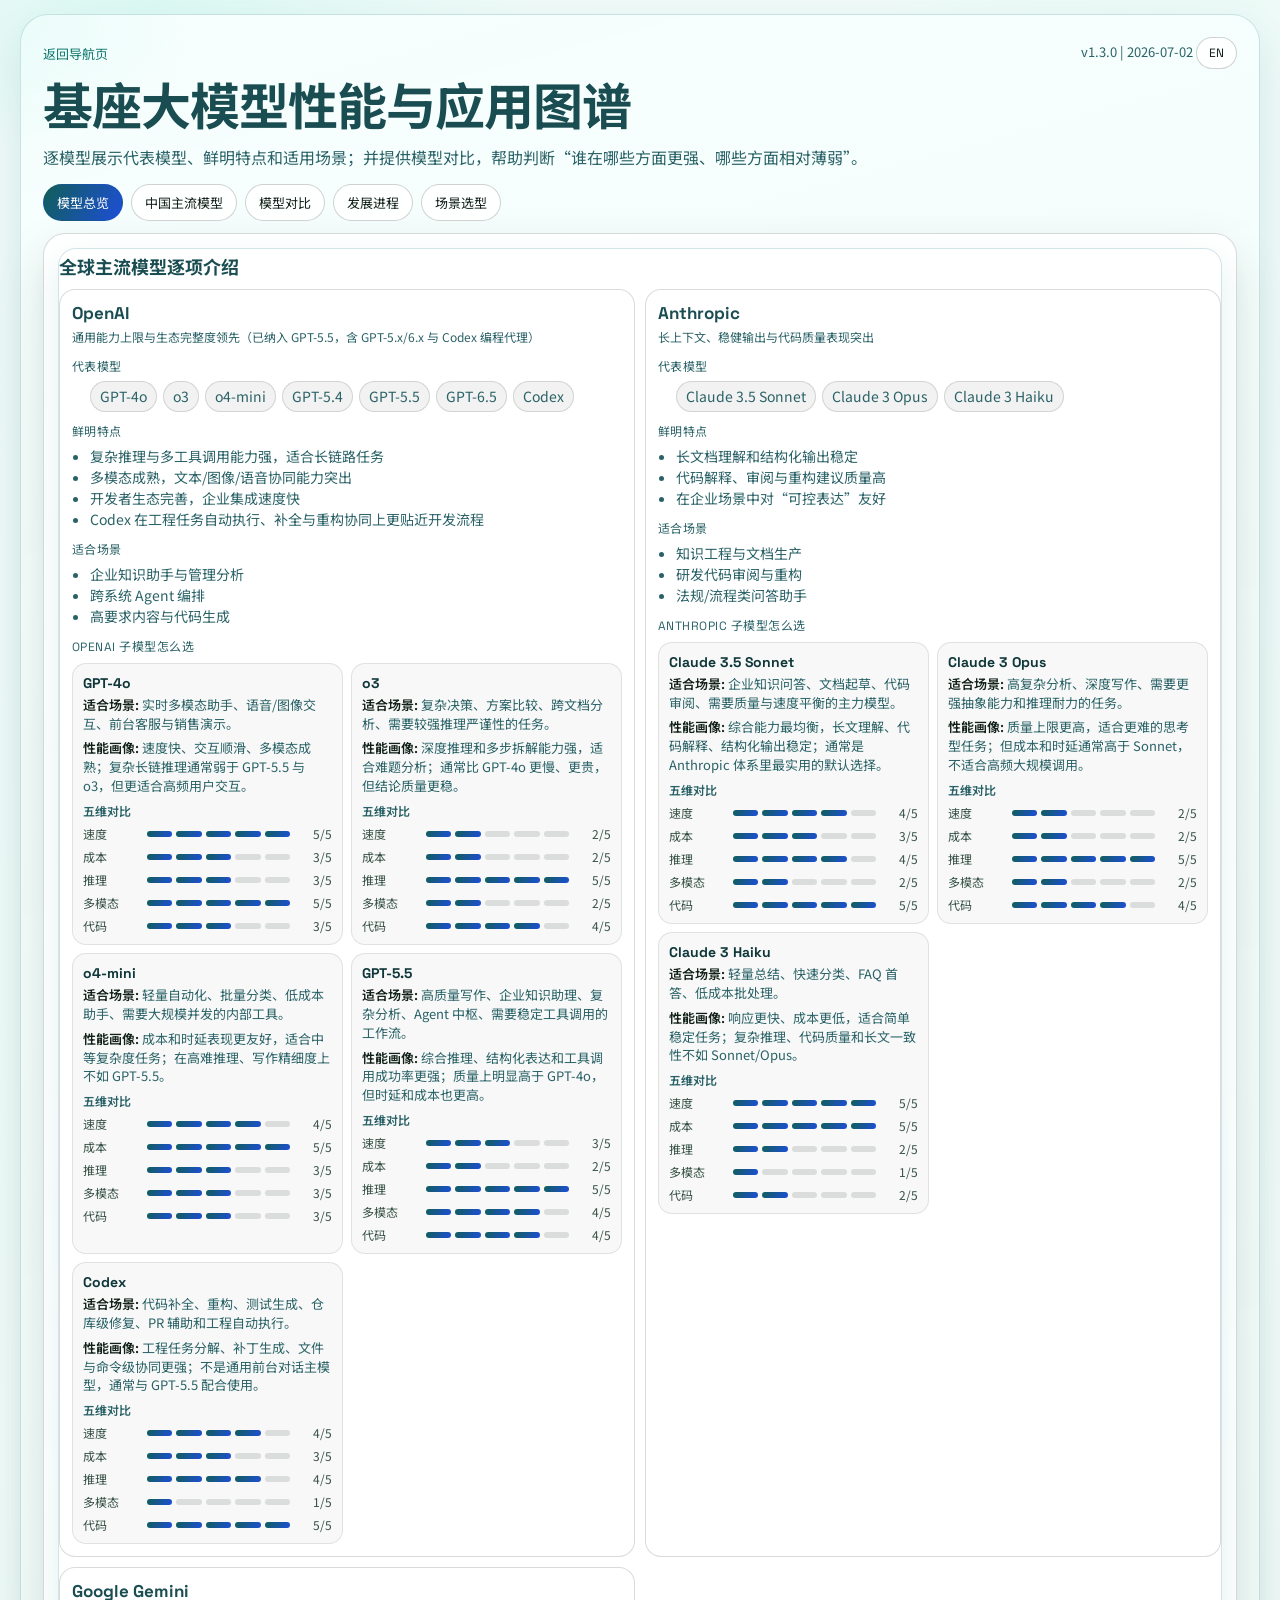
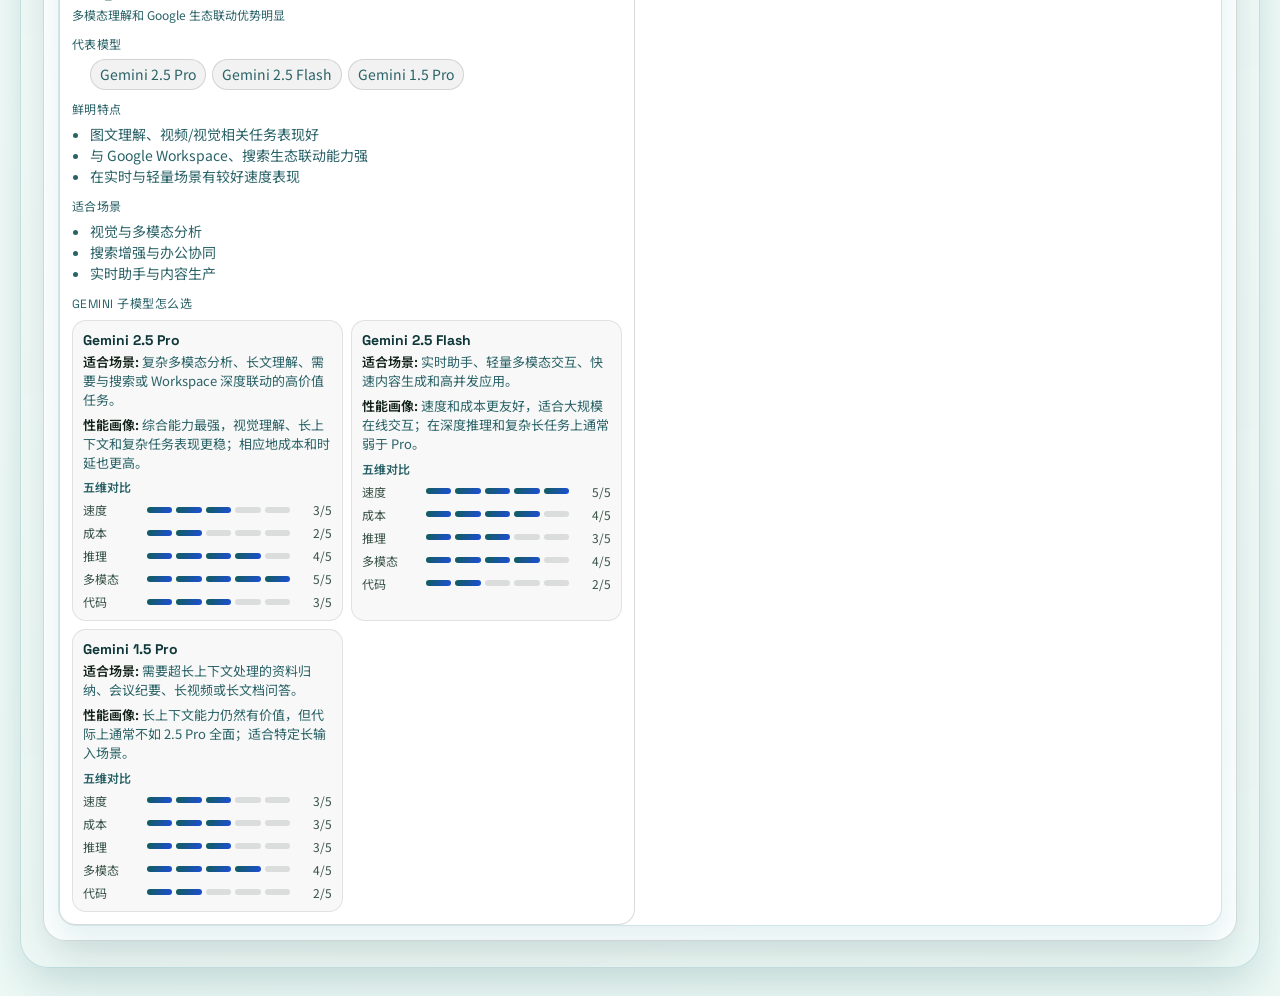
<file: foundation_models.html>
<!doctype html>
<html lang="zh-CN">
<head>
  <meta charset="utf-8" />
  <meta name="viewport" content="width=device-width, initial-scale=1" />
  <title>Foundation LLM Performance Hub</title>
  <link rel="preconnect" href="https://fonts.googleapis.com" />
  <link rel="preconnect" href="https://fonts.gstatic.com" crossorigin />
  <link href="https://fonts.googleapis.com/css2?family=Space+Grotesk:wght@500;700&family=Noto+Sans+SC:wght@400;500;700&display=swap" rel="stylesheet" />
  <style>
    :root {
      --bg0: #f6f8f6;
      --bg1: #eaf1ed;
      --ink: #112018;
      --muted: #385247;
      --panel: rgba(255, 255, 255, 0.9);
      --line: rgba(17, 32, 24, 0.16);
      --brandA: #115e59;
      --brandB: #1d4ed8;
      --shadow: 0 20px 50px rgba(17, 32, 24, 0.12);
      --tag: rgba(17, 32, 24, 0.06);
      --good: #065f46;
      --warn: #b45309;
    }

    * { box-sizing: border-box; }

    body {
      margin: 0;
      color: var(--ink);
      font-family: "Noto Sans SC", sans-serif;
      background:
        radial-gradient(1000px 600px at 6% -10%, #d9efe4 0%, rgba(217, 239, 228, 0) 55%),
        radial-gradient(900px 600px at 98% 8%, #dce8ff 0%, rgba(220, 232, 255, 0) 52%),
        linear-gradient(165deg, var(--bg0) 0%, var(--bg1) 100%);
      min-height: 100vh;
    }

    .page {
      max-width: 1320px;
      margin: 0 auto;
      padding: 24px 18px 32px;
    }

    .topline {
      display: flex;
      justify-content: space-between;
      align-items: center;
      gap: 10px;
      margin-bottom: 10px;
      color: var(--muted);
      font-size: 13px;
    }

    .topline a {
      color: #0f766e;
      text-decoration: none;
    }

    .lang {
      border-radius: 999px;
      border: 1px solid rgba(17, 32, 24, 0.2);
      background: rgba(255, 255, 255, 0.9);
      color: var(--ink);
      font-size: 12px;
      padding: 7px 12px;
      cursor: pointer;
      font-family: "Space Grotesk", "Noto Sans SC", sans-serif;
    }

    h1 {
      margin: 0;
      font-family: "Space Grotesk", "Noto Sans SC", sans-serif;
      letter-spacing: -0.02em;
      line-height: 1.08;
      font-size: clamp(30px, 4.8vw, 50px);
    }

    .subtitle {
      margin: 10px 0 14px;
      color: var(--muted);
      line-height: 1.55;
      font-size: 16px;
      max-width: 980px;
    }

    .tabs {
      display: flex;
      flex-wrap: wrap;
      gap: 8px;
      margin-bottom: 12px;
    }

    .tab {
      border: 1px solid rgba(17, 32, 24, 0.2);
      border-radius: 999px;
      background: rgba(255, 255, 255, 0.9);
      color: var(--ink);
      padding: 8px 13px;
      font-family: "Space Grotesk", "Noto Sans SC", sans-serif;
      font-size: 13px;
      cursor: pointer;
    }

    .tab.active {
      border-color: transparent;
      color: white;
      background: linear-gradient(120deg, var(--brandA), var(--brandB));
    }

    .panel {
      border-radius: 22px;
      border: 1px solid var(--line);
      box-shadow: var(--shadow);
      background: linear-gradient(180deg, rgba(255,255,255,0.88), rgba(255,255,255,0.8));
      padding: 14px;
    }

    .section { display: none; }
    .section.active { display: block; }

    .grid {
      display: grid;
      grid-template-columns: repeat(2, minmax(0, 1fr));
      gap: 10px;
    }

    .model-card {
      border-radius: 16px;
      border: 1px solid var(--line);
      background: var(--panel);
      padding: 12px;
    }

    .model-card h3 {
      margin: 0;
      font-size: 17px;
      font-family: "Space Grotesk", "Noto Sans SC", sans-serif;
    }

    .model-sub {
      margin-top: 4px;
      color: var(--muted);
      font-size: 12px;
    }

    .block-title {
      margin: 10px 0 6px;
      font-size: 12px;
      color: var(--muted);
      letter-spacing: 0.04em;
      text-transform: uppercase;
      font-family: "Space Grotesk", "Noto Sans SC", sans-serif;
    }

    .tags {
      display: flex;
      flex-wrap: wrap;
      gap: 6px;
      margin: 0;
      padding: 0;
      list-style: none;
    }

    .tag {
      border: 1px solid rgba(17, 32, 24, 0.14);
      border-radius: 999px;
      background: var(--tag);
      color: var(--ink);
      font-size: 12px;
      padding: 4px 9px;
    }

    .model-card ul {
      margin: 0;
      padding-left: 18px;
    }

    .model-card li {
      margin: 0;
      color: var(--muted);
      line-height: 1.5;
      font-size: 14px;
    }

    .profile-grid {
      display: grid;
      grid-template-columns: repeat(2, minmax(0, 1fr));
      gap: 8px;
      margin-top: 8px;
    }

    .profile-card {
      border: 1px solid rgba(17, 32, 24, 0.1);
      border-radius: 14px;
      padding: 10px;
      background: rgba(17, 32, 24, 0.03);
    }

    .profile-card h4 {
      margin: 0 0 4px;
      font-size: 14px;
      font-family: "Space Grotesk", "Noto Sans SC", sans-serif;
    }

    .profile-line {
      margin: 0 0 6px;
      color: var(--muted);
      font-size: 13px;
      line-height: 1.45;
    }

    .profile-label {
      color: var(--ink);
      font-weight: 600;
    }

    .metric-title {
      margin: 2px 0 6px;
      color: var(--ink);
      font-size: 12px;
      font-weight: 600;
    }

    .metric-grid {
      display: grid;
      gap: 6px;
    }

    .metric-row {
      display: grid;
      grid-template-columns: 56px 1fr 34px;
      align-items: center;
      gap: 8px;
    }

    .metric-name {
      color: var(--muted);
      font-size: 12px;
    }

    .metric-bars {
      display: grid;
      grid-template-columns: repeat(5, minmax(0, 1fr));
      gap: 4px;
    }

    .metric-bar {
      height: 6px;
      border-radius: 999px;
      background: rgba(17, 32, 24, 0.12);
    }

    .metric-bar.active {
      background: linear-gradient(120deg, var(--brandA), var(--brandB));
    }

    .metric-score {
      color: var(--muted);
      font-size: 12px;
      text-align: right;
    }

    .section-head {
      margin: 4px 0 10px;
      font-size: 18px;
      font-family: "Space Grotesk", "Noto Sans SC", sans-serif;
    }

    table {
      width: 100%;
      border-collapse: collapse;
      border-radius: 14px;
      overflow: hidden;
      background: var(--panel);
      border: 1px solid var(--line);
    }

    th, td {
      padding: 10px;
      border-bottom: 1px solid rgba(17, 32, 24, 0.1);
      text-align: left;
      font-size: 13px;
      vertical-align: top;
    }

    th {
      font-family: "Space Grotesk", "Noto Sans SC", sans-serif;
      background: rgba(17, 32, 24, 0.04);
    }

    .strength {
      color: var(--good);
      font-weight: 600;
    }

    .weakness {
      color: var(--warn);
      font-weight: 600;
    }

    .note {
      margin-top: 10px;
      font-size: 12px;
      color: var(--muted);
    }

    .table-wrap {
      overflow-x: auto;
    }

    .subsection-head {
      margin: 18px 0 10px;
      font-size: 16px;
      font-family: "Space Grotesk", "Noto Sans SC", sans-serif;
    }

    @media (max-width: 960px) {
      .grid { grid-template-columns: 1fr; }
      .profile-grid { grid-template-columns: 1fr; }
    }
  </style>
  <link rel="stylesheet" href="assets/global-ui.css" />
</head>
<body>
  <main class="page">
    <div class="topline">
      <a href="index.html" id="backLink">返回导航页</a>
      <div>
        <span id="version">v1.3.0 | 2026-07-02</span>
        <button class="lang" id="langBtn">EN</button>
      </div>
    </div>

    <h1 id="title">基座大模型性能与应用图谱</h1>
    <p class="subtitle" id="subtitle">逐模型展示代表模型、鲜明特点和适用场景；并提供模型对比，帮助判断“谁在哪些方面更强、哪些方面相对薄弱”。</p>

    <div class="tabs" id="tabs">
      <button class="tab active" data-tab="overview" id="tabOverview">模型总览</button>
      <button class="tab" data-tab="china" id="tabChina">中国主流模型</button>
      <button class="tab" data-tab="comparison" id="tabComparison">模型对比</button>
      <button class="tab" data-tab="timeline" id="tabTimeline">发展进程</button>
      <button class="tab" data-tab="scenarios" id="tabScenarios">场景选型</button>
    </div>

    <section class="panel">
      <div class="section active" data-section="overview">
        <h2 class="section-head" id="overviewHead">全球主流模型逐项介绍</h2>
        <div class="grid" id="overviewGrid"></div>
      </div>

      <div class="section" data-section="china">
        <h2 class="section-head" id="chinaHead">中国主流开源/商用模型逐项介绍</h2>
        <div class="grid" id="chinaGrid"></div>
      </div>

      <div class="section" data-section="comparison">
        <h2 class="section-head" id="comparisonHead">模型强弱项对比</h2>
        <div class="table-wrap">
        <table>
          <thead>
            <tr>
              <th id="cmpH1">模型</th>
              <th id="cmpH2">更突出</th>
              <th id="cmpH3">相对薄弱</th>
              <th id="cmpH4">适配建议</th>
            </tr>
          </thead>
          <tbody id="comparisonBody"></tbody>
        </table>
        </div>
        <p class="note" id="comparisonNote">注：对比用于战略沟通和初筛，具体项目应结合你们任务集（代码、问答、工具调用、成本）做实测。</p>

        <h3 class="subsection-head" id="submodelMatrixHead">子模型横向快比矩阵</h3>
        <div class="table-wrap">
          <table>
            <thead>
              <tr>
                <th id="smH1">模型家族</th>
                <th id="smH2">子模型</th>
                <th id="smH3">典型场景</th>
                <th id="smH4">速度</th>
                <th id="smH5">成本</th>
                <th id="smH6">推理</th>
                <th id="smH7">多模态</th>
                <th id="smH8">代码</th>
              </tr>
            </thead>
            <tbody id="submodelMatrixBody"></tbody>
          </table>
        </div>
        <p class="note" id="submodelMatrixNote">注：五维评分为页面内相对定位，用于快速选型，不等同于正式基准测试分数。</p>
      </div>

      <div class="section" data-section="timeline">
        <table>
          <thead>
            <tr>
              <th id="tlH1">阶段</th>
              <th id="tlH2">行业变化</th>
              <th id="tlH3">代表趋势</th>
            </tr>
          </thead>
          <tbody>
            <tr>
              <td id="tl1a">2023: 能力爆发</td>
              <td id="tl1b">从通用问答走向企业试点</td>
              <td id="tl1c">模型 API 标准化、插件与工具初步成熟</td>
            </tr>
            <tr>
              <td id="tl2a">2024: 成本与效率竞争</td>
              <td id="tl2b">推理成本下降，开源模型快速追赶</td>
              <td id="tl2c">多模型路由与混合部署成为主流架构</td>
            </tr>
            <tr>
              <td id="tl3a">2025-2026: Agent 化落地</td>
              <td id="tl3b">从“会回答”转向“会执行”</td>
              <td id="tl3c">工作流自动化、代码代理、垂直行业系统集成</td>
            </tr>
          </tbody>
        </table>
      </div>

      <div class="section" data-section="scenarios">
        <div class="grid">
          <article class="model-card">
            <h3 id="sc1Title">汽车研发：需求到代码交付加速</h3>
            <ul id="sc1List">
              <li>案例：座舱域控项目每两周需求变更，测试与文档始终滞后。</li>
              <li>推荐模型：Claude 3.5 Sonnet（设计/重构）+ GPT-5.5 / Codex（测试与接口文档）+ DeepSeek-Coder（批量脚本修复）。</li>
              <li>实施方式：接入 GitLab/Jira，在 PR 阶段自动输出代码建议、测试草稿与变更说明。</li>
              <li>效果指标：关键模块缺陷率下降约 18%，迭代交付周期缩短约 22%。</li>
            </ul>
          </article>
          <article class="model-card">
            <h3 id="sc2Title">汽车采购：询价与供应商评审助手</h3>
            <ul id="sc2List">
              <li>案例：动力电池与芯片采购并行推进，RFQ 文件多、比价维度复杂。</li>
              <li>推荐模型：OpenAI o3 / GPT-5.4（多维比选推理）+ Qwen（中文合同条款抽取）+ GLM（本地知识对齐）。</li>
              <li>实施方式：解析报价单、交付条款和历史绩效，自动生成评分卡与谈判建议。</li>
              <li>效果指标：首轮供应商筛选效率提升约 35%，采购决策会准备时间缩短约 50%。</li>
            </ul>
          </article>
          <article class="model-card">
            <h3 id="sc3Title">汽车售后：客服与工单闭环优化</h3>
            <ul id="sc3List">
              <li>案例：新能源车型 OTA 后咨询量激增，热线与门店工单压力过大。</li>
              <li>推荐模型：Qwen/DeepSeek（高并发首答）+ GLM（复杂中文投诉与升级工单）。</li>
              <li>实施方式：三层路由（FAQ -> 故障诊断 -> 人工升级），并联动车主 App 与 DMS 工单系统。</li>
              <li>效果指标：人工转接率下降约 20%，平均响应时长下降约 28%，峰值 SLA 稳定。</li>
            </ul>
          </article>
          <article class="model-card">
            <h3 id="sc4Title">汽车法务：合同审阅与合规风控</h3>
            <ul id="sc4List">
              <li>案例：跨境零部件采购合同与渠道协议并行审阅，条款风险识别依赖资深律师。</li>
              <li>推荐模型：Claude 3.5 Sonnet（长合同结构化审阅）+ Qwen/GLM 私有部署（敏感条款比对）。</li>
              <li>实施方式：建立条款知识库与红线规则，输出“风险等级 + 修订建议 + 依据条文”。</li>
              <li>效果指标：首轮合同审阅时间缩短约 40%，高风险条款漏检率明显下降。</li>
            </ul>
          </article>
          <article class="model-card">
            <h3 id="sc5Title">汽车市场：内容生产与线索转化</h3>
            <ul id="sc5List">
              <li>案例：新车型上市周期短，区域市场需快速生成多版本投放素材与销售话术。</li>
              <li>推荐模型：Gemini（图文多模态素材分析）+ GPT-5.5（营销文案）+ MiniMax（语音/短视频脚本）。</li>
              <li>实施方式：基于车型卖点库自动生成“内容包”，并按渠道 A/B 测试自动迭代。</li>
              <li>效果指标：素材生产周期从周级降到天级，线索到店转化率提升约 12%-18%。</li>
            </ul>
          </article>
        </div>
      </div>
    </section>
  </main>

  <script>
    (function () {
      const content = {
        zh: {
          backLink: "返回导航页",
          title: "基座大模型性能与应用图谱",
          subtitle: "逐模型展示代表模型、鲜明特点和适用场景；并提供模型对比，帮助判断“谁在哪些方面更强、哪些方面相对薄弱”。",
          tabOverview: "模型总览",
          tabChina: "中国主流模型",
          tabComparison: "模型对比",
          tabTimeline: "发展进程",
          tabScenarios: "场景选型",
          overviewHead: "全球主流模型逐项介绍",
          chinaHead: "中国主流开源/商用模型逐项介绍",
          comparisonHead: "模型强弱项对比",
          submodelMatrixHead: "子模型横向快比矩阵",
          cmpH1: "模型",
          cmpH2: "更突出",
          cmpH3: "相对薄弱",
          cmpH4: "适配建议",
          comparisonNote: "注：对比用于战略沟通和初筛，具体项目应结合你们任务集（代码、问答、工具调用、成本）做实测。",
          smH1: "模型家族",
          smH2: "子模型",
          smH3: "典型场景",
          smH4: "速度",
          smH5: "成本",
          smH6: "推理",
          smH7: "多模态",
          smH8: "代码",
          submodelMatrixNote: "注：五维评分为页面内相对定位，用于快速选型，不等同于正式基准测试分数。",
          tlH1: "阶段",
          tlH2: "行业变化",
          tlH3: "代表趋势",
          tl1a: "2023: 能力爆发",
          tl1b: "从通用问答走向企业试点",
          tl1c: "模型 API 标准化、插件与工具初步成熟",
          tl2a: "2024: 成本与效率竞争",
          tl2b: "推理成本下降，开源模型快速追赶",
          tl2c: "多模型路由与混合部署成为主流架构",
          tl3a: "2025-2026: Agent 化落地",
          tl3b: "从“会回答”转向“会执行”",
          tl3c: "工作流自动化、代码代理、垂直行业系统集成",
          sc1Title: "汽车研发：需求到代码交付加速",
          sc1List: [
            "案例：座舱域控项目每两周需求变更，测试与文档始终滞后。",
            "推荐模型：Claude 3.5 Sonnet（设计/重构）+ GPT-5.5 / Codex（测试与接口文档）+ DeepSeek-Coder（批量脚本修复）。",
            "实施方式：接入 GitLab/Jira，在 PR 阶段自动输出代码建议、测试草稿与变更说明。",
            "效果指标：关键模块缺陷率下降约 18%，迭代交付周期缩短约 22%。"
          ],
          sc2Title: "汽车采购：询价与供应商评审助手",
          sc2List: [
            "案例：动力电池与芯片采购并行推进，RFQ 文件多、比价维度复杂。",
            "推荐模型：OpenAI o3 / GPT-5.4（多维比选推理）+ Qwen（中文合同条款抽取）+ GLM（本地知识对齐）。",
            "实施方式：解析报价单、交付条款和历史绩效，自动生成评分卡与谈判建议。",
            "效果指标：首轮供应商筛选效率提升约 35%，采购决策会准备时间缩短约 50%。"
          ],
          sc3Title: "汽车售后：客服与工单闭环优化",
          sc3List: [
            "案例：新能源车型 OTA 后咨询量激增，热线与门店工单压力过大。",
            "推荐模型：Qwen/DeepSeek（高并发首答）+ GLM（复杂中文投诉与升级工单）。",
            "实施方式：三层路由（FAQ -> 故障诊断 -> 人工升级），并联动车主 App 与 DMS 工单系统。",
            "效果指标：人工转接率下降约 20%，平均响应时长下降约 28%，峰值 SLA 稳定。"
          ],
          sc4Title: "汽车法务：合同审阅与合规风控",
          sc4List: [
            "案例：跨境零部件采购合同与渠道协议并行审阅，条款风险识别依赖资深律师。",
            "推荐模型：Claude 3.5 Sonnet（长合同结构化审阅）+ Qwen/GLM 私有部署（敏感条款比对）。",
            "实施方式：建立条款知识库与红线规则，输出“风险等级 + 修订建议 + 依据条文”。",
            "效果指标：首轮合同审阅时间缩短约 40%，高风险条款漏检率明显下降。"
          ],
          sc5Title: "汽车市场：内容生产与线索转化",
          sc5List: [
            "案例：新车型上市周期短，区域市场需快速生成多版本投放素材与销售话术。",
            "推荐模型：Gemini（图文多模态素材分析）+ GPT-5.5（营销文案）+ MiniMax（语音/短视频脚本）。",
            "实施方式：基于车型卖点库自动生成“内容包”，并按渠道 A/B 测试自动迭代。",
            "效果指标：素材生产周期从周级降到天级，线索到店转化率提升约 12%-18%。"
          ],
          globalModels: [
            {
              name: "OpenAI",
              subtitle: "通用能力上限与生态完整度领先（已纳入 GPT-5.5，含 GPT-5.x/6.x 与 Codex 编程代理）",
              representatives: ["GPT-4o", "o3", "o4-mini", "GPT-5.4", "GPT-5.5", "GPT-6.5", "Codex"],
              strengths: [
                "复杂推理与多工具调用能力强，适合长链路任务",
                "多模态成熟，文本/图像/语音协同能力突出",
                "开发者生态完善，企业集成速度快",
                "Codex 在工程任务自动执行、补全与重构协同上更贴近开发流程"
              ],
              scenarios: [
                "企业知识助手与管理分析",
                "跨系统 Agent 编排",
                "高要求内容与代码生成"
              ],
              profilesTitle: "OpenAI 子模型怎么选",
              profilesFitLabel: "适合场景",
              profilesPerfLabel: "性能画像",
              profiles: [
                {
                  name: "GPT-4o",
                  fit: "实时多模态助手、语音/图像交互、前台客服与销售演示。",
                  performance: "速度快、交互顺滑、多模态成熟；复杂长链推理通常弱于 GPT-5.5 与 o3，但更适合高频用户交互。",
                  metrics: { speed: 5, cost: 3, reasoning: 3, multimodal: 5, coding: 3 }
                },
                {
                  name: "o3",
                  fit: "复杂决策、方案比较、跨文档分析、需要较强推理严谨性的任务。",
                  performance: "深度推理和多步拆解能力强，适合难题分析；通常比 GPT-4o 更慢、更贵，但结论质量更稳。",
                  metrics: { speed: 2, cost: 2, reasoning: 5, multimodal: 2, coding: 4 }
                },
                {
                  name: "o4-mini",
                  fit: "轻量自动化、批量分类、低成本助手、需要大规模并发的内部工具。",
                  performance: "成本和时延表现更友好，适合中等复杂度任务；在高难推理、写作精细度上不如 GPT-5.5。",
                  metrics: { speed: 4, cost: 5, reasoning: 3, multimodal: 3, coding: 3 }
                },
                {
                  name: "GPT-5.5",
                  fit: "高质量写作、企业知识助理、复杂分析、Agent 中枢、需要稳定工具调用的工作流。",
                  performance: "综合推理、结构化表达和工具调用成功率更强；质量上明显高于 GPT-4o，但时延和成本也更高。",
                  metrics: { speed: 3, cost: 2, reasoning: 5, multimodal: 4, coding: 4 }
                },
                {
                  name: "Codex",
                  fit: "代码补全、重构、测试生成、仓库级修复、PR 辅助和工程自动执行。",
                  performance: "工程任务分解、补丁生成、文件与命令级协同更强；不是通用前台对话主模型，通常与 GPT-5.5 配合使用。",
                  metrics: { speed: 4, cost: 3, reasoning: 4, multimodal: 1, coding: 5 }
                }
              ]
            },
            {
              name: "Anthropic",
              subtitle: "长上下文、稳健输出与代码质量表现突出",
              representatives: ["Claude 3.5 Sonnet", "Claude 3 Opus", "Claude 3 Haiku"],
              strengths: [
                "长文档理解和结构化输出稳定",
                "代码解释、审阅与重构建议质量高",
                "在企业场景中对“可控表达”友好"
              ],
              scenarios: [
                "知识工程与文档生产",
                "研发代码审阅与重构",
                "法规/流程类问答助手"
              ],
              profilesTitle: "Anthropic 子模型怎么选",
              profilesFitLabel: "适合场景",
              profilesPerfLabel: "性能画像",
              profiles: [
                {
                  name: "Claude 3.5 Sonnet",
                  fit: "企业知识问答、文档起草、代码审阅、需要质量与速度平衡的主力模型。",
                  performance: "综合能力最均衡，长文理解、代码解释、结构化输出稳定；通常是 Anthropic 体系里最实用的默认选择。",
                  metrics: { speed: 4, cost: 3, reasoning: 4, multimodal: 2, coding: 5 }
                },
                {
                  name: "Claude 3 Opus",
                  fit: "高复杂分析、深度写作、需要更强抽象能力和推理耐力的任务。",
                  performance: "质量上限更高，适合更难的思考型任务；但成本和时延通常高于 Sonnet，不适合高频大规模调用。",
                  metrics: { speed: 2, cost: 2, reasoning: 5, multimodal: 2, coding: 4 }
                },
                {
                  name: "Claude 3 Haiku",
                  fit: "轻量总结、快速分类、FAQ 首答、低成本批处理。",
                  performance: "响应更快、成本更低，适合简单稳定任务；复杂推理、代码质量和长文一致性不如 Sonnet/Opus。",
                  metrics: { speed: 5, cost: 5, reasoning: 2, multimodal: 1, coding: 2 }
                }
              ]
            },
            {
              name: "Google Gemini",
              subtitle: "多模态理解和 Google 生态联动优势明显",
              representatives: ["Gemini 2.5 Pro", "Gemini 2.5 Flash", "Gemini 1.5 Pro"],
              strengths: [
                "图文理解、视频/视觉相关任务表现好",
                "与 Google Workspace、搜索生态联动能力强",
                "在实时与轻量场景有较好速度表现"
              ],
              scenarios: [
                "视觉与多模态分析",
                "搜索增强与办公协同",
                "实时助手与内容生产"
              ],
              profilesTitle: "Gemini 子模型怎么选",
              profilesFitLabel: "适合场景",
              profilesPerfLabel: "性能画像",
              profiles: [
                {
                  name: "Gemini 2.5 Pro",
                  fit: "复杂多模态分析、长文理解、需要与搜索或 Workspace 深度联动的高价值任务。",
                  performance: "综合能力最强，视觉理解、长上下文和复杂任务表现更稳；相应地成本和时延也更高。",
                  metrics: { speed: 3, cost: 2, reasoning: 4, multimodal: 5, coding: 3 }
                },
                {
                  name: "Gemini 2.5 Flash",
                  fit: "实时助手、轻量多模态交互、快速内容生成和高并发应用。",
                  performance: "速度和成本更友好，适合大规模在线交互；在深度推理和复杂长任务上通常弱于 Pro。",
                  metrics: { speed: 5, cost: 4, reasoning: 3, multimodal: 4, coding: 2 }
                },
                {
                  name: "Gemini 1.5 Pro",
                  fit: "需要超长上下文处理的资料归纳、会议纪要、长视频或长文档问答。",
                  performance: "长上下文能力仍然有价值，但代际上通常不如 2.5 Pro 全面；适合特定长输入场景。",
                  metrics: { speed: 3, cost: 3, reasoning: 3, multimodal: 4, coding: 2 }
                }
              ]
            }
          ],
          chinaModels: [
            {
              name: "Qwen",
              subtitle: "开源生态完整，通用与代码能力均衡",
              representatives: ["Qwen2.5-Max", "Qwen2.5-72B-Instruct", "Qwen2.5-Coder"],
              strengths: [
                "中文和代码场景兼顾，社区生态活跃",
                "企业私有化与混合部署友好",
                "推理成本与效果平衡较好"
              ],
              scenarios: [
                "企业知识助手",
                "研发编码与自动化脚本",
                "本地化智能客服"
              ],
              profilesTitle: "Qwen 子模型怎么选",
              profilesFitLabel: "适合场景",
              profilesPerfLabel: "性能画像",
              profiles: [
                {
                  name: "Qwen2.5-Max",
                  fit: "中文主力助手、复杂业务问答、企业知识库、需要更高上限的通用任务。",
                  performance: "整体能力上限更高，中文表达和复杂任务更稳；通常是 Qwen 家族中面向高质量输出的优先选择。",
                  metrics: { speed: 3, cost: 3, reasoning: 4, multimodal: 2, coding: 4 }
                },
                {
                  name: "Qwen2.5-72B-Instruct",
                  fit: "私有部署、成本受控的企业通用助手、流程问答与文档处理。",
                  performance: "能力、部署可行性和成本较平衡，适合做企业内网主模型；顶级推理和代码深度弱于最强闭源。",
                  metrics: { speed: 3, cost: 4, reasoning: 3, multimodal: 2, coding: 3 }
                },
                {
                  name: "Qwen2.5-Coder",
                  fit: "代码补全、脚本生成、研发自动化、小型工程 Copilot 场景。",
                  performance: "代码相关任务表现更专门，性价比高；通用写作和复杂业务分析通常不如 Max。",
                  metrics: { speed: 4, cost: 4, reasoning: 3, multimodal: 1, coding: 5 }
                }
              ]
            },
            {
              name: "DeepSeek",
              subtitle: "高性价比与推理能力带来显著竞争力",
              representatives: ["DeepSeek-R1", "DeepSeek-V3", "DeepSeek-Coder"],
              strengths: [
                "复杂推理性价比高",
                "代码和数学任务表现突出",
                "对成本敏感业务非常友好"
              ],
              scenarios: [
                "高并发问答系统",
                "代码与算法辅助",
                "成本优先的大规模部署"
              ],
              profilesTitle: "DeepSeek 子模型怎么选",
              profilesFitLabel: "适合场景",
              profilesPerfLabel: "性能画像",
              profiles: [
                {
                  name: "DeepSeek-R1",
                  fit: "复杂推理、数学证明、算法分析、需要高推理性价比的核心任务。",
                  performance: "推理上限突出，尤其适合思考型任务；速度和交互体验通常不如偏轻量模型，但单位成本优势明显。",
                  metrics: { speed: 2, cost: 5, reasoning: 5, multimodal: 1, coding: 4 }
                },
                {
                  name: "DeepSeek-V3",
                  fit: "通用问答、企业助手、成本受控的主力模型和大规模在线服务。",
                  performance: "通用能力均衡，成本表现突出，适合大规模部署；极难推理通常弱于 R1，代码专门性弱于 Coder。",
                  metrics: { speed: 4, cost: 5, reasoning: 4, multimodal: 2, coding: 3 }
                },
                {
                  name: "DeepSeek-Coder",
                  fit: "代码补全、调试建议、脚本生成、研发辅助与算法题场景。",
                  performance: "代码和算法任务更强，性价比高；通用业务写作和复杂知识问答通常不如 V3 或 R1。",
                  metrics: { speed: 4, cost: 5, reasoning: 3, multimodal: 1, coding: 5 }
                }
              ]
            },
            {
              name: "GLM",
              subtitle: "中文能力与企业落地经验扎实",
              representatives: ["GLM-4", "GLM-4-Air", "GLM-4-Flash"],
              strengths: [
                "中文语义理解和业务表达稳定",
                "企业场景 API 接入经验丰富",
                "在本地化业务流程中表现均衡"
              ],
              scenarios: [
                "政企知识问答",
                "行业流程助手",
                "对中文质量要求高的内容生产"
              ],
              profilesTitle: "GLM 子模型怎么选",
              profilesFitLabel: "适合场景",
              profilesPerfLabel: "性能画像",
              profiles: [
                {
                  name: "GLM-4",
                  fit: "中文主力问答、流程助手、行业知识库和对表达稳定性要求高的企业应用。",
                  performance: "中文语义和业务表达较稳，是 GLM 家族里的综合主力；在全球生态与顶级复杂推理上不占优。",
                  metrics: { speed: 3, cost: 3, reasoning: 3, multimodal: 2, coding: 2 }
                },
                {
                  name: "GLM-4-Air",
                  fit: "成本敏感的企业知识问答、内部助手、较高并发的日常业务场景。",
                  performance: "在速度与成本上更友好，适合作为大规模业务入口；复杂分析与精细生成通常弱于 GLM-4。",
                  metrics: { speed: 4, cost: 4, reasoning: 3, multimodal: 2, coding: 2 }
                },
                {
                  name: "GLM-4-Flash",
                  fit: "实时客服首答、快速摘要、轻量分类和低时延交互。",
                  performance: "时延最低、成本最低，适合简单高频任务；高复杂推理、长文一致性和代码能力相对较弱。",
                  metrics: { speed: 5, cost: 5, reasoning: 2, multimodal: 1, coding: 1 }
                }
              ]
            },
            {
              name: "Moonshot",
              subtitle: "长上下文检索与研究型任务优势明显",
              representatives: ["Moonshot-v1-8k", "Moonshot-v1-32k", "Moonshot-v1-128k"],
              strengths: [
                "长文阅读和证据链组织能力强",
                "对研究型、检索型任务友好",
                "复杂资料归纳能力较好"
              ],
              scenarios: [
                "研究分析助手",
                "投研/策略材料整理",
                "长文档问答系统"
              ],
              profilesTitle: "Moonshot 子模型怎么选",
              profilesFitLabel: "适合场景",
              profilesPerfLabel: "性能画像",
              profiles: [
                {
                  name: "Moonshot-v1-8k",
                  fit: "日常问答、轻量研究助手、成本较敏感的短文任务。",
                  performance: "速度和成本更友好，适合常规任务；长文档吞吐和复杂资料整合不如 32k/128k。",
                  metrics: { speed: 4, cost: 4, reasoning: 3, multimodal: 1, coding: 2 }
                },
                {
                  name: "Moonshot-v1-32k",
                  fit: "中长文档问答、研究综述、会议纪要整合和策略材料阅读。",
                  performance: "上下文长度与成本平衡较好，是研究型场景的主力规格；处理超长证据链时不如 128k 从容。",
                  metrics: { speed: 3, cost: 3, reasoning: 4, multimodal: 1, coding: 2 }
                },
                {
                  name: "Moonshot-v1-128k",
                  fit: "超长报告、尽调材料、法规包、长视频转录和跨章节证据梳理。",
                  performance: "长上下文能力最强，适合超长输入整合；速度和成本压力更高，不适合简单高频任务。",
                  metrics: { speed: 2, cost: 2, reasoning: 4, multimodal: 1, coding: 2 }
                }
              ]
            },
            {
              name: "Baichuan",
              subtitle: "行业知识与企业应用导向鲜明",
              representatives: ["Baichuan4", "Baichuan2-Turbo", "Baichuan2-192k"],
              strengths: [
                "行业知识注入和垂直化能力较好",
                "企业服务导向清晰",
                "私有部署与行业定制可行性高"
              ],
              scenarios: [
                "行业专属助手",
                "企业知识中台",
                "垂直领域内容生成"
              ],
              profilesTitle: "Baichuan 子模型怎么选",
              profilesFitLabel: "适合场景",
              profilesPerfLabel: "性能画像",
              profiles: [
                {
                  name: "Baichuan4",
                  fit: "行业知识助手、企业内部问答、需要更强业务表达和行业语义贴合的任务。",
                  performance: "综合能力更均衡，适合作为企业垂直场景主力模型；开放生态广度和前沿推理上限通常不是最强。",
                  metrics: { speed: 3, cost: 3, reasoning: 3, multimodal: 2, coding: 2 }
                },
                {
                  name: "Baichuan2-Turbo",
                  fit: "成本敏感的企业助手、日常流程问答、较高并发的知识中台服务。",
                  performance: "速度和成本更友好，适合规模化企业应用；复杂分析和精细长文生成通常弱于 Baichuan4。",
                  metrics: { speed: 4, cost: 4, reasoning: 3, multimodal: 1, coding: 2 }
                },
                {
                  name: "Baichuan2-192k",
                  fit: "超长文档问答、行业资料整合、法规和产品文档阅读。",
                  performance: "长上下文更有优势，适合长材料处理；速度和成本压力更高，不适合高频轻量任务。",
                  metrics: { speed: 2, cost: 2, reasoning: 3, multimodal: 1, coding: 2 }
                }
              ]
            },
            {
              name: "MiniMax",
              subtitle: "多模态与语音交互能力突出",
              representatives: ["MiniMax-Text-01", "MiniMax-M1", "MiniMax-Voice-01"],
              strengths: [
                "语音和交互体验表现好",
                "多模态能力适合前台应用",
                "在对话体验层面有明显优势"
              ],
              scenarios: [
                "语音助手",
                "客服与营销交互机器人",
                "多模态产品体验增强"
              ],
              profilesTitle: "MiniMax 子模型怎么选",
              profilesFitLabel: "适合场景",
              profilesPerfLabel: "性能画像",
              profiles: [
                {
                  name: "MiniMax-Text-01",
                  fit: "通用对话、文案生成、营销内容和偏前台交互的文本助手。",
                  performance: "文本交互体验较好，适合通用内容任务；复杂推理和代码深度通常不是主卖点。",
                  metrics: { speed: 4, cost: 3, reasoning: 3, multimodal: 2, coding: 2 }
                },
                {
                  name: "MiniMax-M1",
                  fit: "多模态产品原型、图文理解、互动式内容生成和前台体验增强。",
                  performance: "多模态和交互体验更强，适合产品侧应用；深度分析和工程代码任务通常不如专门模型。",
                  metrics: { speed: 4, cost: 3, reasoning: 3, multimodal: 4, coding: 2 }
                },
                {
                  name: "MiniMax-Voice-01",
                  fit: "语音助手、呼叫中心、语音营销机器人和语音驱动的人机交互。",
                  performance: "语音交互是核心优势，适合高频音频场景；纯文本复杂推理和代码任务并非其重点。",
                  metrics: { speed: 5, cost: 3, reasoning: 2, multimodal: 4, coding: 1 }
                }
              ]
            },
            {
              name: "01.AI",
              subtitle: "开源路线与高性能推理并重",
              representatives: ["Yi-Large", "Yi-Lightning", "Yi-34B-Chat"],
              strengths: [
                "开源可控性较高",
                "推理性能与可部署性平衡",
                "适合需要自主可控的企业"
              ],
              scenarios: [
                "本地化私有部署",
                "企业内部知识应用",
                "自研平台二次开发"
              ],
              profilesTitle: "01.AI 子模型怎么选",
              profilesFitLabel: "适合场景",
              profilesPerfLabel: "性能画像",
              profiles: [
                {
                  name: "Yi-Large",
                  fit: "通用企业助手、知识问答、需要更高质量输出的自研平台主力模型。",
                  performance: "整体能力更均衡，适合需要开源可控与较高质量兼顾的场景；全球闭源顶级能力仍有差距。",
                  metrics: { speed: 3, cost: 3, reasoning: 4, multimodal: 2, coding: 3 }
                },
                {
                  name: "Yi-Lightning",
                  fit: "低时延助手、快速响应服务、成本更敏感的在线交互。",
                  performance: "速度优势更明显，适合实时业务入口；复杂推理和长文稳定性通常弱于 Yi-Large。",
                  metrics: { speed: 5, cost: 4, reasoning: 3, multimodal: 1, coding: 2 }
                },
                {
                  name: "Yi-34B-Chat",
                  fit: "本地私有部署、二次开发、需要较高可控性的企业内部场景。",
                  performance: "部署灵活性和可控性较好，适合作为自建底座；综合能力上限通常弱于更大更新代模型。",
                  metrics: { speed: 3, cost: 4, reasoning: 3, multimodal: 1, coding: 3 }
                }
              ]
            }
          ],
          comparisons: [
            {
              model: "OpenAI",
              strong: "复杂推理、工具调用、多模态综合能力（含 GPT-5.4/5.5/6.5 与 Codex 工程能力）",
              weak: "成本压力相对更高，私有化灵活性一般",
              fit: "高价值复杂任务、跨系统自动化"
            },
            {
              model: "Anthropic",
              strong: "长文理解、代码质量、稳健输出",
              weak: "多模态生态广度略弱于顶级多模态路线",
              fit: "文档密集型与研发质量场景"
            },
            {
              model: "Gemini",
              strong: "多模态能力、搜索与办公生态联动",
              weak: "在部分高复杂推理任务稳定性波动",
              fit: "视觉任务、办公协同、实时助手"
            },
            {
              model: "Qwen",
              strong: "中文+代码均衡、开源生态、部署灵活",
              weak: "顶级复杂推理上限与最强闭源仍有差距",
              fit: "企业本地化、研发辅助、成本平衡方案"
            },
            {
              model: "DeepSeek",
              strong: "推理性价比、算法与代码能力",
              weak: "生态集成深度仍在快速补齐阶段",
              fit: "成本敏感且追求效果的规模化应用"
            },
            {
              model: "GLM",
              strong: "中文业务理解与企业交付稳定",
              weak: "国际生态广度相对有限",
              fit: "中文为主的政企/行业应用"
            },
            {
              model: "Moonshot",
              strong: "长上下文检索与研究任务",
              weak: "多模态广度和工具生态仍需扩展",
              fit: "研究分析、长文档问答"
            }
          ]
        },
        en: {
          backLink: "Back to Home",
          title: "Foundation LLM Performance Hub",
          subtitle: "Model-by-model coverage of representative models, distinct strengths, and fit-for-purpose scenarios, plus a direct comparison of where each model is stronger or relatively weaker.",
          tabOverview: "Model Overview",
          tabChina: "China Model Profiles",
          tabComparison: "Model Comparison",
          tabTimeline: "Development Timeline",
          tabScenarios: "Scenario Selection",
          overviewHead: "Global Leading Model Profiles",
          chinaHead: "China Open/Commercial Model Profiles",
          comparisonHead: "Strengths and Weaknesses Comparison",
          submodelMatrixHead: "Cross-model submodel quick matrix",
          cmpH1: "Model",
          cmpH2: "Stands Out In",
          cmpH3: "Relatively Weaker In",
          cmpH4: "Best Fit",
          comparisonNote: "Note: This comparison is for strategic communication and initial screening. Validate with your own benchmark tasks (coding, QA, tool use, cost) before production rollout.",
          smH1: "Family",
          smH2: "Submodel",
          smH3: "Typical fit",
          smH4: "Speed",
          smH5: "Cost",
          smH6: "Reasoning",
          smH7: "Multimodal",
          smH8: "Coding",
          submodelMatrixNote: "Note: The five-dimension scores are relative positioning signals within this page and are not formal benchmark scores.",
          tlH1: "Stage",
          tlH2: "Industry Shift",
          tlH3: "Representative Trend",
          tl1a: "2023: Capability breakout",
          tl1b: "From chat demos to enterprise pilots",
          tl1c: "API standardization and early tool/plugin ecosystems",
          tl2a: "2024: Cost and efficiency race",
          tl2b: "Inference costs dropped while open models caught up",
          tl2c: "Model routing and hybrid deployment became mainstream",
          tl3a: "2025-2026: Agentized execution",
          tl3b: "From answering to executing",
          tl3c: "Workflow automation, coding agents, vertical system integration",
          sc1Title: "Automotive R&D: accelerate from requirements to code delivery",
          sc1List: [
            "Case: A cockpit domain-control program faced requirement changes every two weeks while tests and docs kept lagging.",
            "Recommended stack: Claude 3.5 Sonnet (design/refactor) + GPT-5.5 / Codex (tests and API docs) + DeepSeek-Coder (batch script fixes).",
            "Implementation: Integrate with GitLab/Jira to auto-generate code suggestions, test drafts, and change summaries during PR review.",
            "Outcome: Defect rate in key modules dropped by about 18%; iteration delivery cycle shortened by about 22%."
          ],
          sc2Title: "Automotive procurement: RFQ and supplier evaluation assistant",
          sc2List: [
            "Case: Battery and chip sourcing ran in parallel with high RFQ volume and complex multi-factor comparisons.",
            "Recommended stack: OpenAI o3 / GPT-5.4 (multi-factor reasoning) + Qwen (Chinese contract clause extraction) + GLM (local knowledge alignment).",
            "Implementation: Parse quotes, delivery terms, and historical supplier performance to produce scorecards and negotiation suggestions.",
            "Outcome: First-round supplier screening efficiency improved by about 35%; sourcing decision prep time dropped by about 50%."
          ],
          sc3Title: "Automotive after-sales: optimize customer support and ticket closure",
          sc3List: [
            "Case: Post-OTA inquiry surges overloaded call centers and dealership service tickets for new EV models.",
            "Recommended stack: Qwen/DeepSeek (high-concurrency first response) + GLM (complex Chinese complaints and escalation tickets).",
            "Implementation: Three-tier routing (FAQ -> fault diagnosis -> human escalation) integrated with owner app and DMS ticketing.",
            "Outcome: Human handoff rate decreased by about 20%; average response time improved by about 28% with stable peak SLA."
          ],
          sc4Title: "Automotive legal: contract review and compliance risk control",
          sc4List: [
            "Case: Cross-border parts contracts and channel agreements required parallel review, heavily relying on senior legal experts.",
            "Recommended stack: Claude 3.5 Sonnet (long contract structuring) + private Qwen/GLM deployment (sensitive clause matching).",
            "Implementation: Build a clause knowledge base and red-line rule engine to output risk level, revision suggestions, and legal references.",
            "Outcome: First-pass contract review time reduced by about 40%; missed high-risk clauses declined significantly."
          ],
          sc5Title: "Automotive marketing: content production and lead conversion",
          sc5List: [
            "Case: New model launch cycles are short, and regional teams must produce multi-version campaign assets and sales scripts quickly.",
            "Recommended stack: Gemini (multimodal asset analysis) + GPT-5.5 (campaign copywriting) + MiniMax (voice and short-video scripts).",
            "Implementation: Auto-generate channel-specific content packs from vehicle value propositions and iterate via A/B feedback loops.",
            "Outcome: Asset production cycle dropped from weekly to daily cadence; lead-to-showroom conversion increased by about 12%-18%."
          ],
          globalModels: [
            {
              name: "OpenAI",
              subtitle: "Top-end general capability and complete ecosystem (now including GPT-5.5, plus GPT-5.x/6.x and Codex agent)",
              representatives: ["GPT-4o", "o3", "o4-mini", "GPT-5.4", "GPT-5.5", "GPT-6.5", "Codex"],
              strengths: [
                "Strong complex reasoning and tool orchestration for long task chains",
                "Mature multimodal stack across text, vision, and voice",
                "Fast enterprise integration through mature developer ecosystem",
                "Codex adds engineering-native task execution for coding-intensive workflows"
              ],
              scenarios: [
                "Enterprise knowledge assistants and decision support",
                "Cross-system agent orchestration",
                "High-quality content and code generation"
              ],
              profilesTitle: "How to pick among OpenAI sub-models",
              profilesFitLabel: "Best-fit scenarios",
              profilesPerfLabel: "Performance profile",
              profiles: [
                {
                  name: "GPT-4o",
                  fit: "Real-time multimodal assistants, voice and image interaction, front-line support, and live demos.",
                  performance: "Fast, smooth, and mature in multimodal interaction; typically weaker than GPT-5.5 and o3 on long-chain reasoning, but better suited for high-frequency user-facing flows.",
                  metrics: { speed: 5, cost: 3, reasoning: 3, multimodal: 5, coding: 3 }
                },
                {
                  name: "o3",
                  fit: "Complex decisions, option comparison, cross-document analysis, and tasks that need rigorous reasoning.",
                  performance: "Strong deep reasoning and multi-step decomposition; usually slower and more expensive than GPT-4o, but more reliable on hard analytical tasks.",
                  metrics: { speed: 2, cost: 2, reasoning: 5, multimodal: 2, coding: 4 }
                },
                {
                  name: "o4-mini",
                  fit: "Lightweight automation, batch classification, low-cost assistants, and high-concurrency internal tools.",
                  performance: "More favorable on latency and cost, good for medium-complexity work; weaker than GPT-5.5 on difficult reasoning and premium writing quality.",
                  metrics: { speed: 4, cost: 5, reasoning: 3, multimodal: 3, coding: 3 }
                },
                {
                  name: "GPT-5.5",
                  fit: "High-quality writing, enterprise knowledge assistants, complex analysis, agent orchestration, and workflows needing stable tool use.",
                  performance: "Stronger overall reasoning, structured expression, and tool-call reliability; clearly higher quality than GPT-4o, with higher latency and cost.",
                  metrics: { speed: 3, cost: 2, reasoning: 5, multimodal: 4, coding: 4 }
                },
                {
                  name: "Codex",
                  fit: "Code completion, refactoring, test generation, repo-scale fixes, PR assistance, and engineering automation.",
                  performance: "Stronger at engineering task breakdown, patch generation, and file/command-level execution; not the primary choice for general customer-facing chat, and best paired with GPT-5.5.",
                  metrics: { speed: 4, cost: 3, reasoning: 4, multimodal: 1, coding: 5 }
                }
              ]
            },
            {
              name: "Anthropic",
              subtitle: "Excellent long-context, reliability, and code quality",
              representatives: ["Claude 3.5 Sonnet", "Claude 3 Opus", "Claude 3 Haiku"],
              strengths: [
                "Stable long-document understanding and structured writing",
                "High-quality code explanation, review, and refactor guidance",
                "Reliable and controlled outputs for enterprise workflows"
              ],
              scenarios: [
                "Knowledge engineering and documentation workflows",
                "Engineering code review and refactoring",
                "Policy/process-oriented assistants"
              ],
              profilesTitle: "How to pick among Anthropic sub-models",
              profilesFitLabel: "Best-fit scenarios",
              profilesPerfLabel: "Performance profile",
              profiles: [
                {
                  name: "Claude 3.5 Sonnet",
                  fit: "Enterprise knowledge assistants, document drafting, code review, and default production use where quality and speed both matter.",
                  performance: "The most balanced option overall, with stable long-context understanding, code explanation, and structured output; typically the practical default inside the Anthropic family.",
                  metrics: { speed: 4, cost: 3, reasoning: 4, multimodal: 2, coding: 5 }
                },
                {
                  name: "Claude 3 Opus",
                  fit: "High-complexity analysis, deeper writing, and tasks that need stronger abstraction and reasoning endurance.",
                  performance: "Higher quality ceiling for difficult thinking-heavy tasks, but usually with higher cost and latency than Sonnet, making it less suitable for high-volume traffic.",
                  metrics: { speed: 2, cost: 2, reasoning: 5, multimodal: 2, coding: 4 }
                },
                {
                  name: "Claude 3 Haiku",
                  fit: "Light summaries, rapid classification, first-response FAQ, and low-cost batch processing.",
                  performance: "Faster and cheaper for simple stable tasks, but weaker than Sonnet and Opus on difficult reasoning, code quality, and long-form consistency.",
                  metrics: { speed: 5, cost: 5, reasoning: 2, multimodal: 1, coding: 2 }
                }
              ]
            },
            {
              name: "Google Gemini",
              subtitle: "Clear edge in multimodal workloads and ecosystem linkage",
              representatives: ["Gemini 2.5 Pro", "Gemini 2.5 Flash", "Gemini 1.5 Pro"],
              strengths: [
                "Strong image-centric and multimodal interpretation",
                "Deep connectivity with Google Workspace and Search ecosystem",
                "Good latency profile for lightweight real-time scenarios"
              ],
              scenarios: [
                "Vision and multimodal analysis",
                "Search-augmented office collaboration",
                "Real-time assistant experiences"
              ],
              profilesTitle: "How to pick among Gemini sub-models",
              profilesFitLabel: "Best-fit scenarios",
              profilesPerfLabel: "Performance profile",
              profiles: [
                {
                  name: "Gemini 2.5 Pro",
                  fit: "Complex multimodal analysis, long-context understanding, and high-value workflows tied to Search or Workspace.",
                  performance: "The strongest all-around option in the Gemini line, with steadier visual reasoning, long-context handling, and difficult task performance, at higher latency and cost.",
                  metrics: { speed: 3, cost: 2, reasoning: 4, multimodal: 5, coding: 3 }
                },
                {
                  name: "Gemini 2.5 Flash",
                  fit: "Real-time assistants, lightweight multimodal interaction, quick content generation, and high-concurrency products.",
                  performance: "More favorable on speed and cost, making it well suited for scaled interactive usage; generally weaker than Pro on deep reasoning and long difficult tasks.",
                  metrics: { speed: 5, cost: 4, reasoning: 3, multimodal: 4, coding: 2 }
                },
                {
                  name: "Gemini 1.5 Pro",
                  fit: "Very long-context digestion, meeting synthesis, and Q&A over long documents or video transcripts.",
                  performance: "Still valuable for extra-long inputs, but usually less complete overall than 2.5 Pro; best used for specific long-input workloads.",
                  metrics: { speed: 3, cost: 3, reasoning: 3, multimodal: 4, coding: 2 }
                }
              ]
            }
          ],
          chinaModels: [
            {
              name: "Qwen",
              subtitle: "Complete open ecosystem with balanced general and coding capability",
              representatives: ["Qwen2.5-Max", "Qwen2.5-72B-Instruct", "Qwen2.5-Coder"],
              strengths: [
                "Balanced Chinese and coding capabilities with active community",
                "Friendly for private and hybrid enterprise deployment",
                "Good cost-effectiveness for broad enterprise use"
              ],
              scenarios: [
                "Enterprise knowledge assistants",
                "Coding copilots and automation scripts",
                "Localized customer service systems"
              ],
              profilesTitle: "How to pick among Qwen sub-models",
              profilesFitLabel: "Best-fit scenarios",
              profilesPerfLabel: "Performance profile",
              profiles: [
                {
                  name: "Qwen2.5-Max",
                  fit: "Chinese-first primary assistants, complex business QA, enterprise knowledge bases, and general tasks that need a higher ceiling.",
                  performance: "Higher overall ceiling with stronger Chinese expression and better stability on harder tasks; usually the preferred Qwen option when output quality matters most.",
                  metrics: { speed: 3, cost: 3, reasoning: 4, multimodal: 2, coding: 4 }
                },
                {
                  name: "Qwen2.5-72B-Instruct",
                  fit: "Private deployment, cost-controlled enterprise assistants, workflow QA, and document processing.",
                  performance: "A strong balance of capability, deployability, and cost for internal enterprise usage, though still behind the strongest closed models on frontier reasoning and code depth.",
                  metrics: { speed: 3, cost: 4, reasoning: 3, multimodal: 2, coding: 3 }
                },
                {
                  name: "Qwen2.5-Coder",
                  fit: "Code completion, script generation, engineering automation, and lightweight coding copilot use cases.",
                  performance: "More specialized and cost-effective for coding tasks, while general writing and complex business analysis are usually weaker than Max.",
                  metrics: { speed: 4, cost: 4, reasoning: 3, multimodal: 1, coding: 5 }
                }
              ]
            },
            {
              name: "DeepSeek",
              subtitle: "Strong reasoning with standout cost-performance",
              representatives: ["DeepSeek-R1", "DeepSeek-V3", "DeepSeek-Coder"],
              strengths: [
                "High reasoning performance per cost",
                "Strong coding and math task performance",
                "Well suited for cost-sensitive high-volume systems"
              ],
              scenarios: [
                "High-concurrency QA systems",
                "Coding and algorithm assistance",
                "Large-scale deployments with tight budgets"
              ],
              profilesTitle: "How to pick among DeepSeek sub-models",
              profilesFitLabel: "Best-fit scenarios",
              profilesPerfLabel: "Performance profile",
              profiles: [
                {
                  name: "DeepSeek-R1",
                  fit: "Complex reasoning, math-heavy tasks, algorithm analysis, and core workloads that prioritize reasoning per dollar.",
                  performance: "Outstanding reasoning ceiling for thought-intensive tasks; interaction speed is usually lower than lighter models, but value per cost is a major advantage.",
                  metrics: { speed: 2, cost: 5, reasoning: 5, multimodal: 1, coding: 4 }
                },
                {
                  name: "DeepSeek-V3",
                  fit: "General assistants, enterprise QA, cost-controlled primary model usage, and large-scale online services.",
                  performance: "Balanced general capability with standout cost efficiency for scaled deployment; usually weaker than R1 on frontier reasoning and less coding-specialized than Coder.",
                  metrics: { speed: 4, cost: 5, reasoning: 4, multimodal: 2, coding: 3 }
                },
                {
                  name: "DeepSeek-Coder",
                  fit: "Code completion, debugging suggestions, script generation, engineering support, and algorithm practice tasks.",
                  performance: "More specialized and efficient for coding and algorithm tasks, while general business writing and deeper knowledge tasks are usually weaker than V3 or R1.",
                  metrics: { speed: 4, cost: 5, reasoning: 3, multimodal: 1, coding: 5 }
                }
              ]
            },
            {
              name: "GLM",
              subtitle: "Solid Chinese quality and enterprise delivery fit",
              representatives: ["GLM-4", "GLM-4-Air", "GLM-4-Flash"],
              strengths: [
                "Stable Chinese semantic understanding and business expression",
                "Strong enterprise integration track record",
                "Balanced behavior in localized workflow scenarios"
              ],
              scenarios: [
                "Government and enterprise knowledge QA",
                "Industry workflow assistants",
                "Chinese-first content generation"
              ],
              profilesTitle: "How to pick among GLM sub-models",
              profilesFitLabel: "Best-fit scenarios",
              profilesPerfLabel: "Performance profile",
              profiles: [
                {
                  name: "GLM-4",
                  fit: "Primary Chinese QA, workflow assistants, industry knowledge bases, and enterprise apps that value expression stability.",
                  performance: "A steady all-around choice for Chinese business usage; it does not lead on global ecosystem breadth or frontier reasoning, but is dependable in local enterprise flows.",
                  metrics: { speed: 3, cost: 3, reasoning: 3, multimodal: 2, coding: 2 }
                },
                {
                  name: "GLM-4-Air",
                  fit: "Cost-sensitive enterprise assistants, internal knowledge workflows, and mid-to-high concurrency daily business tasks.",
                  performance: "More favorable on speed and cost, making it practical as a scaled business entry model; complex analysis and refined generation are usually weaker than GLM-4.",
                  metrics: { speed: 4, cost: 4, reasoning: 3, multimodal: 2, coding: 2 }
                },
                {
                  name: "GLM-4-Flash",
                  fit: "First-response support, fast summaries, lightweight classification, and low-latency interaction flows.",
                  performance: "Lowest latency and lowest cost in the family, best for simple repetitive tasks; difficult reasoning, long-form consistency, and coding ability are relatively limited.",
                  metrics: { speed: 5, cost: 5, reasoning: 2, multimodal: 1, coding: 1 }
                }
              ]
            },
            {
              name: "Moonshot",
              subtitle: "Clear strength in long-context retrieval and research tasks",
              representatives: ["Moonshot-v1-8k", "Moonshot-v1-32k", "Moonshot-v1-128k"],
              strengths: [
                "Strong long-document reading and evidence organization",
                "Effective in research-oriented and retrieval-heavy tasks",
                "Good synthesis quality on complex materials"
              ],
              scenarios: [
                "Research assistants",
                "Investment/strategy material digestion",
                "Long-document QA systems"
              ],
              profilesTitle: "How to pick among Moonshot sub-models",
              profilesFitLabel: "Best-fit scenarios",
              profilesPerfLabel: "Performance profile",
              profiles: [
                {
                  name: "Moonshot-v1-8k",
                  fit: "Daily QA, lightweight research help, and short-document work where cost matters.",
                  performance: "Faster and cheaper for routine tasks, but clearly weaker than 32k and 128k on long-document throughput and evidence-chain synthesis.",
                  metrics: { speed: 4, cost: 4, reasoning: 3, multimodal: 1, coding: 2 }
                },
                {
                  name: "Moonshot-v1-32k",
                  fit: "Mid-to-long document QA, research synthesis, meeting-note consolidation, and strategy material reading.",
                  performance: "A good balance of context length and cost, making it the practical default for research-heavy workflows; less comfortable than 128k on extremely long evidence chains.",
                  metrics: { speed: 3, cost: 3, reasoning: 4, multimodal: 1, coding: 2 }
                },
                {
                  name: "Moonshot-v1-128k",
                  fit: "Very long reports, diligence packs, regulation bundles, long transcripts, and cross-section evidence mapping.",
                  performance: "Best for ultra-long context integration, but with higher latency and cost, so it is not the best default for simple high-frequency workloads.",
                  metrics: { speed: 2, cost: 2, reasoning: 4, multimodal: 1, coding: 2 }
                }
              ]
            },
            {
              name: "Baichuan",
              subtitle: "Industry knowledge and enterprise orientation",
              representatives: ["Baichuan4", "Baichuan2-Turbo", "Baichuan2-192k"],
              strengths: [
                "Good vertical knowledge adaptation",
                "Clear enterprise-service orientation",
                "Good feasibility for private deployment and customization"
              ],
              scenarios: [
                "Industry-specific assistants",
                "Enterprise knowledge middleware",
                "Vertical content generation"
              ],
              profilesTitle: "How to pick among Baichuan sub-models",
              profilesFitLabel: "Best-fit scenarios",
              profilesPerfLabel: "Performance profile",
              profiles: [
                {
                  name: "Baichuan4",
                  fit: "Industry knowledge assistants, enterprise internal QA, and tasks that need stronger business expression and vertical semantic fit.",
                  performance: "A more balanced all-around choice for enterprise vertical scenarios, though it is usually not the strongest on global ecosystem breadth or frontier reasoning ceilings.",
                  metrics: { speed: 3, cost: 3, reasoning: 3, multimodal: 2, coding: 2 }
                },
                {
                  name: "Baichuan2-Turbo",
                  fit: "Cost-sensitive enterprise assistants, daily workflow QA, and higher-concurrency knowledge middleware services.",
                  performance: "More favorable on speed and cost for scaled enterprise use, while difficult analysis and refined long-form generation are usually weaker than Baichuan4.",
                  metrics: { speed: 4, cost: 4, reasoning: 3, multimodal: 1, coding: 2 }
                },
                {
                  name: "Baichuan2-192k",
                  fit: "Very long document QA, industry material consolidation, and reading-heavy regulation or product documentation tasks.",
                  performance: "Better suited to long-context reading, but with higher latency and cost, making it less suitable for lightweight high-frequency usage.",
                  metrics: { speed: 2, cost: 2, reasoning: 3, multimodal: 1, coding: 2 }
                }
              ]
            },
            {
              name: "MiniMax",
              subtitle: "Strong multimodal and voice interaction capability",
              representatives: ["MiniMax-Text-01", "MiniMax-M1", "MiniMax-Voice-01"],
              strengths: [
                "Strong voice interaction quality",
                "Suitable multimodal capability for front-end products",
                "Competitive conversation experience"
              ],
              scenarios: [
                "Voice assistants",
                "Customer interaction bots",
                "Multimodal UX enhancement"
              ],
              profilesTitle: "How to pick among MiniMax sub-models",
              profilesFitLabel: "Best-fit scenarios",
              profilesPerfLabel: "Performance profile",
              profiles: [
                {
                  name: "MiniMax-Text-01",
                  fit: "General chat, copywriting, campaign content, and text-first front-end assistant experiences.",
                  performance: "Good conversational text experience for general content tasks, but deep reasoning and coding depth are usually not its main advantage.",
                  metrics: { speed: 4, cost: 3, reasoning: 3, multimodal: 2, coding: 2 }
                },
                {
                  name: "MiniMax-M1",
                  fit: "Multimodal product prototypes, image-text understanding, interactive content generation, and front-end experience enhancement.",
                  performance: "Stronger on multimodal and product interaction than on deep analysis or engineering-heavy code tasks.",
                  metrics: { speed: 4, cost: 3, reasoning: 3, multimodal: 4, coding: 2 }
                },
                {
                  name: "MiniMax-Voice-01",
                  fit: "Voice assistants, call-center workflows, speech-driven marketing bots, and audio-first user interaction.",
                  performance: "Voice interaction is the core advantage, making it well suited for high-frequency audio scenarios; pure text reasoning and coding are not its focus.",
                  metrics: { speed: 5, cost: 3, reasoning: 2, multimodal: 4, coding: 1 }
                }
              ]
            },
            {
              name: "01.AI",
              subtitle: "Balanced open strategy and high-performance inference",
              representatives: ["Yi-Large", "Yi-Lightning", "Yi-34B-Chat"],
              strengths: [
                "Higher controllability under open strategy",
                "Balanced inference performance and deployability",
                "Fits enterprises that require controllable stacks"
              ],
              scenarios: [
                "Private local deployment",
                "Internal enterprise knowledge applications",
                "Second-stage development on self-built platforms"
              ],
              profilesTitle: "How to pick among 01.AI sub-models",
              profilesFitLabel: "Best-fit scenarios",
              profilesPerfLabel: "Performance profile",
              profiles: [
                {
                  name: "Yi-Large",
                  fit: "General enterprise assistants, knowledge QA, and self-built platforms that need better output quality under an open strategy.",
                  performance: "A balanced higher-ceiling choice for open and controllable stacks, though still behind the strongest closed models on overall frontier capability.",
                  metrics: { speed: 3, cost: 3, reasoning: 4, multimodal: 2, coding: 3 }
                },
                {
                  name: "Yi-Lightning",
                  fit: "Low-latency assistants, quick-response services, and cost-sensitive interactive workloads.",
                  performance: "Stronger on speed for real-time business entry points, while difficult reasoning and long-form stability are usually weaker than Yi-Large.",
                  metrics: { speed: 5, cost: 4, reasoning: 3, multimodal: 1, coding: 2 }
                },
                {
                  name: "Yi-34B-Chat",
                  fit: "Private deployment, second-stage development, and internal enterprise use cases that value controllability.",
                  performance: "Good deployability and controllability for self-hosted stacks, while the overall capability ceiling is usually below larger and newer-generation models.",
                  metrics: { speed: 3, cost: 4, reasoning: 3, multimodal: 1, coding: 3 }
                }
              ]
            }
          ],
          comparisons: [
            {
              model: "OpenAI",
              strong: "Complex reasoning, tool orchestration, multimodal integration (including GPT-5.4/5.5/6.5 and Codex engineering depth)",
              weak: "Higher unit cost and less deployment flexibility",
              fit: "High-value complex workflows and cross-system automation"
            },
            {
              model: "Anthropic",
              strong: "Long-context understanding, code quality, reliable outputs",
              weak: "Multimodal ecosystem breadth is narrower than top multimodal stacks",
              fit: "Document-heavy and engineering-quality scenarios"
            },
            {
              model: "Gemini",
              strong: "Multimodal capability and Search/Workspace linkage",
              weak: "Stability can vary on some ultra-complex reasoning workloads",
              fit: "Vision tasks, office collaboration, and real-time assistance"
            },
            {
              model: "Qwen",
              strong: "Balanced Chinese plus coding capability, open ecosystem, deployment flexibility",
              weak: "Top-end complex reasoning ceiling can trail strongest closed models",
              fit: "Localized enterprise and cost-balanced production systems"
            },
            {
              model: "DeepSeek",
              strong: "Reasoning cost-performance and coding/math strengths",
              weak: "Enterprise ecosystem depth is still expanding",
              fit: "Cost-sensitive production with strong performance needs"
            },
            {
              model: "GLM",
              strong: "Chinese business quality and stable enterprise delivery",
              weak: "Global ecosystem reach is relatively narrower",
              fit: "Chinese-first government and enterprise use"
            },
            {
              model: "Moonshot",
              strong: "Long-context retrieval and research workflows",
              weak: "Multimodal breadth and tool ecosystem still growing",
              fit: "Research and long-document intelligence"
            }
          ]
        }
      };

      const tabs = Array.from(document.querySelectorAll(".tab"));
      const sections = Array.from(document.querySelectorAll(".section"));
      const langBtn = document.getElementById("langBtn");
      const overviewGrid = document.getElementById("overviewGrid");
      const chinaGrid = document.getElementById("chinaGrid");
      const comparisonBody = document.getElementById("comparisonBody");
      const submodelMatrixBody = document.getElementById("submodelMatrixBody");
      let lang = "zh";

      function getMetricDefinitions() {
        return lang === "zh"
          ? [
              { key: "speed", label: "速度" },
              { key: "cost", label: "成本" },
              { key: "reasoning", label: "推理" },
              { key: "multimodal", label: "多模态" },
              { key: "coding", label: "代码" }
            ]
          : [
              { key: "speed", label: "Speed" },
              { key: "cost", label: "Cost" },
              { key: "reasoning", label: "Reasoning" },
              { key: "multimodal", label: "Multimodal" },
              { key: "coding", label: "Coding" }
            ];
      }

      function renderModelCards(container, models) {
        container.innerHTML = "";
        models.forEach(function (model) {
          const article = document.createElement("article");
          article.className = "model-card";

          const h3 = document.createElement("h3");
          h3.textContent = model.name;
          article.appendChild(h3);

          const sub = document.createElement("p");
          sub.className = "model-sub";
          sub.textContent = model.subtitle;
          article.appendChild(sub);

          const repTitle = document.createElement("p");
          repTitle.className = "block-title";
          repTitle.textContent = lang === "zh" ? "代表模型" : "Representative Models";
          article.appendChild(repTitle);

          const reps = document.createElement("ul");
          reps.className = "tags";
          model.representatives.forEach(function (item) {
            const li = document.createElement("li");
            li.className = "tag";
            li.textContent = item;
            reps.appendChild(li);
          });
          article.appendChild(reps);

          const strengthTitle = document.createElement("p");
          strengthTitle.className = "block-title";
          strengthTitle.textContent = lang === "zh" ? "鲜明特点" : "Distinct Strengths";
          article.appendChild(strengthTitle);

          const strengthList = document.createElement("ul");
          model.strengths.forEach(function (item) {
            const li = document.createElement("li");
            li.textContent = item;
            strengthList.appendChild(li);
          });
          article.appendChild(strengthList);

          const sceneTitle = document.createElement("p");
          sceneTitle.className = "block-title";
          sceneTitle.textContent = lang === "zh" ? "适合场景" : "Best-fit Scenarios";
          article.appendChild(sceneTitle);

          const sceneList = document.createElement("ul");
          model.scenarios.forEach(function (item) {
            const li = document.createElement("li");
            li.textContent = item;
            sceneList.appendChild(li);
          });
          article.appendChild(sceneList);

          if (model.profiles && model.profiles.length) {
            const profileTitle = document.createElement("p");
            profileTitle.className = "block-title";
            profileTitle.textContent = model.profilesTitle || (lang === "zh" ? "子模型选型" : "Sub-model guide");
            article.appendChild(profileTitle);

            const profileGrid = document.createElement("div");
            profileGrid.className = "profile-grid";

            model.profiles.forEach(function (profile) {
              const profileCard = document.createElement("div");
              profileCard.className = "profile-card";

              const name = document.createElement("h4");
              name.textContent = profile.name;
              profileCard.appendChild(name);

              const fit = document.createElement("p");
              fit.className = "profile-line";
              fit.innerHTML = '<span class="profile-label">' + (model.profilesFitLabel || (lang === "zh" ? "适合场景" : "Best-fit scenarios")) + ':</span> ' + profile.fit;
              profileCard.appendChild(fit);

              const perf = document.createElement("p");
              perf.className = "profile-line";
              perf.innerHTML = '<span class="profile-label">' + (model.profilesPerfLabel || (lang === "zh" ? "性能画像" : "Performance profile")) + ':</span> ' + profile.performance;
              profileCard.appendChild(perf);

              if (profile.metrics) {
                const metricTitle = document.createElement("p");
                metricTitle.className = "metric-title";
                metricTitle.textContent = lang === "zh" ? "五维对比" : "Five-dimension view";
                profileCard.appendChild(metricTitle);

                const metricGrid = document.createElement("div");
                metricGrid.className = "metric-grid";

                getMetricDefinitions().forEach(function (metric) {
                  const value = profile.metrics[metric.key];
                  if (!value) {
                    return;
                  }

                  const row = document.createElement("div");
                  row.className = "metric-row";

                  const name = document.createElement("span");
                  name.className = "metric-name";
                  name.textContent = metric.label;
                  row.appendChild(name);

                  const bars = document.createElement("div");
                  bars.className = "metric-bars";
                  for (let index = 1; index <= 5; index += 1) {
                    const bar = document.createElement("span");
                    bar.className = "metric-bar" + (index <= value ? " active" : "");
                    bars.appendChild(bar);
                  }
                  row.appendChild(bars);

                  const score = document.createElement("span");
                  score.className = "metric-score";
                  score.textContent = value + "/5";
                  row.appendChild(score);

                  metricGrid.appendChild(row);
                });

                profileCard.appendChild(metricGrid);
              }

              profileGrid.appendChild(profileCard);
            });

            article.appendChild(profileGrid);
          }

          container.appendChild(article);
        });
      }

      function renderComparisonRows(rows) {
        comparisonBody.innerHTML = "";
        rows.forEach(function (row) {
          const tr = document.createElement("tr");

          const model = document.createElement("td");
          model.textContent = row.model;
          tr.appendChild(model);

          const strong = document.createElement("td");
          strong.innerHTML = '<span class="strength">' + row.strong + '</span>';
          tr.appendChild(strong);

          const weak = document.createElement("td");
          weak.innerHTML = '<span class="weakness">' + row.weak + '</span>';
          tr.appendChild(weak);

          const fit = document.createElement("td");
          fit.textContent = row.fit;
          tr.appendChild(fit);

          comparisonBody.appendChild(tr);
        });
      }

      function getSubmodelMatrixRows(models) {
        const rows = [];
        models.forEach(function (model) {
          if (!model.profiles) {
            return;
          }
          model.profiles.forEach(function (profile) {
            rows.push({
              family: model.name,
              submodel: profile.name,
              fit: profile.fit,
              metrics: profile.metrics || {}
            });
          });
        });
        return rows;
      }

      function renderSubmodelMatrix(rows) {
        submodelMatrixBody.innerHTML = "";
        rows.forEach(function (row) {
          const tr = document.createElement("tr");

          [row.family, row.submodel, row.fit].forEach(function (value) {
            const td = document.createElement("td");
            td.textContent = value;
            tr.appendChild(td);
          });

          ["speed", "cost", "reasoning", "multimodal", "coding"].forEach(function (key) {
            const td = document.createElement("td");
            td.textContent = (row.metrics[key] || 0) + "/5";
            tr.appendChild(td);
          });

          submodelMatrixBody.appendChild(tr);
        });
      }

      function setList(id, items) {
        const ul = document.getElementById(id);
        ul.innerHTML = "";
        items.forEach(function (text) {
          const li = document.createElement("li");
          li.textContent = text;
          ul.appendChild(li);
        });
      }

      function applyText() {
        const t = content[lang];
        document.getElementById("backLink").textContent = t.backLink;
        document.getElementById("title").textContent = t.title;
        document.getElementById("subtitle").textContent = t.subtitle;
        document.getElementById("tabOverview").textContent = t.tabOverview;
        document.getElementById("tabChina").textContent = t.tabChina;
        document.getElementById("tabComparison").textContent = t.tabComparison;
        document.getElementById("tabTimeline").textContent = t.tabTimeline;
        document.getElementById("tabScenarios").textContent = t.tabScenarios;
        document.getElementById("overviewHead").textContent = t.overviewHead;
        document.getElementById("chinaHead").textContent = t.chinaHead;
        document.getElementById("comparisonHead").textContent = t.comparisonHead;

        [
          "cmpH1", "cmpH2", "cmpH3", "cmpH4", "comparisonNote", "submodelMatrixHead",
          "smH1", "smH2", "smH3", "smH4", "smH5", "smH6", "smH7", "smH8", "submodelMatrixNote",
          "tlH1", "tlH2", "tlH3", "tl1a", "tl1b", "tl1c", "tl2a", "tl2b", "tl2c", "tl3a", "tl3b", "tl3c",
          "sc1Title", "sc2Title", "sc3Title", "sc4Title", "sc5Title"
        ].forEach(function (id) {
          document.getElementById(id).textContent = t[id];
        });

        setList("sc1List", t.sc1List);
        setList("sc2List", t.sc2List);
        setList("sc3List", t.sc3List);
        setList("sc4List", t.sc4List);
        setList("sc5List", t.sc5List);

        renderModelCards(overviewGrid, t.globalModels);
        renderModelCards(chinaGrid, t.chinaModels);
        renderComparisonRows(t.comparisons);
        renderSubmodelMatrix(getSubmodelMatrixRows(t.globalModels.concat(t.chinaModels)));

        langBtn.textContent = lang === "zh" ? "EN" : "中文";
        document.documentElement.lang = lang === "zh" ? "zh-CN" : "en";
      }

      function activateTab(tabName) {
        tabs.forEach(function (tab) {
          tab.classList.toggle("active", tab.getAttribute("data-tab") === tabName);
        });
        sections.forEach(function (section) {
          section.classList.toggle("active", section.getAttribute("data-section") === tabName);
        });
      }

      tabs.forEach(function (tab) {
        tab.addEventListener("click", function () {
          const tabName = tab.getAttribute("data-tab");
          activateTab(tabName);
          history.replaceState(null, "", "#" + tabName);
        });
      });

      langBtn.addEventListener("click", function () {
        lang = lang === "zh" ? "en" : "zh";
        applyText();
      });

      const hash = (location.hash || "#overview").replace("#", "");
      const valid = ["overview", "china", "comparison", "timeline", "scenarios"];
      activateTab(valid.includes(hash) ? hash : "overview");
      applyText();
    })();
  </script>
  <script src="assets/global-ui.js"></script>
</body>
</html>
</file>
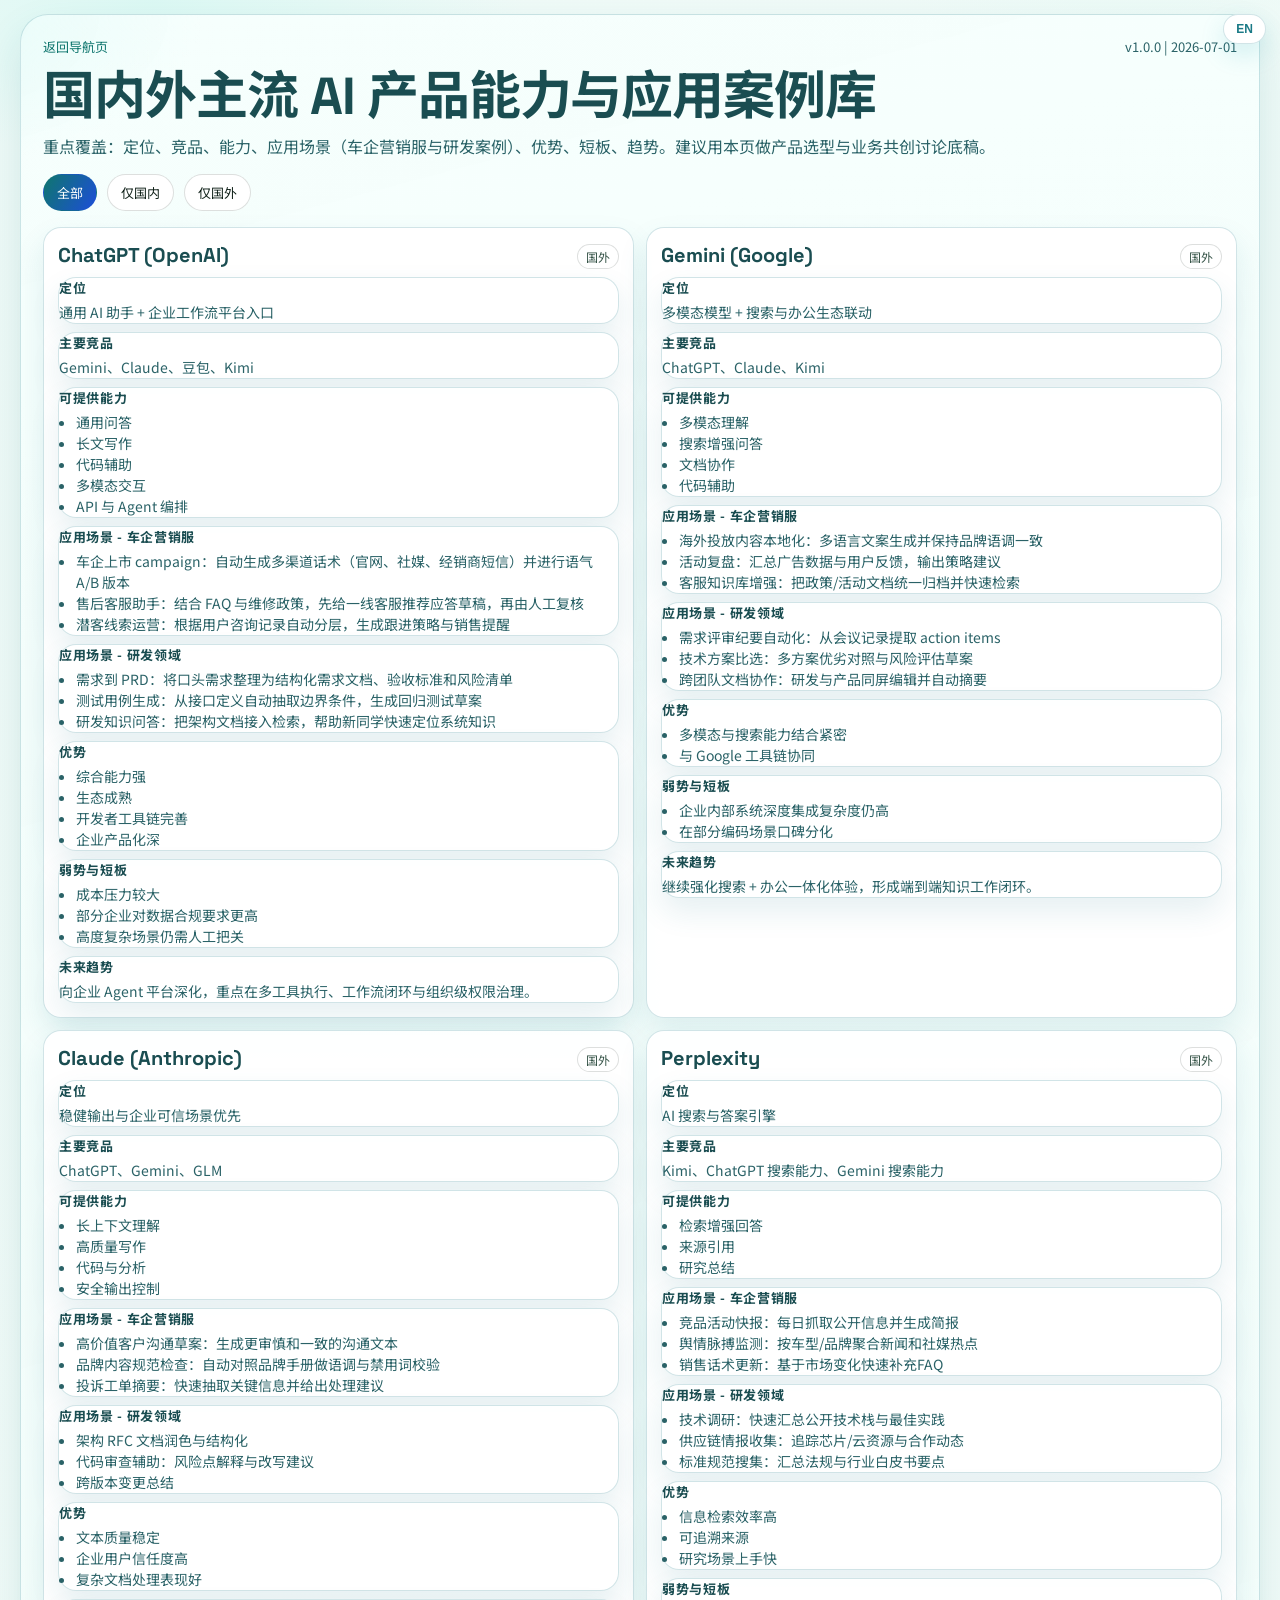
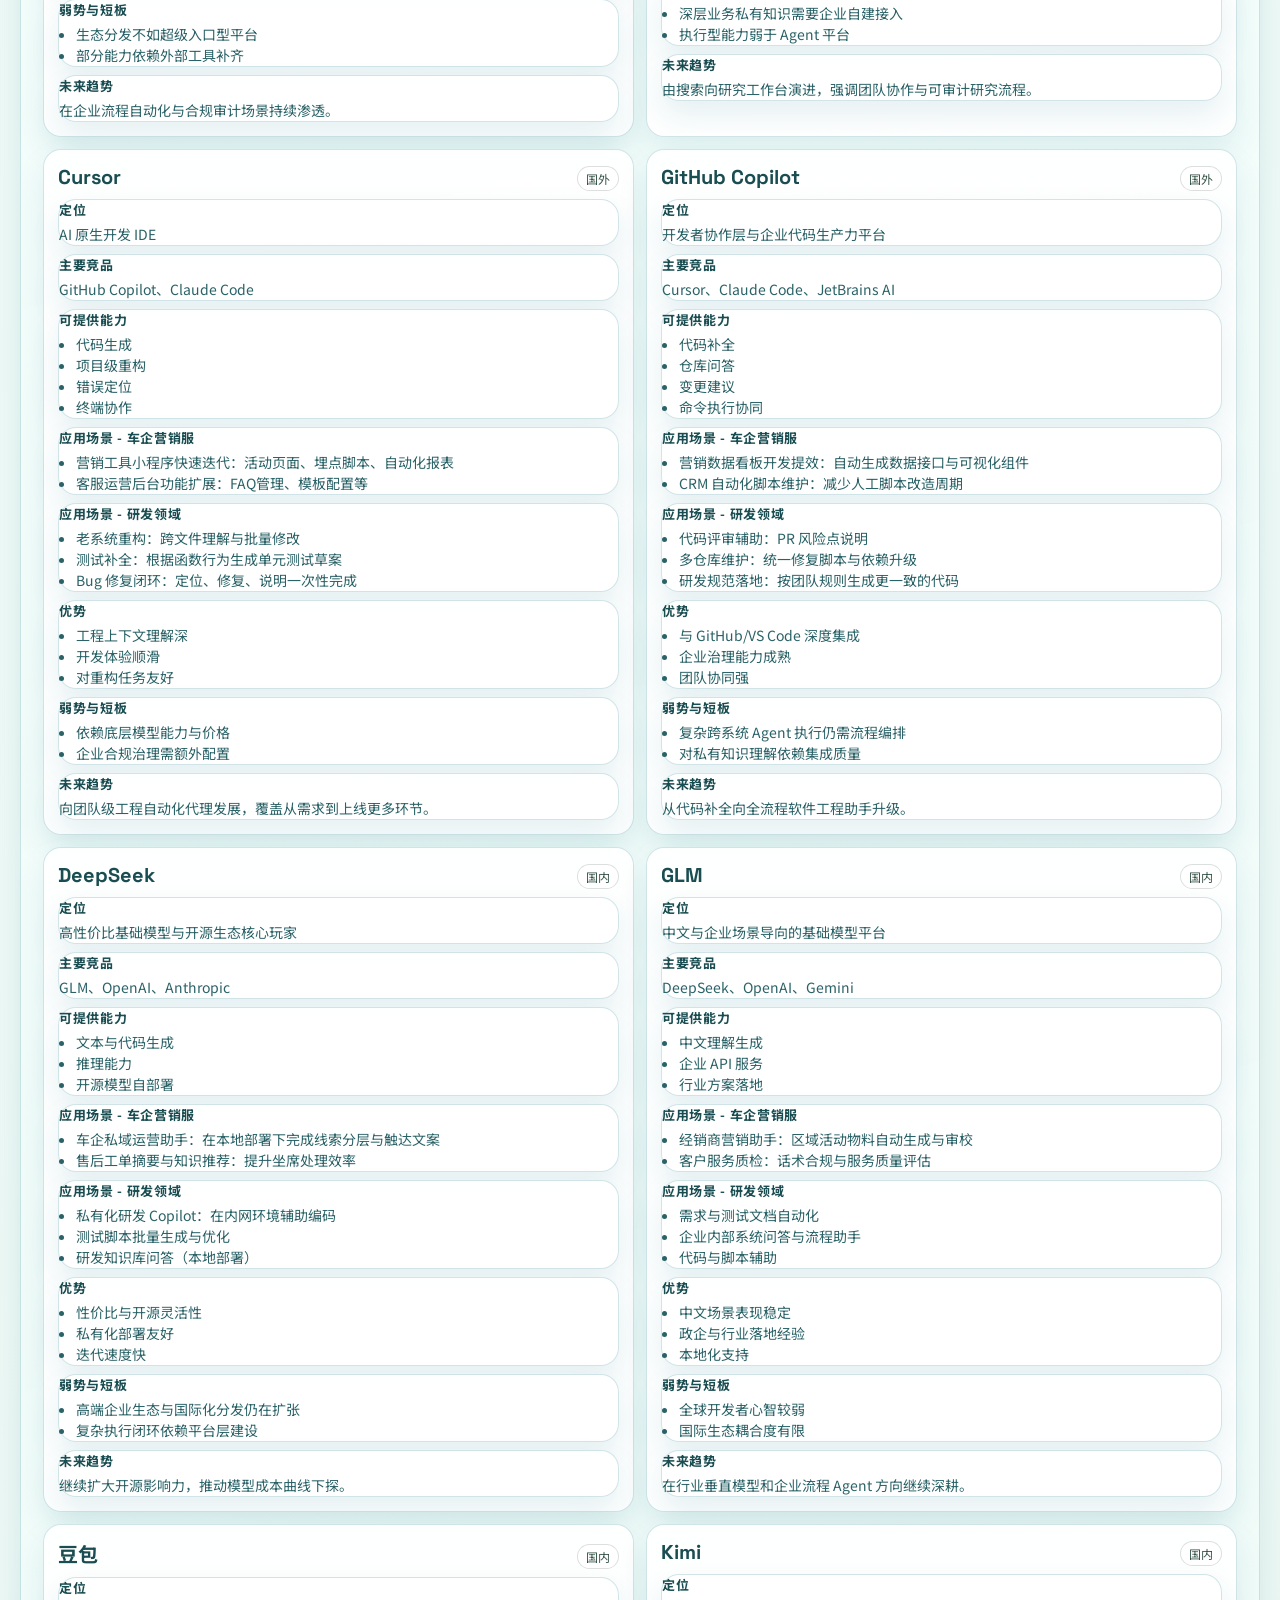
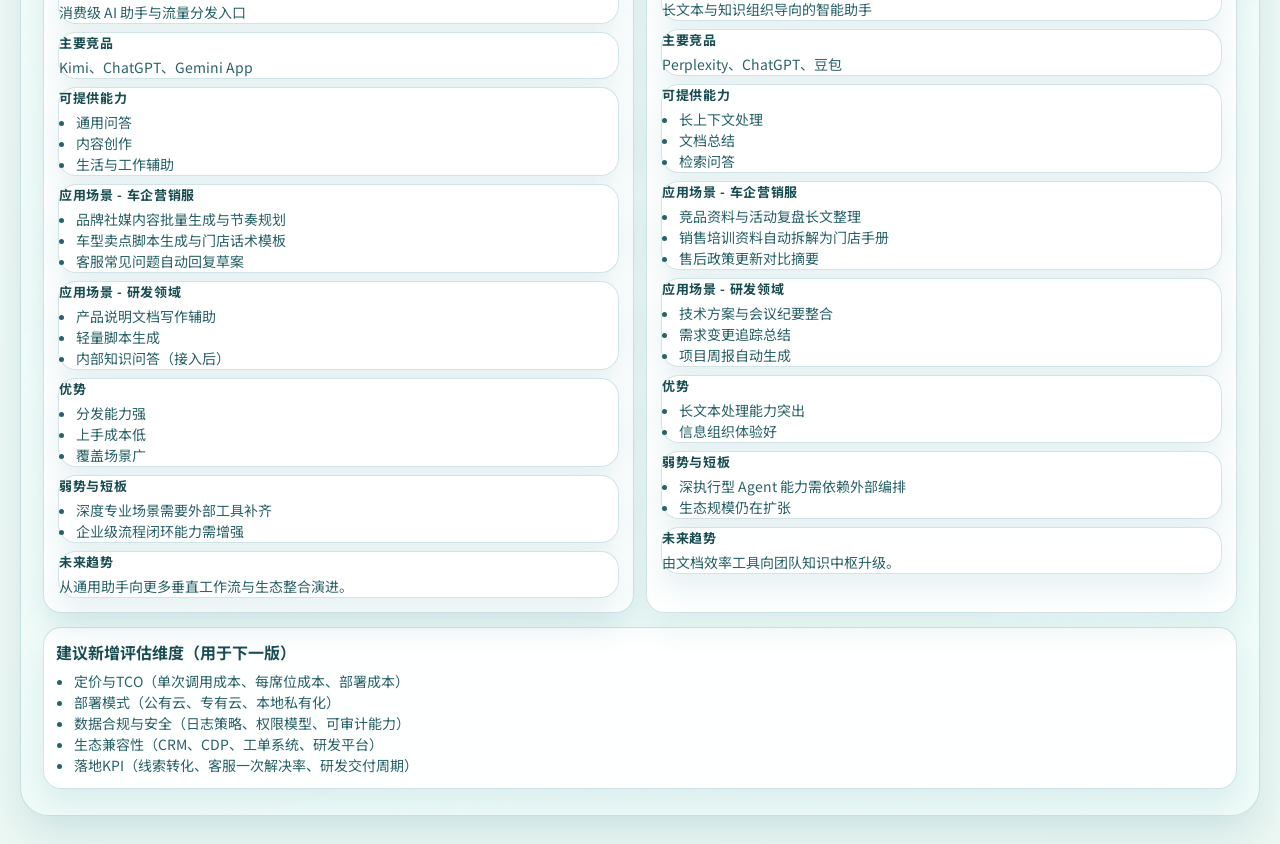
<file: products.html>
<!doctype html>
<html lang="zh-CN">
<head>
  <meta charset="utf-8" />
  <meta name="viewport" content="width=device-width, initial-scale=1" />
  <title>AI 产品能力与案例库</title>
  <link rel="preconnect" href="https://fonts.googleapis.com" />
  <link rel="preconnect" href="https://fonts.gstatic.com" crossorigin />
  <link href="https://fonts.googleapis.com/css2?family=Space+Grotesk:wght@500;700&family=Noto+Sans+SC:wght@400;500;700&display=swap" rel="stylesheet" />
  <style>
    :root {
      --bg0: #f8faf8;
      --bg1: #ecf3ef;
      --ink: #0f2018;
      --muted: #355347;
      --card: rgba(255,255,255,0.88);
      --line: rgba(15, 32, 24, 0.14);
      --brand: #0f766e;
      --brand2: #1d4ed8;
    }
    * { box-sizing: border-box; }
    body {
      margin: 0;
      color: var(--ink);
      font-family: "Noto Sans SC", sans-serif;
      background:
        radial-gradient(1100px 700px at 0% -5%, #dcefe4 0%, rgba(220,239,228,0) 58%),
        radial-gradient(900px 600px at 100% 0%, #dce8ff 0%, rgba(220,232,255,0) 55%),
        linear-gradient(165deg, var(--bg0), var(--bg1));
      min-height: 100vh;
    }
    .page {
      max-width: 1240px;
      margin: 0 auto;
      padding: 24px 18px 36px;
    }
    .top {
      display: flex;
      justify-content: space-between;
      align-items: center;
      gap: 10px;
      color: var(--muted);
      font-size: 13px;
      margin-bottom: 8px;
    }
    .top a { color: var(--brand); text-decoration: none; }
    h1 {
      margin: 0;
      font-family: "Space Grotesk", "Noto Sans SC", sans-serif;
      font-size: clamp(30px, 5vw, 52px);
      line-height: 1.08;
      letter-spacing: -0.02em;
    }
    .subtitle {
      margin: 10px 0 0;
      color: var(--muted);
      line-height: 1.6;
      font-size: 16px;
    }
    .toolbar {
      display: flex;
      flex-wrap: wrap;
      gap: 10px;
      margin: 14px 0 16px;
    }
    .btn {
      border: 1px solid var(--line);
      background: rgba(255,255,255,0.95);
      color: var(--ink);
      border-radius: 999px;
      padding: 8px 13px;
      cursor: pointer;
      font-family: "Space Grotesk", "Noto Sans SC", sans-serif;
      font-size: 13px;
    }
    .btn.active {
      border-color: transparent;
      color: #fff;
      background: linear-gradient(120deg, var(--brand), var(--brand2));
    }
    .grid {
      display: grid;
      grid-template-columns: repeat(2, minmax(0, 1fr));
      gap: 12px;
    }
    .card {
      border: 1px solid var(--line);
      border-radius: 16px;
      background: var(--card);
      padding: 14px;
    }
    .head {
      display: flex;
      justify-content: space-between;
      align-items: baseline;
      gap: 10px;
      margin-bottom: 8px;
    }
    .name {
      margin: 0;
      font-size: 20px;
      font-family: "Space Grotesk", "Noto Sans SC", sans-serif;
    }
    .region {
      font-size: 12px;
      color: var(--muted);
      border: 1px solid var(--line);
      border-radius: 999px;
      padding: 3px 8px;
      background: rgba(255,255,255,0.85);
    }
    .section { margin-top: 8px; }
    .section h3 {
      margin: 0 0 5px;
      font-size: 13px;
      text-transform: uppercase;
      letter-spacing: 0.05em;
      color: var(--muted);
    }
    .section p, .section li {
      margin: 0;
      line-height: 1.5;
      font-size: 14px;
    }
    .section ul { margin: 0; padding-left: 17px; }
    .dims {
      margin-top: 14px;
      border: 1px solid var(--line);
      border-radius: 14px;
      padding: 12px;
      background: rgba(255,255,255,0.78);
    }
    .dims h2 {
      margin: 0 0 7px;
      font-size: 16px;
      font-family: "Space Grotesk", "Noto Sans SC", sans-serif;
    }
    .dims ul { margin: 0; padding-left: 18px; }
    .dims li { line-height: 1.5; font-size: 14px; }

    @media (max-width: 980px) {
      .grid { grid-template-columns: 1fr; }
    }
  </style>
  <link rel="stylesheet" href="assets/global-ui.css" />
</head>
<body>
  <main class="page">
    <div class="top">
      <a href="index.html">返回导航页</a>
      <span id="meta"></span>
    </div>

    <h1>国内外主流 AI 产品能力与应用案例库</h1>
    <p class="subtitle">重点覆盖：定位、竞品、能力、应用场景（车企营销服与研发案例）、优势、短板、趋势。建议用本页做产品选型与业务共创讨论底稿。</p>

    <div class="toolbar">
      <button class="btn active" data-region="all" type="button">全部</button>
      <button class="btn" data-region="domestic" type="button">仅国内</button>
      <button class="btn" data-region="global" type="button">仅国外</button>
    </div>

    <section class="grid" id="grid"></section>

    <section class="dims">
      <h2>建议新增评估维度（用于下一版）</h2>
      <ul id="dims"></ul>
    </section>
  </main>

  <script>
    (function () {
      const grid = document.getElementById("grid");
      const dims = document.getElementById("dims");
      const meta = document.getElementById("meta");
      const buttons = Array.from(document.querySelectorAll(".btn[data-region]"));

      const state = {
        region: "all",
        data: null
      };

      function liList(items) {
        return (items || []).map(function (x) { return "<li>" + x + "</li>"; }).join("");
      }

      function render() {
        if (!state.data) return;
        const products = state.data.products.filter(function (p) {
          return state.region === "all" ? true : p.region === state.region;
        });

        grid.innerHTML = products.map(function (p) {
          const regionText = p.region === "domestic" ? "国内" : "国外";
          return "" +
            "<article class='card'>" +
              "<div class='head'>" +
                "<h2 class='name'>" + p.name + "</h2>" +
                "<span class='region'>" + regionText + "</span>" +
              "</div>" +
              "<section class='section'><h3>定位</h3><p>" + p.positioning + "</p></section>" +
              "<section class='section'><h3>主要竞品</h3><p>" + (p.competitors || []).join("、") + "</p></section>" +
              "<section class='section'><h3>可提供能力</h3><ul>" + liList(p.capabilities) + "</ul></section>" +
              "<section class='section'><h3>应用场景 - 车企营销服</h3><ul>" + liList(p.scenarios.marketing_service) + "</ul></section>" +
              "<section class='section'><h3>应用场景 - 研发领域</h3><ul>" + liList(p.scenarios.rd) + "</ul></section>" +
              "<section class='section'><h3>优势</h3><ul>" + liList(p.strengths) + "</ul></section>" +
              "<section class='section'><h3>弱势与短板</h3><ul>" + liList(p.weaknesses) + "</ul></section>" +
              "<section class='section'><h3>未来趋势</h3><p>" + p.trend + "</p></section>" +
            "</article>";
        }).join("");

        dims.innerHTML = liList(state.data.suggested_dimensions || []);
      }

      function wire() {
        buttons.forEach(function (btn) {
          btn.addEventListener("click", function () {
            state.region = btn.getAttribute("data-region") || "all";
            buttons.forEach(function (x) { x.classList.remove("active"); });
            btn.classList.add("active");
            render();
          });
        });
      }

      fetch("data/products.json?v=1.0.0").then(function (r) { return r.json(); }).then(function (json) {
        state.data = json;
        meta.textContent = json.meta.version + " | " + json.meta.updated;
        render();
      }).catch(function (err) {
        grid.innerHTML = "<article class='card'><p>数据加载失败：" + String(err) + "</p></article>";
      });

      wire();
    })();
  </script>
  <script src="assets/global-ui.js"></script>
</body>
</html>
</file>
<file: assets/global-ui.css>
:root {
  --vp-bg: #f2fbf8;
  --vp-ink: #1a4d51;
  --vp-muted: #2a6267;
  --vp-line: rgba(26, 122, 134, 0.2);
  --vp-panel: rgba(255, 255, 255, 0.92);
  --vp-brand-a: #1a7a86;
  --vp-brand-b: #2b98a5;
  --vp-shadow: 0 20px 42px rgba(26, 122, 134, 0.14);
}

body.vp-home-theme {
  margin: 0;
  color: #0f373a;
  background:
    radial-gradient(560px 240px at 12% 0%, rgba(218, 248, 243, 0.94), rgba(218, 248, 243, 0) 66%),
    radial-gradient(420px 220px at 88% -2%, rgba(231, 250, 245, 0.88), rgba(231, 250, 245, 0) 64%),
    linear-gradient(170deg, #effaf7 0%, var(--vp-bg) 52%, #edf8f4 100%);
}

body.vp-home-theme .page,
body.vp-home-theme .wrap,
body.vp-home-theme .container {
  width: min(1240px, calc(100% - 32px));
  margin: 14px auto 28px;
  border-radius: 28px;
  border: 1px solid var(--vp-line);
  background:
    radial-gradient(500px 240px at -12% 0%, rgba(225, 250, 247, 0.96), rgba(225, 250, 247, 0) 66%),
    linear-gradient(165deg, rgba(246, 255, 253, 0.98), rgba(239, 251, 248, 0.95));
  box-shadow: var(--vp-shadow);
  padding: 22px 22px 26px;
}

body.vp-home-theme .top,
body.vp-home-theme .topline,
body.vp-home-theme .topbar,
body.vp-home-theme .top-nav {
  display: flex;
  align-items: center;
  justify-content: space-between;
  gap: 12px;
  margin-bottom: 12px;
  color: var(--vp-muted);
}

body.vp-home-theme .card,
body.vp-home-theme .agent,
body.vp-home-theme .section,
body.vp-home-theme .lane,
body.vp-home-theme .hero,
body.vp-home-theme .dims,
body.vp-home-theme .flow,
body.vp-home-theme .checklist,
body.vp-home-theme .metrics-panel {
  border: 1px solid var(--vp-line) !important;
  border-radius: 18px !important;
  background: var(--vp-panel) !important;
  box-shadow: 0 14px 30px rgba(26, 122, 134, 0.11) !important;
}

body.vp-home-theme .btn,
body.vp-home-theme .shimai-btn,
body.vp-home-theme .tab-link,
body.vp-home-theme button,
body.vp-home-theme a.btn,
body.vp-home-theme .lang {
  border-radius: 999px;
  transition: transform 0.2s, box-shadow 0.2s, background-color 0.2s;
}

body.vp-home-theme .btn:hover,
body.vp-home-theme .shimai-btn:hover,
body.vp-home-theme .tab-link:hover,
body.vp-home-theme button:hover,
body.vp-home-theme a.btn:hover {
  transform: translateY(-1px);
  box-shadow: 0 16px 28px rgba(44, 168, 181, 0.18);
}

body.vp-home-theme h1,
body.vp-home-theme h2,
body.vp-home-theme h3 {
  color: var(--vp-ink);
}

body.vp-home-theme .subtitle,
body.vp-home-theme p,
body.vp-home-theme li {
  color: var(--vp-muted);
}

@media (max-width: 860px) {
  body.vp-home-theme .page,
  body.vp-home-theme .wrap,
  body.vp-home-theme .container {
    width: calc(100% - 20px);
    margin: 10px auto 18px;
    padding: 16px;
    border-radius: 22px;
  }
}

.vp-lang-toggle {
  position: fixed;
  top: 14px;
  right: 14px;
  z-index: 9999;
  border-radius: 999px;
  border: 1px solid var(--vp-line);
  background: #fff;
  color: var(--vp-brand-a);
  font-size: 12px;
  font-weight: 700;
  padding: 7px 12px;
  cursor: pointer;
  box-shadow: 0 10px 24px rgba(44, 168, 181, 0.18);
}

.vp-lang-toggle:hover {
  transform: translateY(-1px);
  box-shadow: 0 14px 28px rgba(44, 168, 181, 0.22);
}
</file>
